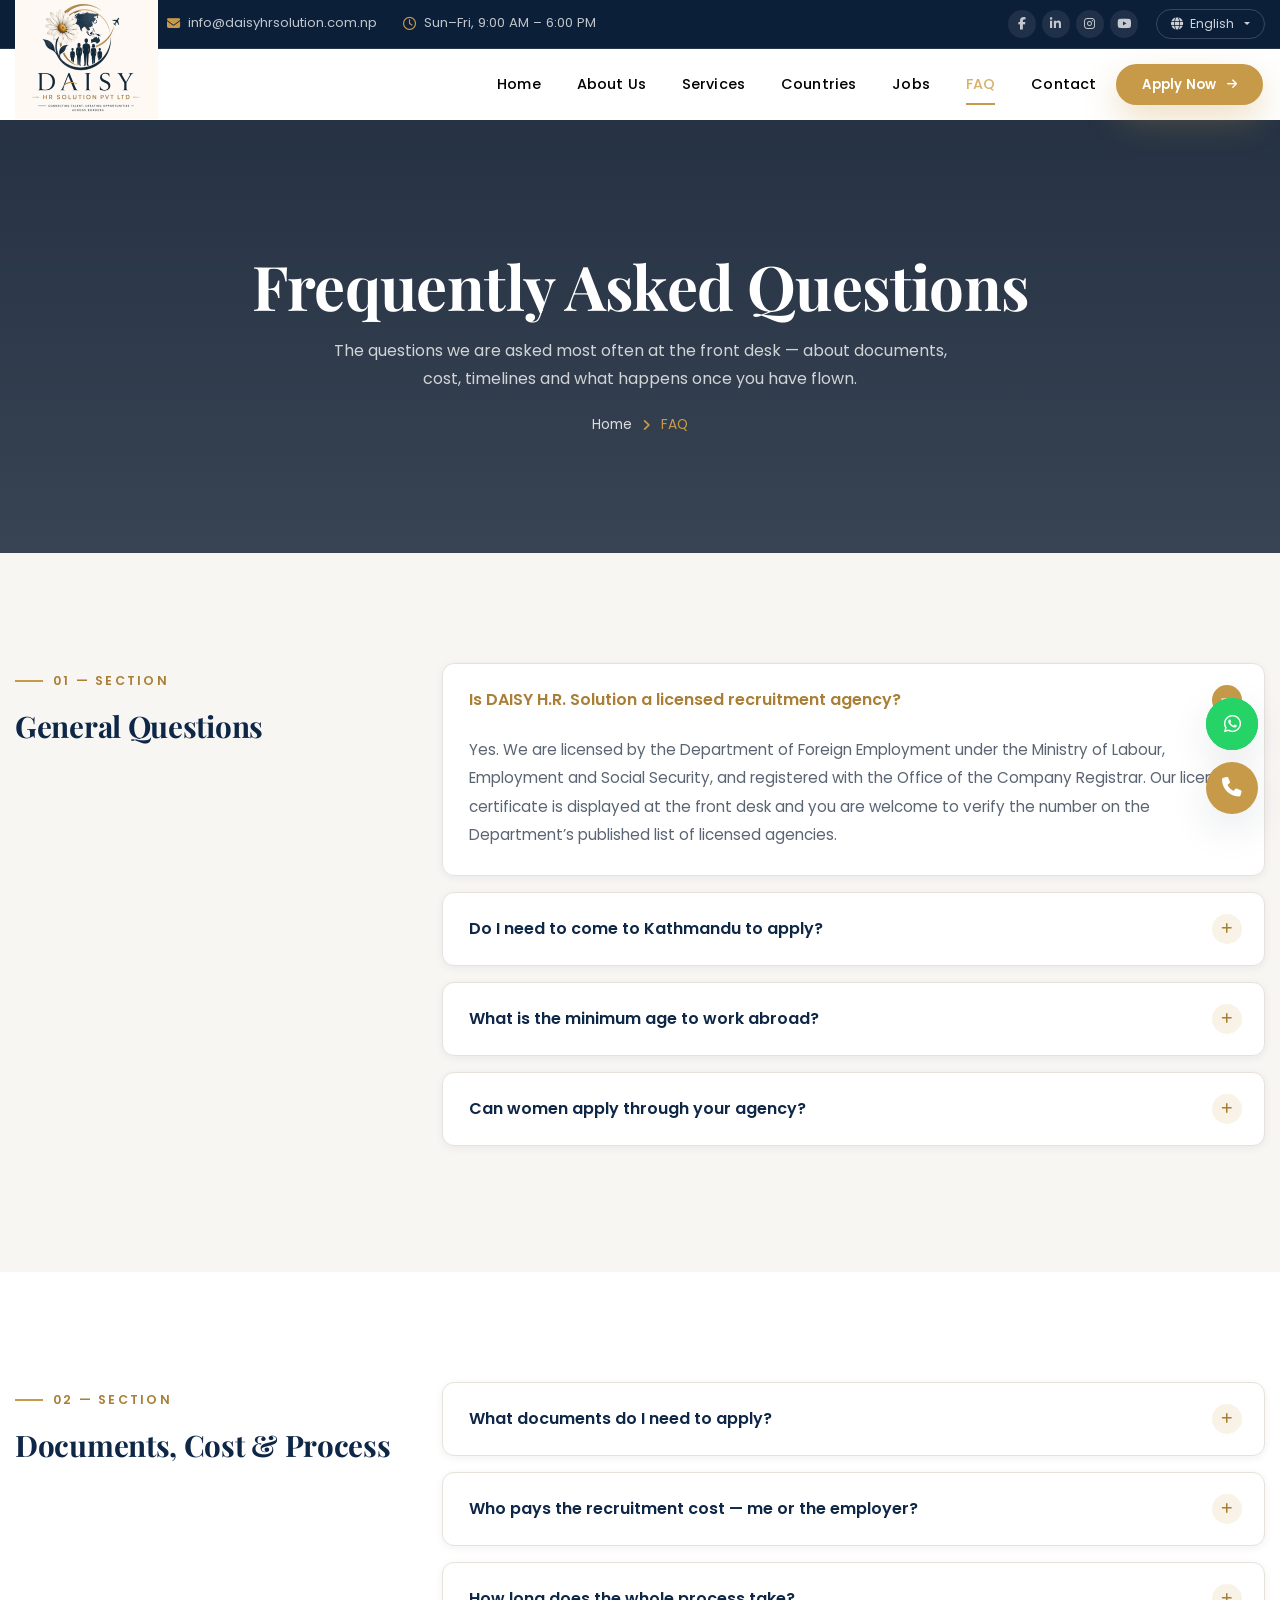
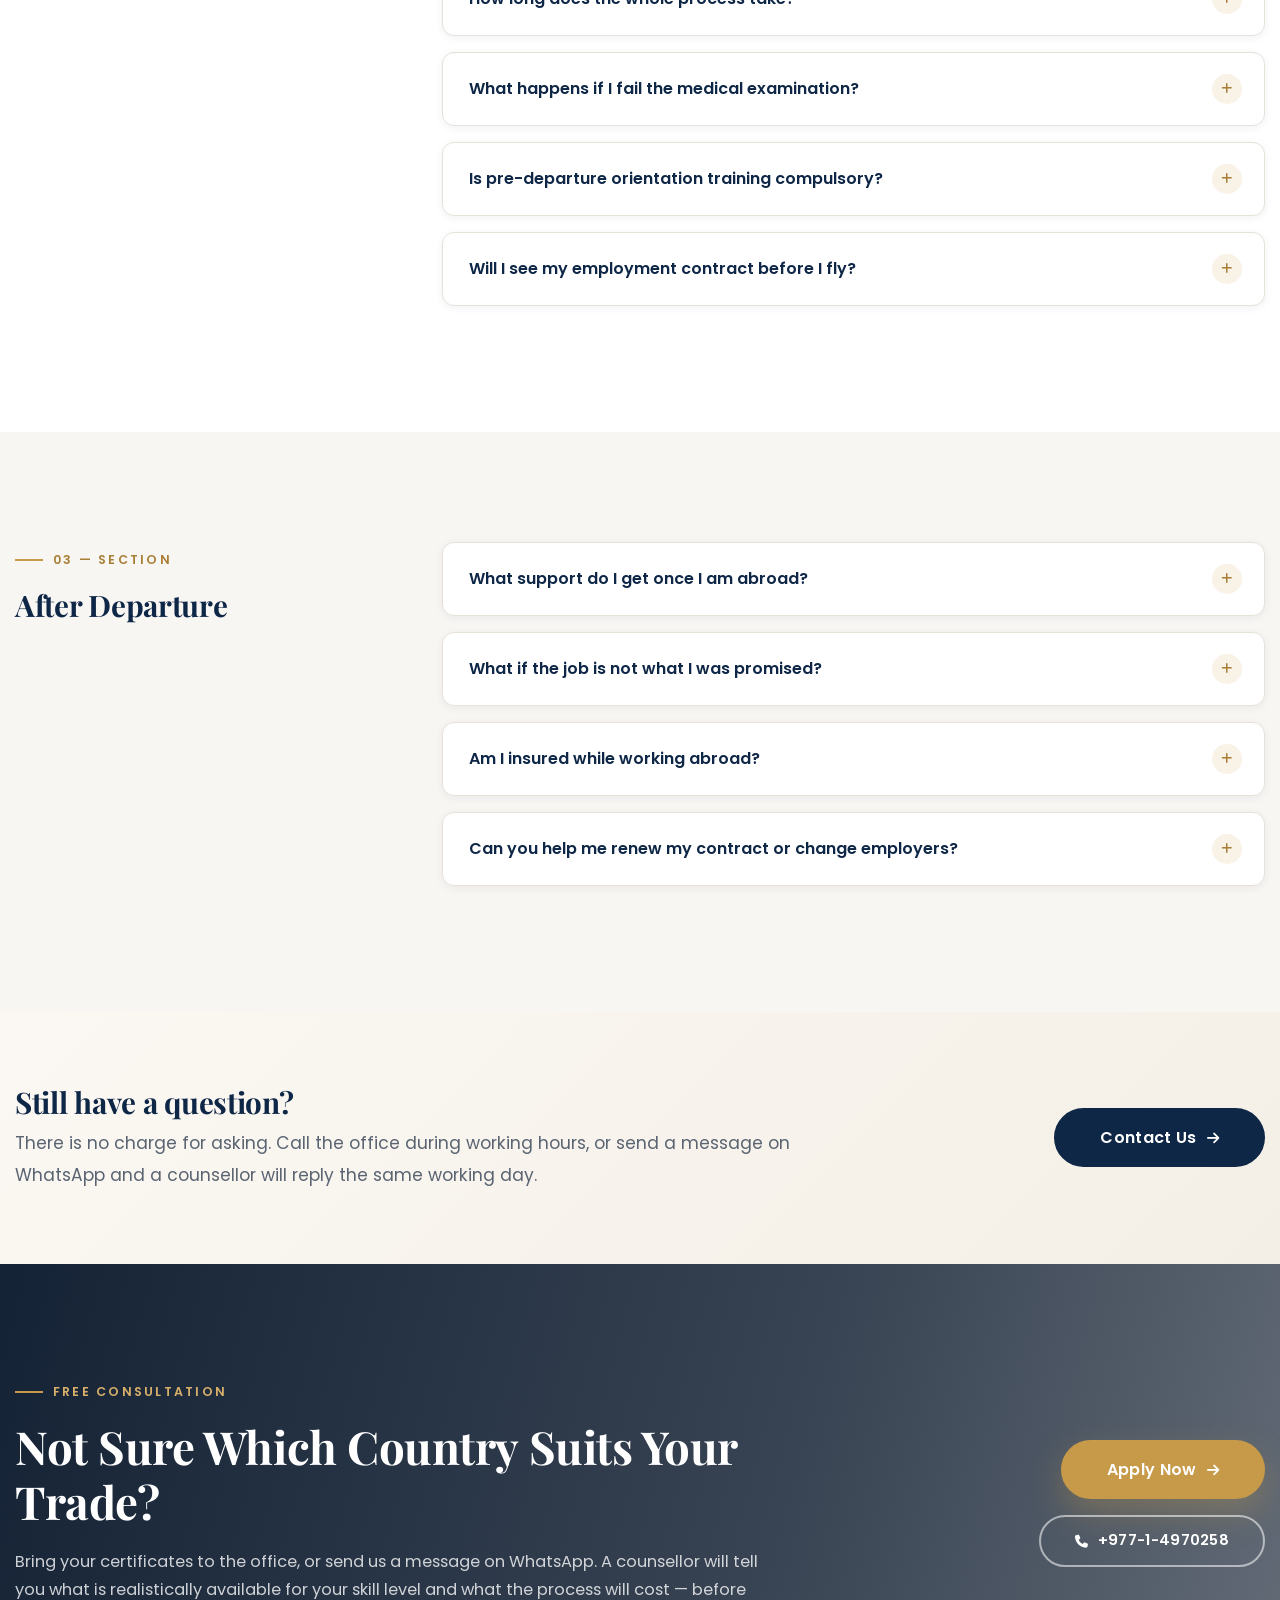
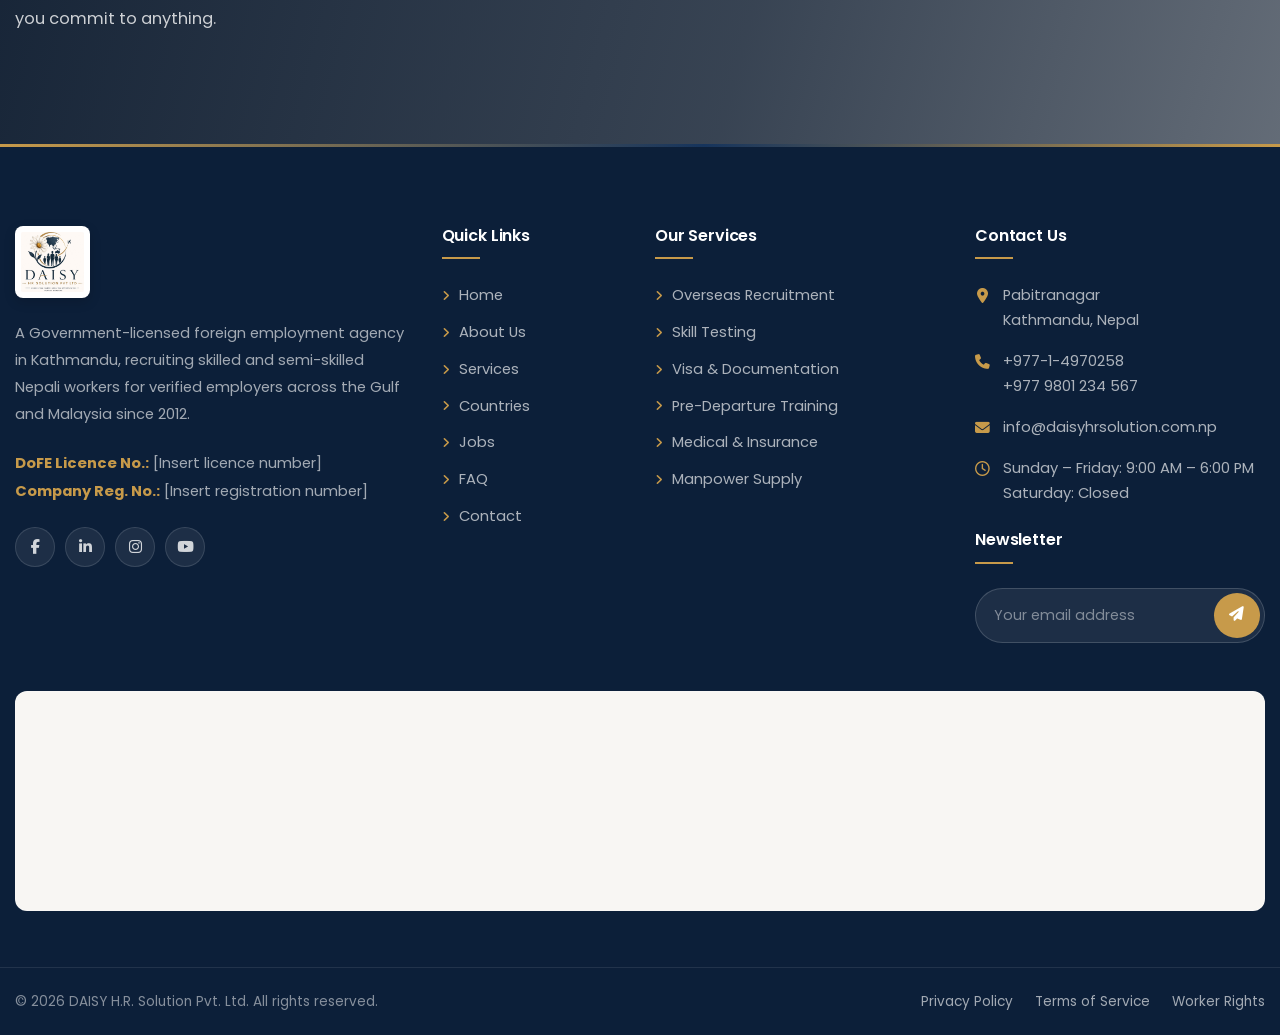
<file: faq.html>
<!DOCTYPE html>
<html lang="en">

<head>
    <!-- ==================================================================
         DAISY H.R. SOLUTION PVT. LTD. — FAQ
         Laravel target: resources/views/faq.blade.php
                         @extends('layouts.app') @section('content') …
         ================================================================== -->

    <meta charset="utf-8">
    <meta http-equiv="X-UA-Compatible" content="IE=edge">
    <meta name="viewport" content="width=device-width, initial-scale=1, shrink-to-fit=no">

    <title>Frequently Asked Questions — Foreign Employment from Nepal | DAISY H.R. Solution</title>
    <meta name="description"
        content="Answers to the questions Nepali workers ask most about going abroad: documents, cost, medical, orientation training, contracts, insurance and support after departure.">
    <meta name="author" content="DAISY H.R. Solution Pvt. Ltd.">
    <meta name="robots" content="index, follow">
    <link rel="canonical" href="https://www.daisyhrsolution.com.np/faq.html">

    <!-- Open Graph -->
    <meta property="og:type" content="website">
    <meta property="og:site_name" content="DAISY H.R. Solution Pvt. Ltd.">
    <meta property="og:title"
        content="Frequently Asked Questions — Foreign Employment from Nepal | DAISY H.R. Solution">
    <meta property="og:description"
        content="Answers to the questions Nepali workers ask most about going abroad: documents, cost, medical, orientation training, contracts, insurance and support after departure.">
    <meta property="og:url" content="https://www.daisyhrsolution.com.np/faq.html">
    <meta property="og:image"
        content="https://images.unsplash.com/photo-1516321318423-f06f85e504b3?auto=format&fit=crop&w=1600&q=80">
    <meta property="og:locale" content="en_US">

    <!-- Twitter -->
    <meta name="twitter:card" content="summary_large_image">
    <meta name="twitter:title"
        content="Frequently Asked Questions — Foreign Employment from Nepal | DAISY H.R. Solution">
    <meta name="twitter:description"
        content="Answers to the questions Nepali workers ask most about going abroad: documents, cost, medical, orientation training, contracts, insurance and support after departure.">
    <meta name="twitter:image"
        content="https://images.unsplash.com/photo-1516321318423-f06f85e504b3?auto=format&fit=crop&w=1600&q=80">

    <meta name="theme-color" content="#0F2747">
    <link rel="icon" type="image/svg+xml" href="assets/images/logo.jpeg">

    <!-- Fonts -->
    <link rel="preconnect" href="https://fonts.googleapis.com">
    <link rel="preconnect" href="https://fonts.gstatic.com" crossorigin>
    <link
        href="https://fonts.googleapis.com/css2?family=Playfair+Display:wght@500;600;700&family=Poppins:wght@300;400;500;600;700&display=swap"
        rel="stylesheet">

    <!-- Icons -->
    <link rel="stylesheet" href="https://cdnjs.cloudflare.com/ajax/libs/font-awesome/6.5.2/css/all.min.css"
        integrity="sha512-SnH5WK+bZxgPHs44uWIX+LLJAJ9/2PkPKZ5QiAj6Ta86w+fsb2TkcmfRyVX3pBnMFcV7oQPJkl9QevSCWr3W6A=="
        crossorigin="anonymous" referrerpolicy="no-referrer">

    <!-- Vendor styles -->
    <link rel="stylesheet" href="assets/css/bootstrap.min.css">
    <link rel="stylesheet" href="assets/css/slick.css">
    <link rel="stylesheet" href="assets/css/slick-theme.css">
    <link rel="stylesheet" href="assets/css/aos.css">

    <!-- Project styles (always last so it can override vendors) -->
    <link rel="stylesheet" href="assets/css/style.css">

    <!-- Breadcrumb structured data -->

</head>

<body>

    <a class="skip-link" href="#main-content">Skip to main content</a>

    <!-- ======================================================================
     PRELOADER
     ====================================================================== -->
    <div class="preloader js-preloader" role="status" aria-label="Loading">
        <div class="preloader__spinner"></div>
    </div>


    <div class="site-top site-top--solid">

        <!-- ======================================================================
     TOP BAR
     Laravel: @include('partials.topbar')
     ====================================================================== -->
        <div class="topbar d-none d-md-block">
            <div class="container">
                <div class="row align-items-center">
                    <div class="col-lg-8 col-md-7">
                        <ul class="topbar__list">
                            <li class="topbar__item">
                                <i class="fa-solid fa-phone" aria-hidden="true"></i>
                                <a href="tel:+97714970258">+977-1-4970258</a>
                            </li>
                            <li class="topbar__item">
                                <i class="fa-solid fa-envelope" aria-hidden="true"></i>
                                <a href="mailto:info@daisyhrsolution.com.np">info@daisyhrsolution.com.np</a>
                            </li>
                            <li class="topbar__item d-none d-lg-inline-flex">
                                <i class="fa-regular fa-clock" aria-hidden="true"></i>
                                <span>Sun&ndash;Fri, 9:00 AM &ndash; 6:00 PM</span>
                            </li>
                        </ul>
                    </div>
                    <div class="col-lg-4 col-md-5">
                        <ul class="topbar__list topbar__list--right">
                            <li class="topbar__social">
                                <a href="https://www.facebook.com/daisyhrsolution" target="_blank" rel="noopener"
                                    aria-label="DAISY H.R. Solution on Facebook"><i class="fa-brands fa-facebook-f"
                                        aria-hidden="true"></i></a>
                                <a href="https://www.linkedin.com/company/daisyhrsolution" target="_blank"
                                    rel="noopener" aria-label="DAISY H.R. Solution on LinkedIn"><i
                                        class="fa-brands fa-linkedin-in" aria-hidden="true"></i></a>
                                <a href="https://www.instagram.com/daisyhrsolution" target="_blank" rel="noopener"
                                    aria-label="DAISY H.R. Solution on Instagram"><i class="fa-brands fa-instagram"
                                        aria-hidden="true"></i></a>
                                <a href="https://www.youtube.com/@daisyhrsolution" target="_blank" rel="noopener"
                                    aria-label="DAISY H.R. Solution on YouTube"><i class="fa-brands fa-youtube"
                                        aria-hidden="true"></i></a>
                            </li>
                            <li class="topbar__lang dropdown">
                                <button class="dropdown-toggle" type="button" id="languageMenu" data-toggle="dropdown"
                                    aria-haspopup="true" aria-expanded="false">
                                    <i class="fa-solid fa-globe" aria-hidden="true"></i> English
                                </button>
                                <div class="dropdown-menu dropdown-menu-right" aria-labelledby="languageMenu">
                                    <a class="dropdown-item is-active" href="#">English</a>
                                    <a class="dropdown-item" href="#">&#2344;&#2375;&#2346;&#2366;&#2354;&#2368;
                                        (Nepali)</a>
                                    <a class="dropdown-item" href="#">&#1575;&#1604;&#1593;&#1585;&#1576;&#1610;&#1577;
                                        (Arabic)</a>
                                </div>
                            </li>
                        </ul>
                    </div>
                </div>
            </div>
        </div>

        <!-- ======================================================================
     HEADER / NAVIGATION
     Laravel: @include('partials.header') → @include('partials.navbar')
     ====================================================================== -->
        <header class="site-header site-header--solid js-header">
            <div class="container">
                <nav class="navbar navbar-expand-lg navbar-daisy js-navbar p-0" aria-label="Main navigation">

                    <a class="navbar-brand" href="index.html">
                        <img src="assets/images/logo.jpeg" alt="DAISY H.R. Solution Pvt. Ltd." class="brand-logo--light"
                            width="71" height="68">
                        <img src="assets/images/logo.jpeg" alt="DAISY H.R. Solution Pvt. Ltd." class="brand-logo--dark"
                            width="71" height="68">
                    </a>

                    <button class="navbar-toggler" type="button" data-toggle="collapse" data-target="#mainNav"
                        aria-controls="mainNav" aria-expanded="false" aria-label="Toggle navigation">
                        <i class="fa-solid fa-bars" aria-hidden="true"></i>
                    </button>

                    <div class="collapse navbar-collapse justify-content-end" id="mainNav">
                        <ul class="navbar-nav align-items-lg-center">
                            <li class="nav-item"><a class="nav-link" href="index.html">Home</a></li>
                            <li class="nav-item"><a class="nav-link" href="about.html">About Us</a></li>

                            <li class="nav-item dropdown">
                                <a class="nav-link dropdown-toggle" href="services.html" id="servicesDropdown"
                                    role="button" data-toggle="dropdown" aria-haspopup="true"
                                    aria-expanded="false">Services</a>
                                <div class="dropdown-menu" aria-labelledby="servicesDropdown">
                                    <a class="dropdown-item" href="services.html#recruitment">Overseas Recruitment</a>
                                    <a class="dropdown-item" href="services.html#skill-testing">Skill Testing &amp;
                                        Trade Verification</a>
                                    <a class="dropdown-item" href="services.html#documentation">Documentation &amp; Visa
                                        Processing</a>
                                    <a class="dropdown-item" href="services.html#orientation">Pre-Departure
                                        Orientation</a>
                                    <a class="dropdown-item" href="services.html#medical">Medical &amp; Insurance</a>
                                    <a class="dropdown-item" href="services.html#employers">Manpower Supply for
                                        Employers</a>
                                </div>
                            </li>

                            <li class="nav-item dropdown">
                                <a class="nav-link dropdown-toggle" href="countries.html" id="countriesDropdown"
                                    role="button" data-toggle="dropdown" aria-haspopup="true"
                                    aria-expanded="false">Countries</a>
                                <div class="dropdown-menu" aria-labelledby="countriesDropdown">
                                    <a class="dropdown-item" href="countries.html#qatar">Qatar</a>
                                    <a class="dropdown-item" href="countries.html#saudi-arabia">Saudi Arabia</a>
                                    <a class="dropdown-item" href="countries.html#uae">United Arab Emirates</a>
                                    <a class="dropdown-item" href="countries.html#kuwait">Kuwait</a>
                                    <a class="dropdown-item" href="countries.html#malaysia">Malaysia</a>
                                    <a class="dropdown-item" href="countries.html#oman">Oman</a>
                                    <a class="dropdown-item" href="countries.html#bahrain">Bahrain</a>
                                </div>
                            </li>

                            <li class="nav-item"><a class="nav-link" href="jobs.html">Jobs</a></li>
                            <li class="nav-item active"><a class="nav-link" href="faq.html">FAQ</a></li>
                            <li class="nav-item"><a class="nav-link" href="contact.html">Contact</a></li>

                            <li class="nav-item navbar-cta">
                                <a href="contact.html#apply" class="btn-daisy btn-gold btn-sm-daisy">
                                    Apply Now <i class="fa-solid fa-arrow-right" aria-hidden="true"></i>
                                </a>
                            </li>
                        </ul>
                    </div>
                </nav>
            </div>
        </header>
    </div><!-- /.site-top -->

    <main id="main-content">

        <!-- ======================================================================
     PAGE HERO
     Laravel: @include('partials.page-hero', ['title' => …, 'image' => …])
     ====================================================================== -->
        <section class="page-hero bg-cover"
            style="background-image:url('https://images.unsplash.com/photo-1516321318423-f06f85e504b3?auto=format&fit=crop&w=1600&q=80');"
            aria-label="Page heading">
            <div class="container page-hero__inner">
                <h1 class="page-hero__title" data-aos="fade-up">Frequently Asked Questions</h1>
                <p class="page-hero__text" data-aos="fade-up" data-aos-delay="100">The questions we are asked most often
                    at the front desk — about documents, cost, timelines and what happens once you have flown.</p>
                <nav aria-label="Breadcrumb">
                    <ol class="breadcrumb-daisy" data-aos="fade-up" data-aos-delay="200">
                        <li><a href="index.html">Home</a></li>
                        <li class="is-current" aria-current="page">FAQ</li>
                    </ol>
                </nav>
            </div>
        </section>


        <section class="section bg-cream" id="general">
            <div class="container">
                <div class="row">
                    <div class="col-lg-4 mb-4 mb-lg-0" data-aos="fade-right">
                        <div class="section-head mb-0">
                            <span class="section-eyebrow">01 &mdash; Section</span>
                            <h2 class="section-title h3">General Questions</h2>
                        </div>
                    </div>
                    <div class="col-lg-8" data-aos="fade-left">
                        <div class="faq-accordion" id="acc-general">
                            <div class="card">
                                <div class="card-header" id="head-general0">
                                    <button class="faq-btn" type="button" data-toggle="collapse"
                                        data-target="#panel-general0" aria-expanded="true"
                                        aria-controls="panel-general0">
                                        Is DAISY H.R. Solution a licensed recruitment agency?
                                    </button>
                                </div>
                                <div id="panel-general0" class="collapse show" aria-labelledby="head-general0"
                                    data-parent="#acc-general">
                                    <div class="card-body">Yes. We are licensed by the Department of Foreign Employment
                                        under the Ministry of Labour, Employment and Social Security, and registered
                                        with the Office of the Company Registrar. Our licence certificate is displayed
                                        at the front desk and you are welcome to verify the number on the
                                        Department&rsquo;s published list of licensed agencies.</div>
                                </div>
                            </div>
                            <div class="card">
                                <div class="card-header" id="head-general1">
                                    <button class="faq-btn collapsed" type="button" data-toggle="collapse"
                                        data-target="#panel-general1" aria-expanded="false"
                                        aria-controls="panel-general1">
                                        Do I need to come to Kathmandu to apply?
                                    </button>
                                </div>
                                <div id="panel-general1" class="collapse" aria-labelledby="head-general1"
                                    data-parent="#acc-general">
                                    <div class="card-body">For the first consultation, no &mdash; you can call or send
                                        your documents on WhatsApp. But the trade test, the employer interview, the
                                        medical examination and the orientation class all take place in the Kathmandu
                                        valley, so plan for at least two visits before departure.</div>
                                </div>
                            </div>
                            <div class="card">
                                <div class="card-header" id="head-general2">
                                    <button class="faq-btn collapsed" type="button" data-toggle="collapse"
                                        data-target="#panel-general2" aria-expanded="false"
                                        aria-controls="panel-general2">
                                        What is the minimum age to work abroad?
                                    </button>
                                </div>
                                <div id="panel-general2" class="collapse" aria-labelledby="head-general2"
                                    data-parent="#acc-general">
                                    <div class="card-body">You must be at least 18 years old for most destinations, and
                                        some employers and countries set a higher minimum for particular trades. Certain
                                        roles also have upper age limits set by the employer, usually between 45 and 50.
                                    </div>
                                </div>
                            </div>
                            <div class="card">
                                <div class="card-header" id="head-general3">
                                    <button class="faq-btn collapsed" type="button" data-toggle="collapse"
                                        data-target="#panel-general3" aria-expanded="false"
                                        aria-controls="panel-general3">
                                        Can women apply through your agency?
                                    </button>
                                </div>
                                <div id="panel-general3" class="collapse" aria-labelledby="head-general3"
                                    data-parent="#acc-general">
                                    <div class="card-body">Yes, for job categories and destinations permitted under
                                        current Nepali regulations, primarily in hospitality, housekeeping, retail and
                                        factory work. We explain the applicable rules and the specific employer&rsquo;s
                                        accommodation and safety arrangements before any female candidate commits to a
                                        job order.</div>
                                </div>
                            </div>
                        </div>
                    </div>
                </div>
            </div>
        </section>


        <section class="section bg-white" id="documents">
            <div class="container">
                <div class="row">
                    <div class="col-lg-4 mb-4 mb-lg-0" data-aos="fade-right">
                        <div class="section-head mb-0">
                            <span class="section-eyebrow">02 &mdash; Section</span>
                            <h2 class="section-title h3">Documents, Cost &amp; Process</h2>
                        </div>
                    </div>
                    <div class="col-lg-8" data-aos="fade-left">
                        <div class="faq-accordion" id="acc-documents">
                            <div class="card">
                                <div class="card-header" id="head-documents0">
                                    <button class="faq-btn collapsed" type="button" data-toggle="collapse"
                                        data-target="#panel-documents0" aria-expanded="false"
                                        aria-controls="panel-documents0">
                                        What documents do I need to apply?
                                    </button>
                                </div>
                                <div id="panel-documents0" class="collapse" aria-labelledby="head-documents0"
                                    data-parent="#acc-documents">
                                    <div class="card-body">A Nepali passport valid for at least six months, your
                                        citizenship certificate, passport-size photographs on a white background, and
                                        any trade certificates or experience letters you hold. Technical certificates
                                        matter &mdash; they directly affect the grade and salary an employer will offer
                                        you.</div>
                                </div>
                            </div>
                            <div class="card">
                                <div class="card-header" id="head-documents1">
                                    <button class="faq-btn collapsed" type="button" data-toggle="collapse"
                                        data-target="#panel-documents1" aria-expanded="false"
                                        aria-controls="panel-documents1">
                                        Who pays the recruitment cost &mdash; me or the employer?
                                    </button>
                                </div>
                                <div id="panel-documents1" class="collapse" aria-labelledby="head-documents1"
                                    data-parent="#acc-documents">
                                    <div class="card-body">For most job orders we accept, the employer bears the visa,
                                        air ticket and recruitment cost. Where a service charge is legally payable by
                                        the worker, it stays within the ceiling fixed by the Government of Nepal and you
                                        receive an official numbered receipt. If anyone asks you for money outside our
                                        office counter, report it to us immediately.</div>
                                </div>
                            </div>
                            <div class="card">
                                <div class="card-header" id="head-documents2">
                                    <button class="faq-btn collapsed" type="button" data-toggle="collapse"
                                        data-target="#panel-documents2" aria-expanded="false"
                                        aria-controls="panel-documents2">
                                        How long does the whole process take?
                                    </button>
                                </div>
                                <div id="panel-documents2" class="collapse" aria-labelledby="head-documents2"
                                    data-parent="#acc-documents">
                                    <div class="card-body">Usually 30 to 60 days from selection to departure. The
                                        medical takes three to seven days, visa stamping depends on the destination
                                        embassy, and the labour permit is normally issued within a week of a complete
                                        file. Festival periods and destination-country holidays can extend this.</div>
                                </div>
                            </div>
                            <div class="card">
                                <div class="card-header" id="head-documents3">
                                    <button class="faq-btn collapsed" type="button" data-toggle="collapse"
                                        data-target="#panel-documents3" aria-expanded="false"
                                        aria-controls="panel-documents3">
                                        What happens if I fail the medical examination?
                                    </button>
                                </div>
                                <div id="panel-documents3" class="collapse" aria-labelledby="head-documents3"
                                    data-parent="#acc-documents">
                                    <div class="card-body">A medically unfit result is usually specific to one
                                        condition, and in many cases it can be treated and re-tested. We tell you
                                        exactly what the report said, arrange a re-medical where the condition allows
                                        it, and do not charge you again for our own service if the file has to be
                                        restarted.</div>
                                </div>
                            </div>
                            <div class="card">
                                <div class="card-header" id="head-documents4">
                                    <button class="faq-btn collapsed" type="button" data-toggle="collapse"
                                        data-target="#panel-documents4" aria-expanded="false"
                                        aria-controls="panel-documents4">
                                        Is pre-departure orientation training compulsory?
                                    </button>
                                </div>
                                <div id="panel-documents4" class="collapse" aria-labelledby="head-documents4"
                                    data-parent="#acc-documents">
                                    <div class="card-body">Yes. Every worker leaving Nepal for foreign employment must
                                        complete the approved orientation programme and hold the certificate before a
                                        labour permit is issued. We book your class at a registered training institute
                                        and confirm the schedule with you in advance.</div>
                                </div>
                            </div>
                            <div class="card">
                                <div class="card-header" id="head-documents5">
                                    <button class="faq-btn collapsed" type="button" data-toggle="collapse"
                                        data-target="#panel-documents5" aria-expanded="false"
                                        aria-controls="panel-documents5">
                                        Will I see my employment contract before I fly?
                                    </button>
                                </div>
                                <div id="panel-documents5" class="collapse" aria-labelledby="head-documents5"
                                    data-parent="#acc-documents">
                                    <div class="card-body">Always. You receive a copy of the contract showing the
                                        employer, job title, basic salary, overtime terms, contract period,
                                        accommodation and food arrangements &mdash; and we go through it with you in
                                        Nepali before you sign anything.</div>
                                </div>
                            </div>
                        </div>
                    </div>
                </div>
            </div>
        </section>


        <section class="section bg-cream" id="after">
            <div class="container">
                <div class="row">
                    <div class="col-lg-4 mb-4 mb-lg-0" data-aos="fade-right">
                        <div class="section-head mb-0">
                            <span class="section-eyebrow">03 &mdash; Section</span>
                            <h2 class="section-title h3">After Departure</h2>
                        </div>
                    </div>
                    <div class="col-lg-8" data-aos="fade-left">
                        <div class="faq-accordion" id="acc-after">
                            <div class="card">
                                <div class="card-header" id="head-after0">
                                    <button class="faq-btn collapsed" type="button" data-toggle="collapse"
                                        data-target="#panel-after0" aria-expanded="false" aria-controls="panel-after0">
                                        What support do I get once I am abroad?
                                    </button>
                                </div>
                                <div id="panel-after0" class="collapse" aria-labelledby="head-after0"
                                    data-parent="#acc-after">
                                    <div class="card-body">You leave with the name and direct number of a support
                                        contact in our Kathmandu office. That person keeps your contract on file and
                                        takes up problems with the employer directly &mdash; salary delays, roster
                                        changes, accommodation issues or documentation renewals.</div>
                                </div>
                            </div>
                            <div class="card">
                                <div class="card-header" id="head-after1">
                                    <button class="faq-btn collapsed" type="button" data-toggle="collapse"
                                        data-target="#panel-after1" aria-expanded="false" aria-controls="panel-after1">
                                        What if the job is not what I was promised?
                                    </button>
                                </div>
                                <div id="panel-after1" class="collapse" aria-labelledby="head-after1"
                                    data-parent="#acc-after">
                                    <div class="card-body">Contact our support desk first. The contract you signed is on
                                        file here and we raise the discrepancy with the employer. If it is not resolved,
                                        we help you file a complaint with the Department of Foreign Employment and,
                                        where applicable, claim through the Foreign Employment Welfare Fund and your
                                        insurance policy.</div>
                                </div>
                            </div>
                            <div class="card">
                                <div class="card-header" id="head-after2">
                                    <button class="faq-btn collapsed" type="button" data-toggle="collapse"
                                        data-target="#panel-after2" aria-expanded="false" aria-controls="panel-after2">
                                        Am I insured while working abroad?
                                    </button>
                                </div>
                                <div id="panel-after2" class="collapse" aria-labelledby="head-after2"
                                    data-parent="#acc-after">
                                    <div class="card-body">Yes. Foreign employment insurance is mandatory and is
                                        arranged before your labour permit is issued. You are also registered with the
                                        Foreign Employment Welfare Fund, which supports workers and their families in
                                        cases of serious illness, injury, death or emergency repatriation.</div>
                                </div>
                            </div>
                            <div class="card">
                                <div class="card-header" id="head-after3">
                                    <button class="faq-btn collapsed" type="button" data-toggle="collapse"
                                        data-target="#panel-after3" aria-expanded="false" aria-controls="panel-after3">
                                        Can you help me renew my contract or change employers?
                                    </button>
                                </div>
                                <div id="panel-after3" class="collapse" aria-labelledby="head-after3"
                                    data-parent="#acc-after">
                                    <div class="card-body">We assist returning workers with contract renewals and with
                                        new placements when a contract ends. Changing employers while abroad is governed
                                        by the destination country&rsquo;s labour law, so speak to us before signing
                                        anything or leaving your current workplace.</div>
                                </div>
                            </div>
                        </div>
                    </div>
                </div>
            </div>
        </section>


        <!-- ======================================================================
     STILL HAVE QUESTIONS
     ====================================================================== -->
        <section class="section-sm bg-soft-gold">
            <div class="container">
                <div class="row align-items-center">
                    <div class="col-lg-8 mb-4 mb-lg-0" data-aos="fade-right">
                        <h2 class="h3 mb-2">Still have a question?</h2>
                        <p class="lead-text mb-0">
                            There is no charge for asking. Call the office during working hours, or send a
                            message on WhatsApp and a counsellor will reply the same working day.
                        </p>
                    </div>
                    <div class="col-lg-4 text-lg-right" data-aos="fade-left">
                        <a href="contact.html" class="btn-daisy btn-navy btn-lg-daisy">
                            Contact Us <i class="fa-solid fa-arrow-right" aria-hidden="true"></i>
                        </a>
                    </div>
                </div>
            </div>
        </section>


        <!-- ======================================================================
     CLOSING CTA
     Laravel: @include('partials.cta-band')
     ====================================================================== -->
        <section class="cta-band bg-parallax" id="consultation"
            style="background-image:url('https://images.unsplash.com/photo-1556388158-158ea5ccacbd?auto=format&fit=crop&w=1600&q=80');">
            <div class="container cta-band__inner">
                <div class="row align-items-center">
                    <div class="col-lg-8 mb-4 mb-lg-0" data-aos="fade-right">
                        <div class="section-head section-head--light mb-0">
                            <span class="section-eyebrow">Free Consultation</span>
                            <h2 class="section-title">Not Sure Which Country Suits Your Trade?</h2>
                            <p class="section-text">
                                Bring your certificates to the office, or send us a message on WhatsApp.
                                A counsellor will tell you what is realistically available for your skill
                                level and what the process will cost &mdash; before you commit to anything.
                            </p>
                        </div>
                    </div>
                    <div class="col-lg-4 text-lg-right" data-aos="fade-left">
                        <a href="contact.html#apply" class="btn-daisy btn-gold btn-lg-daisy mb-3">
                            Apply Now <i class="fa-solid fa-arrow-right" aria-hidden="true"></i>
                        </a><br>
                        <a href="tel:+97714970258" class="btn-daisy btn-outline-white">
                            <i class="fa-solid fa-phone" aria-hidden="true"></i> +977-1-4970258
                        </a>
                    </div>
                </div>
            </div>
        </section>


    </main>


    <!-- ======================================================================
     FOOTER
     Laravel: @include('partials.footer')
     ====================================================================== -->
    <footer class="site-footer">
        <div class="footer-main">
            <div class="container">
                <div class="row">

                    <div class="col-lg-4 col-md-6 mb-5 mb-lg-0">
                        <div class="footer-brand">
                            <img src="assets/images/logo.jpeg" alt="DAISY H.R. Solution Pvt. Ltd." width="75"
                                height="72" loading="lazy">
                        </div>
                        <p class="footer-about">
                            A Government-licensed foreign employment agency in Kathmandu, recruiting
                            skilled and semi-skilled Nepali workers for verified employers across the
                            Gulf and Malaysia since 2012.
                        </p>
                        <p class="footer-about mb-0">
                            <strong class="text-gold">DoFE Licence No.:</strong> [Insert licence number]<br>
                            <strong class="text-gold">Company Reg. No.:</strong> [Insert registration number]
                        </p>
                        <div class="footer-social">
                            <a href="https://www.facebook.com/daisyhrsolution" target="_blank" rel="noopener"
                                aria-label="Facebook"><i class="fa-brands fa-facebook-f" aria-hidden="true"></i></a>
                            <a href="https://www.linkedin.com/company/daisyhrsolution" target="_blank" rel="noopener"
                                aria-label="LinkedIn"><i class="fa-brands fa-linkedin-in" aria-hidden="true"></i></a>
                            <a href="https://www.instagram.com/daisyhrsolution" target="_blank" rel="noopener"
                                aria-label="Instagram"><i class="fa-brands fa-instagram" aria-hidden="true"></i></a>
                            <a href="https://www.youtube.com/@daisyhrsolution" target="_blank" rel="noopener"
                                aria-label="YouTube"><i class="fa-brands fa-youtube" aria-hidden="true"></i></a>
                        </div>
                    </div>

                    <div class="col-lg-2 col-md-6 col-6 mb-5 mb-lg-0">
                        <h2 class="footer-title h6">Quick Links</h2>
                        <ul class="footer-links">
                            <li><a href="index.html">Home</a></li>
                            <li><a href="about.html">About Us</a></li>
                            <li><a href="services.html">Services</a></li>
                            <li><a href="countries.html">Countries</a></li>
                            <li><a href="jobs.html">Jobs</a></li>
                            <li><a href="faq.html">FAQ</a></li>
                            <li><a href="contact.html">Contact</a></li>
                        </ul>
                    </div>

                    <div class="col-lg-3 col-md-6 col-6 mb-5 mb-lg-0">
                        <h2 class="footer-title h6">Our Services</h2>
                        <ul class="footer-links">
                            <li><a href="services.html#recruitment">Overseas Recruitment</a></li>
                            <li><a href="services.html#skill-testing">Skill Testing</a></li>
                            <li><a href="services.html#documentation">Visa &amp; Documentation</a></li>
                            <li><a href="services.html#orientation">Pre-Departure Training</a></li>
                            <li><a href="services.html#medical">Medical &amp; Insurance</a></li>
                            <li><a href="services.html#employers">Manpower Supply</a></li>
                        </ul>
                    </div>

                    <div class="col-lg-3 col-md-6">
                        <h2 class="footer-title h6">Contact Us</h2>
                        <ul class="footer-contact">
                            <li>
                                <i class="fa-solid fa-location-dot" aria-hidden="true"></i>
                                <span>Pabitranagar<br>Kathmandu, Nepal</span>
                            </li>
                            <li>
                                <i class="fa-solid fa-phone" aria-hidden="true"></i>
                                <span><a href="tel:+97714970258">+977-1-4970258</a><br><a href="tel:+9779801234567">+977
                                        9801 234 567</a></span>
                            </li>
                            <li>
                                <i class="fa-solid fa-envelope" aria-hidden="true"></i>
                                <span><a
                                        href="mailto:info@daisyhrsolution.com.np">info@daisyhrsolution.com.np</a></span>
                            </li>
                            <li>
                                <i class="fa-regular fa-clock" aria-hidden="true"></i>
                                <span>Sunday &ndash; Friday: 9:00 AM &ndash; 6:00 PM<br>Saturday: Closed</span>
                            </li>
                        </ul>

                        <h2 class="footer-title h6 mt-4">Newsletter</h2>
                        <!-- Laravel: <form action="{{ route('newsletter.store') }}" method="POST"> @csrf -->
                        <form class="newsletter-form js-newsletter" novalidate>
                            <label class="sr-only-text" for="newsletterEmail">Your email address</label>
                            <input type="email" id="newsletterEmail" name="email" placeholder="Your email address"
                                required>
                            <button type="submit" aria-label="Subscribe to the newsletter">
                                <i class="fa-solid fa-paper-plane" aria-hidden="true"></i>
                            </button>
                        </form>
                    </div>

                </div>

                <div class="row mt-5">
                    <div class="col-12">
                        <div class="map-frame map-frame--footer">
                            <iframe
                                src="https://maps.google.com/maps?q=Pabitranagar%2C%20Kathmandu%2C%20Nepal&t=&z=15&ie=UTF8&iwloc=&output=embed"
                                title="Map showing the DAISY H.R. Solution office in Pabitranagar, Kathmandu"
                                loading="lazy" referrerpolicy="no-referrer-when-downgrade" allowfullscreen></iframe>
                        </div>
                    </div>
                </div>
            </div>
        </div>

        <div class="footer-bottom">
            <div class="container">
                <div class="row align-items-center">
                    <div class="col-md-6">
                        <p class="mb-0">&copy; <span class="js-year">2026</span> DAISY H.R. Solution Pvt. Ltd. All
                            rights reserved.</p>
                    </div>
                    <div class="col-md-6">
                        <ul class="footer-legal">
                            <li><a href="#">Privacy Policy</a></li>
                            <li><a href="#">Terms of Service</a></li>
                            <li><a href="faq.html">Worker Rights</a></li>
                        </ul>
                    </div>
                </div>
            </div>
        </div>
    </footer>

    <!-- ======================================================================
     FLOATING ACTIONS
     Laravel: @include('partials.floating-actions')
     ====================================================================== -->
    <div class="float-stack">
        <a href="https://wa.me/9779801234567?text=Namaste%2C%20I%20would%20like%20to%20ask%20about%20overseas%20jobs."
            class="float-btn float-btn--whatsapp" target="_blank" rel="noopener" aria-label="Chat with us on WhatsApp">
            <i class="fa-brands fa-whatsapp" aria-hidden="true"></i>
        </a>
        <a href="tel:+97714970258" class="float-btn float-btn--call" aria-label="Call our office">
            <i class="fa-solid fa-phone" aria-hidden="true"></i>
        </a>
        <button type="button" class="float-btn float-btn--top js-back-to-top" aria-label="Back to top">
            <i class="fa-solid fa-arrow-up" aria-hidden="true"></i>
        </button>
    </div>


    <!-- ======================================================================
     SCRIPTS
     ====================================================================== -->
    <script src="assets/js/jquery.min.js"></script>
    <script src="assets/js/bootstrap.bundle.min.js"></script>
    <script src="assets/js/slick.min.js"></script>
    <script src="assets/js/aos.js"></script>
    <script src="assets/js/main.js"></script>

</body>

</html>
</file>
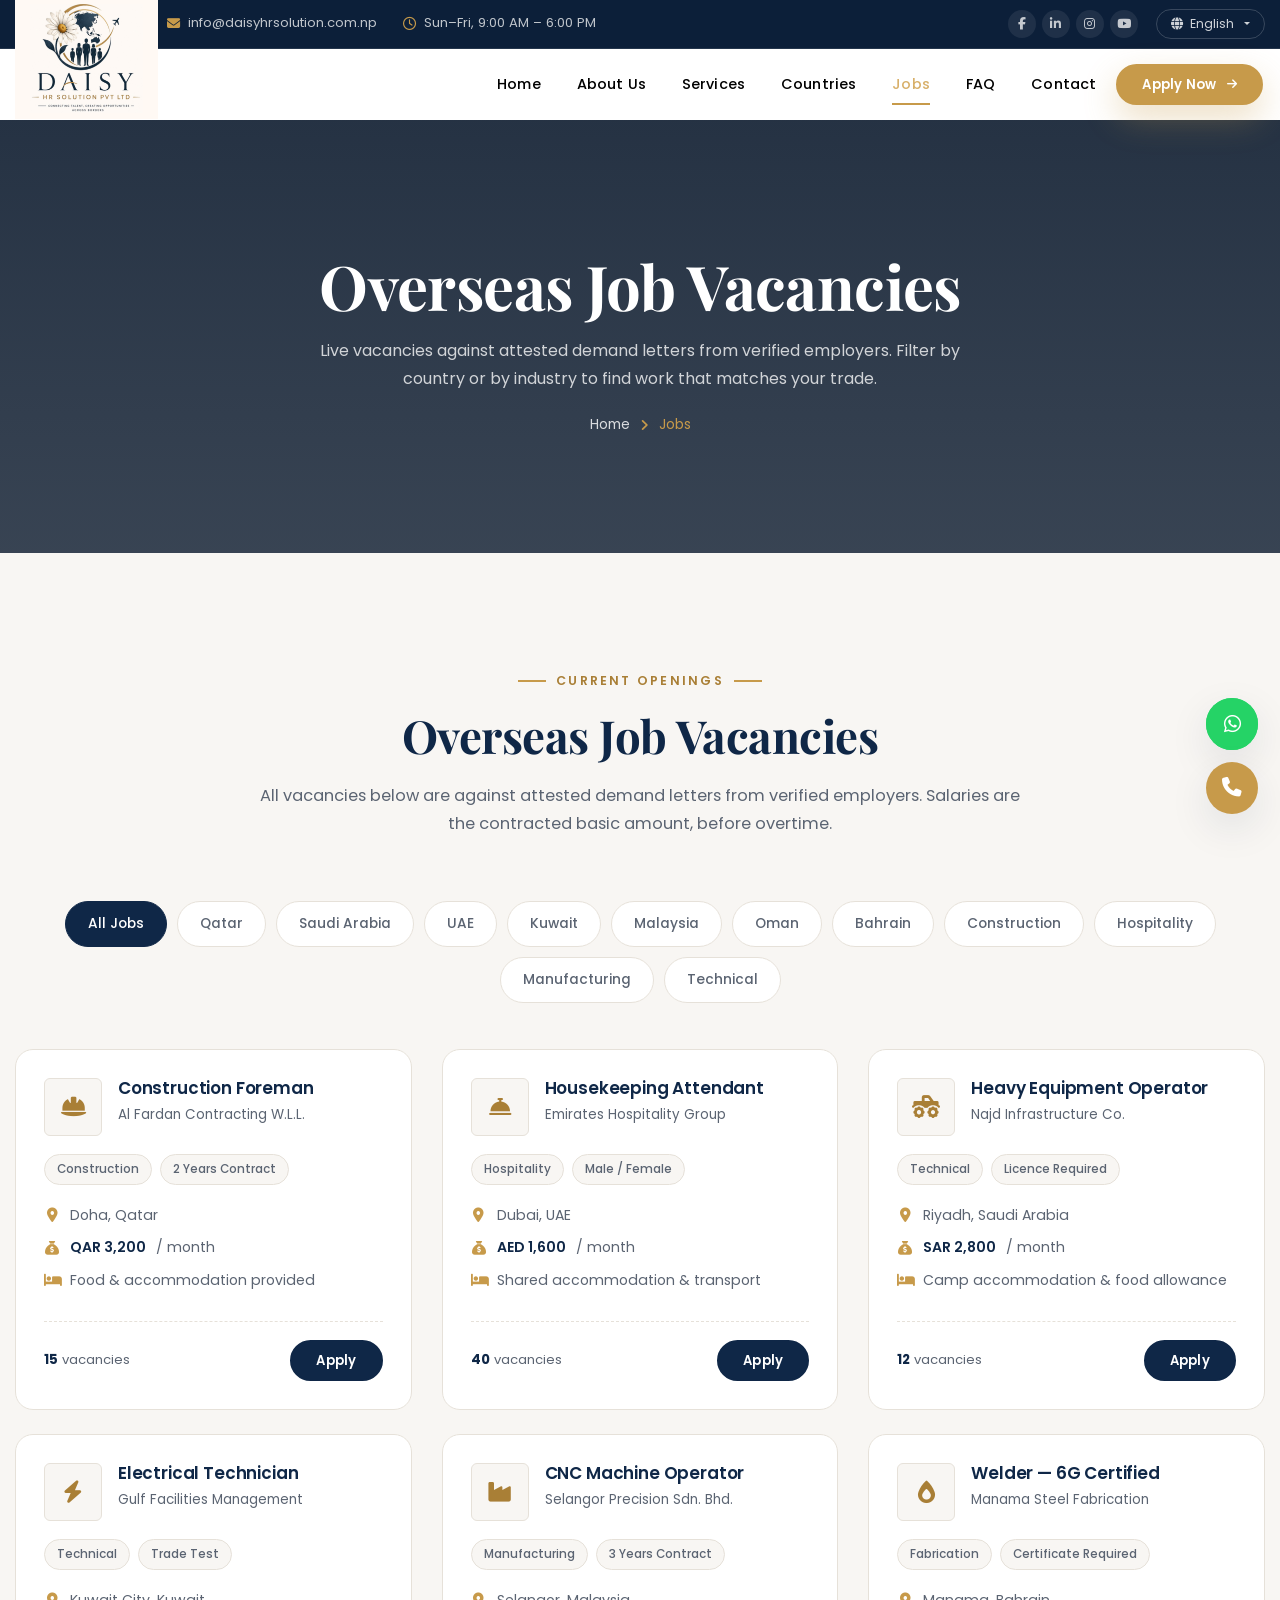
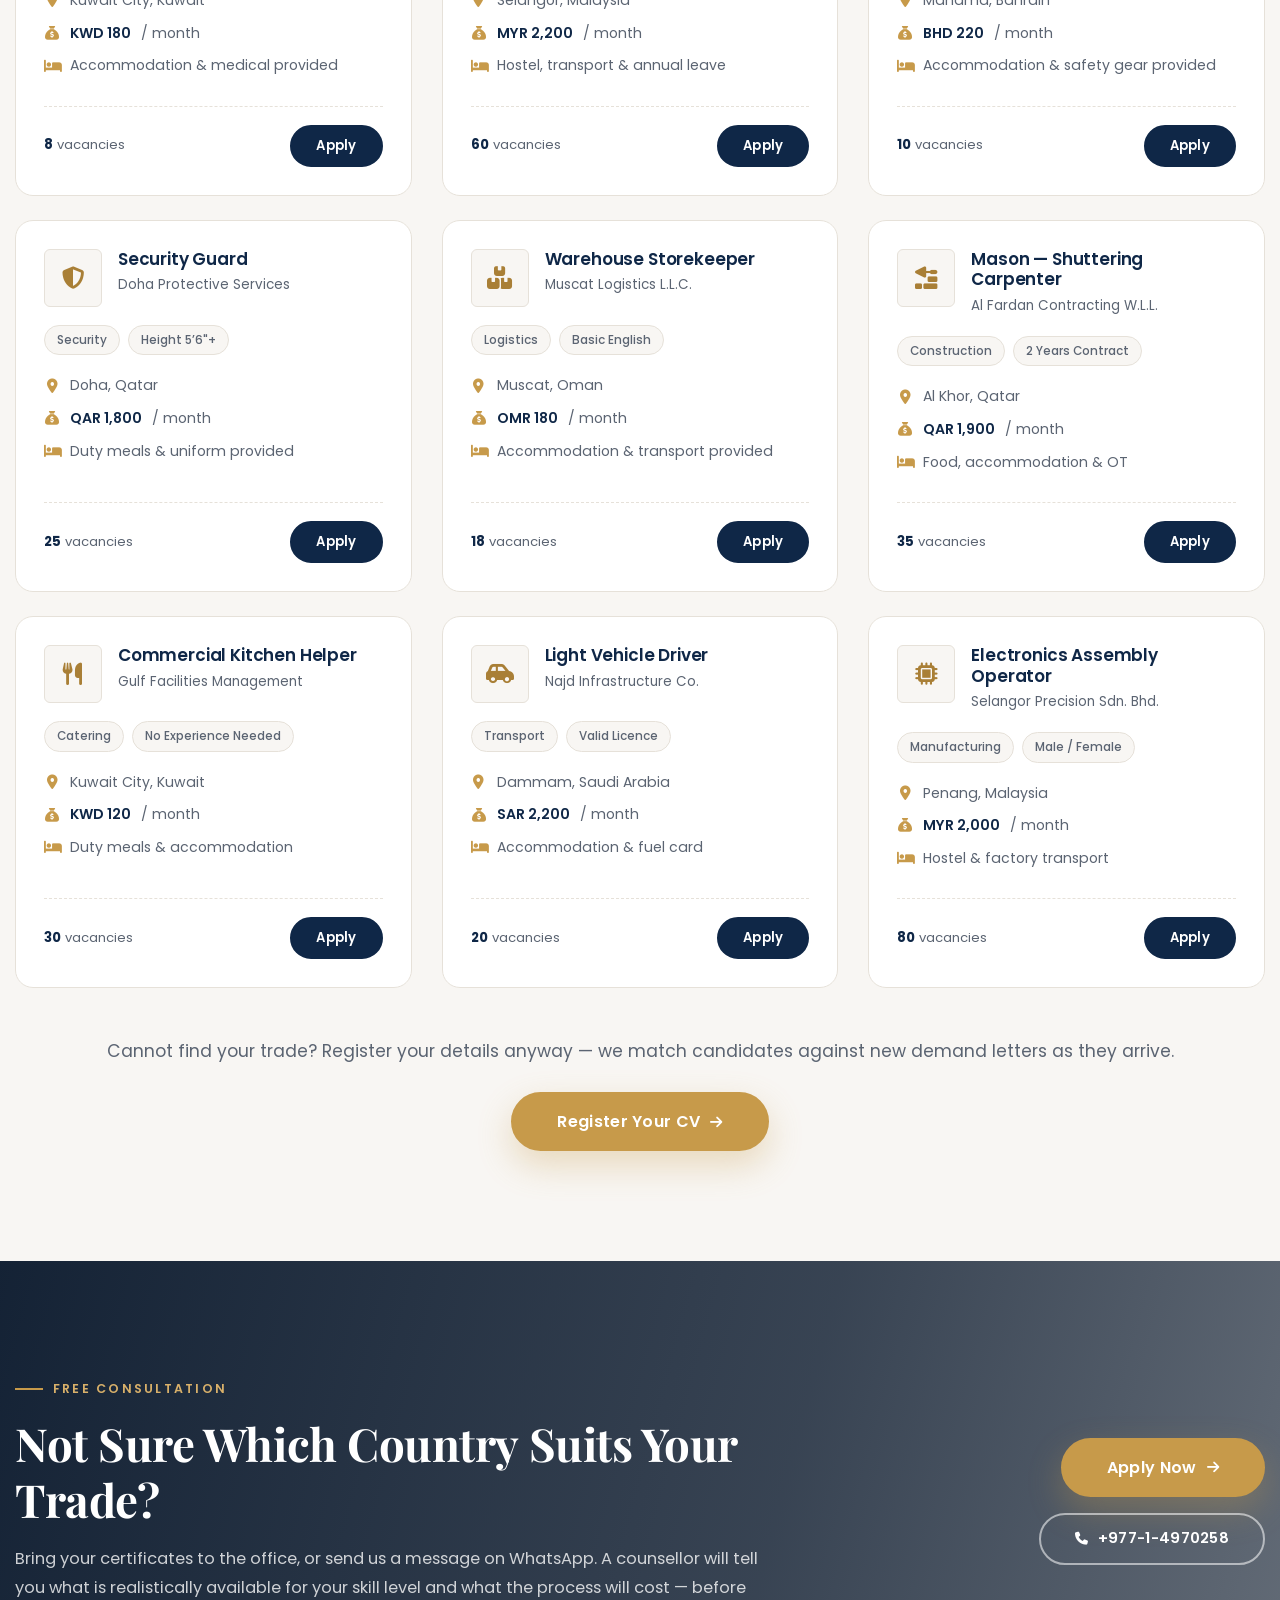
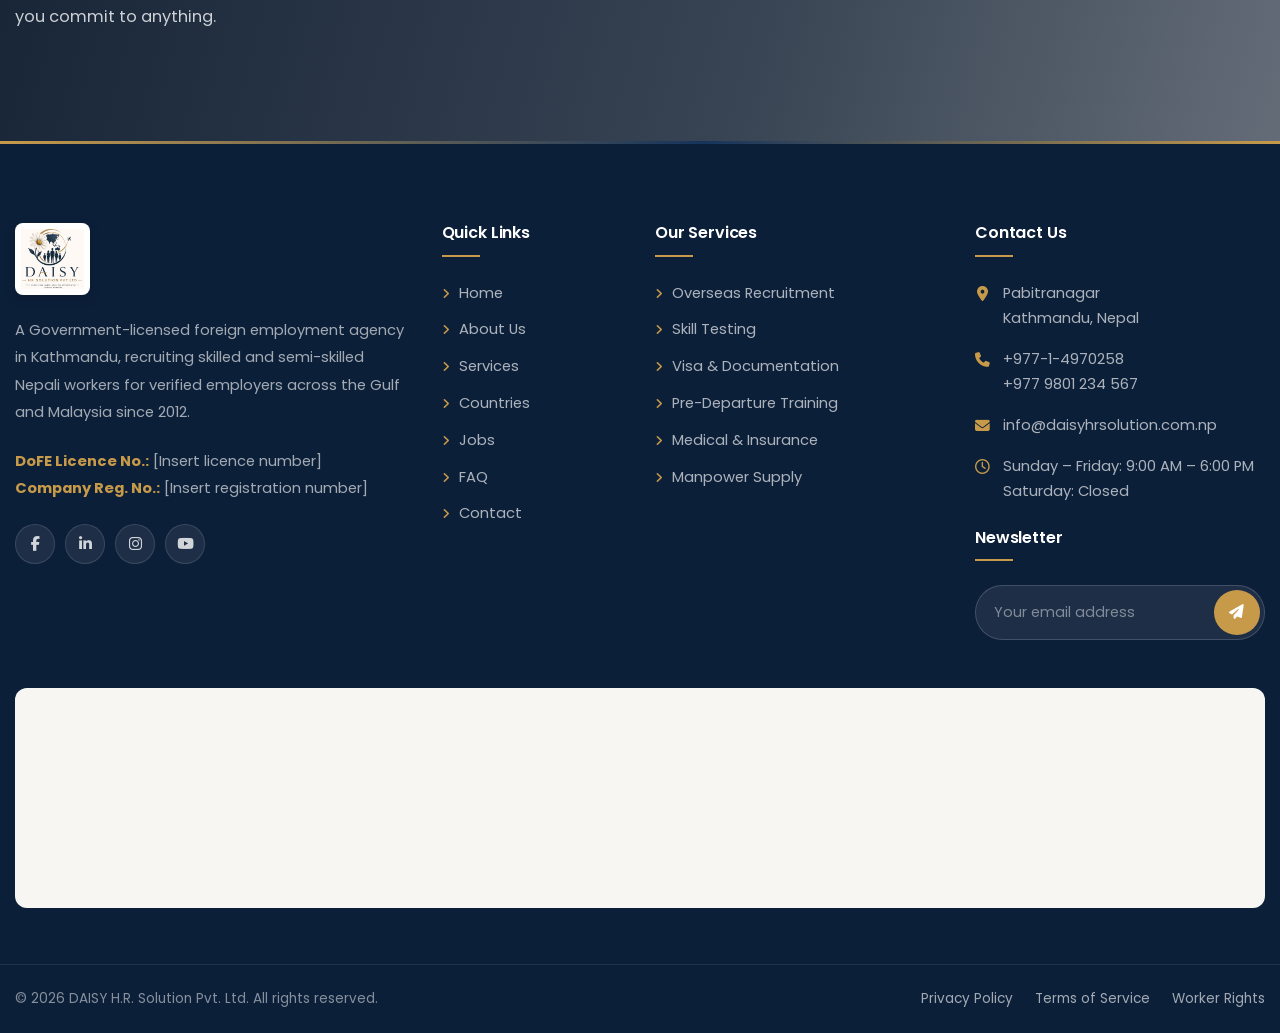
<file: jobs.html>
<!DOCTYPE html>
<html lang="en">

<head>
    <!-- ==================================================================
         DAISY H.R. SOLUTION PVT. LTD. — Jobs
         Laravel target: resources/views/jobs.blade.php
                         @extends('layouts.app') @section('content') …
         ================================================================== -->

    <meta charset="utf-8">
    <meta http-equiv="X-UA-Compatible" content="IE=edge">
    <meta name="viewport" content="width=device-width, initial-scale=1, shrink-to-fit=no">

    <title>Overseas Job Vacancies for Nepali Workers | DAISY H.R. Solution Pvt. Ltd.</title>
    <meta name="description"
        content="Current overseas vacancies for Nepali workers in construction, hospitality, manufacturing and technical trades across Qatar, Saudi Arabia, the UAE, Kuwait, Malaysia, Oman and Bahrain.">
    <meta name="author" content="DAISY H.R. Solution Pvt. Ltd.">
    <meta name="robots" content="index, follow">
    <link rel="canonical" href="https://www.daisyhrsolution.com.np/jobs.html">

    <!-- Open Graph -->
    <meta property="og:type" content="website">
    <meta property="og:site_name" content="DAISY H.R. Solution Pvt. Ltd.">
    <meta property="og:title" content="Overseas Job Vacancies for Nepali Workers | DAISY H.R. Solution Pvt. Ltd.">
    <meta property="og:description"
        content="Current overseas vacancies for Nepali workers in construction, hospitality, manufacturing and technical trades across Qatar, Saudi Arabia, the UAE, Kuwait, Malaysia, Oman and Bahrain.">
    <meta property="og:url" content="https://www.daisyhrsolution.com.np/jobs.html">
    <meta property="og:image"
        content="https://images.unsplash.com/photo-1504307651254-35680f356dfd?auto=format&fit=crop&w=1600&q=80">
    <meta property="og:locale" content="en_US">

    <!-- Twitter -->
    <meta name="twitter:card" content="summary_large_image">
    <meta name="twitter:title" content="Overseas Job Vacancies for Nepali Workers | DAISY H.R. Solution Pvt. Ltd.">
    <meta name="twitter:description"
        content="Current overseas vacancies for Nepali workers in construction, hospitality, manufacturing and technical trades across Qatar, Saudi Arabia, the UAE, Kuwait, Malaysia, Oman and Bahrain.">
    <meta name="twitter:image"
        content="https://images.unsplash.com/photo-1504307651254-35680f356dfd?auto=format&fit=crop&w=1600&q=80">

    <meta name="theme-color" content="#0F2747">
    <link rel="icon" type="image/svg+xml" href="assets/images/logo.jpeg">

    <!-- Fonts -->
    <link rel="preconnect" href="https://fonts.googleapis.com">
    <link rel="preconnect" href="https://fonts.gstatic.com" crossorigin>
    <link
        href="https://fonts.googleapis.com/css2?family=Playfair+Display:wght@500;600;700&family=Poppins:wght@300;400;500;600;700&display=swap"
        rel="stylesheet">

    <!-- Icons -->
    <link rel="stylesheet" href="https://cdnjs.cloudflare.com/ajax/libs/font-awesome/6.5.2/css/all.min.css"
        integrity="sha512-SnH5WK+bZxgPHs44uWIX+LLJAJ9/2PkPKZ5QiAj6Ta86w+fsb2TkcmfRyVX3pBnMFcV7oQPJkl9QevSCWr3W6A=="
        crossorigin="anonymous" referrerpolicy="no-referrer">

    <!-- Vendor styles -->
    <link rel="stylesheet" href="assets/css/bootstrap.min.css">
    <link rel="stylesheet" href="assets/css/slick.css">
    <link rel="stylesheet" href="assets/css/slick-theme.css">
    <link rel="stylesheet" href="assets/css/aos.css">

    <!-- Project styles (always last so it can override vendors) -->
    <link rel="stylesheet" href="assets/css/style.css">

    <!-- Breadcrumb structured data -->
    <script type="application/ld+json">
    {
      "@context": "https://schema.org",
      "@type": "BreadcrumbList",
      "itemListElement": [
        { "@type": "ListItem", "position": 1, "name": "Home", "item": "https://www.daisyhrsolution.com.np/" },
        { "@type": "ListItem", "position": 2, "name": "Jobs", "item": "https://www.daisyhrsolution.com.np/jobs.html" }
      ]
    }
    </script>
</head>

<body>

    <a class="skip-link" href="#main-content">Skip to main content</a>



    <div class="site-top site-top--solid">

        <!-- ======================================================================
     TOP BAR
     Laravel: @include('partials.topbar')
     ====================================================================== -->
        <div class="topbar d-none d-md-block">
            <div class="container">
                <div class="row align-items-center">
                    <div class="col-lg-8 col-md-7">
                        <ul class="topbar__list">
                            <li class="topbar__item">
                                <i class="fa-solid fa-phone" aria-hidden="true"></i>
                                <a href="tel:+97714970258">+977-1-4970258</a>
                            </li>
                            <li class="topbar__item">
                                <i class="fa-solid fa-envelope" aria-hidden="true"></i>
                                <a href="mailto:info@daisyhrsolution.com.np">info@daisyhrsolution.com.np</a>
                            </li>
                            <li class="topbar__item d-none d-lg-inline-flex">
                                <i class="fa-regular fa-clock" aria-hidden="true"></i>
                                <span>Sun&ndash;Fri, 9:00 AM &ndash; 6:00 PM</span>
                            </li>
                        </ul>
                    </div>
                    <div class="col-lg-4 col-md-5">
                        <ul class="topbar__list topbar__list--right">
                            <li class="topbar__social">
                                <a href="https://www.facebook.com/daisyhrsolution" target="_blank" rel="noopener"
                                    aria-label="DAISY H.R. Solution on Facebook"><i class="fa-brands fa-facebook-f"
                                        aria-hidden="true"></i></a>
                                <a href="https://www.linkedin.com/company/daisyhrsolution" target="_blank"
                                    rel="noopener" aria-label="DAISY H.R. Solution on LinkedIn"><i
                                        class="fa-brands fa-linkedin-in" aria-hidden="true"></i></a>
                                <a href="https://www.instagram.com/daisyhrsolution" target="_blank" rel="noopener"
                                    aria-label="DAISY H.R. Solution on Instagram"><i class="fa-brands fa-instagram"
                                        aria-hidden="true"></i></a>
                                <a href="https://www.youtube.com/@daisyhrsolution" target="_blank" rel="noopener"
                                    aria-label="DAISY H.R. Solution on YouTube"><i class="fa-brands fa-youtube"
                                        aria-hidden="true"></i></a>
                            </li>
                            <li class="topbar__lang dropdown">
                                <button class="dropdown-toggle" type="button" id="languageMenu" data-toggle="dropdown"
                                    aria-haspopup="true" aria-expanded="false">
                                    <i class="fa-solid fa-globe" aria-hidden="true"></i> English
                                </button>
                                <div class="dropdown-menu dropdown-menu-right" aria-labelledby="languageMenu">
                                    <a class="dropdown-item is-active" href="#">English</a>
                                    <a class="dropdown-item" href="#">&#2344;&#2375;&#2346;&#2366;&#2354;&#2368;
                                        (Nepali)</a>
                                    <a class="dropdown-item" href="#">&#1575;&#1604;&#1593;&#1585;&#1576;&#1610;&#1577;
                                        (Arabic)</a>
                                </div>
                            </li>
                        </ul>
                    </div>
                </div>
            </div>
        </div>

        <!-- ======================================================================
     HEADER / NAVIGATION
     Laravel: @include('partials.header') → @include('partials.navbar')
     ====================================================================== -->
        <header class="site-header site-header--solid js-header">
            <div class="container">
                <nav class="navbar navbar-expand-lg navbar-daisy js-navbar p-0" aria-label="Main navigation">

                    <a class="navbar-brand" href="index.html">
                        <img src="assets/images/logo.jpeg" alt="DAISY H.R. Solution Pvt. Ltd." class="brand-logo--light"
                            width="71" height="68">
                        <img src="assets/images/logo.jpeg" alt="DAISY H.R. Solution Pvt. Ltd." class="brand-logo--dark"
                            width="71" height="68">
                    </a>

                    <button class="navbar-toggler" type="button" data-toggle="collapse" data-target="#mainNav"
                        aria-controls="mainNav" aria-expanded="false" aria-label="Toggle navigation">
                        <i class="fa-solid fa-bars" aria-hidden="true"></i>
                    </button>

                    <div class="collapse navbar-collapse justify-content-end" id="mainNav">
                        <ul class="navbar-nav align-items-lg-center">
                            <li class="nav-item"><a class="nav-link" href="index.html">Home</a></li>
                            <li class="nav-item"><a class="nav-link" href="about.html">About Us</a></li>

                            <li class="nav-item dropdown">
                                <a class="nav-link dropdown-toggle" href="services.html" id="servicesDropdown"
                                    role="button" data-toggle="dropdown" aria-haspopup="true"
                                    aria-expanded="false">Services</a>
                                <div class="dropdown-menu" aria-labelledby="servicesDropdown">
                                    <a class="dropdown-item" href="services.html#recruitment">Overseas Recruitment</a>
                                    <a class="dropdown-item" href="services.html#skill-testing">Skill Testing &amp;
                                        Trade Verification</a>
                                    <a class="dropdown-item" href="services.html#documentation">Documentation &amp; Visa
                                        Processing</a>
                                    <a class="dropdown-item" href="services.html#orientation">Pre-Departure
                                        Orientation</a>
                                    <a class="dropdown-item" href="services.html#medical">Medical &amp; Insurance</a>
                                    <a class="dropdown-item" href="services.html#employers">Manpower Supply for
                                        Employers</a>
                                </div>
                            </li>

                            <li class="nav-item dropdown">
                                <a class="nav-link dropdown-toggle" href="countries.html" id="countriesDropdown"
                                    role="button" data-toggle="dropdown" aria-haspopup="true"
                                    aria-expanded="false">Countries</a>
                                <div class="dropdown-menu" aria-labelledby="countriesDropdown">
                                    <a class="dropdown-item" href="countries.html#qatar">Qatar</a>
                                    <a class="dropdown-item" href="countries.html#saudi-arabia">Saudi Arabia</a>
                                    <a class="dropdown-item" href="countries.html#uae">United Arab Emirates</a>
                                    <a class="dropdown-item" href="countries.html#kuwait">Kuwait</a>
                                    <a class="dropdown-item" href="countries.html#malaysia">Malaysia</a>
                                    <a class="dropdown-item" href="countries.html#oman">Oman</a>
                                    <a class="dropdown-item" href="countries.html#bahrain">Bahrain</a>
                                </div>
                            </li>

                            <li class="nav-item active"><a class="nav-link" href="jobs.html">Jobs</a></li>
                            <li class="nav-item"><a class="nav-link" href="faq.html">FAQ</a></li>
                            <li class="nav-item"><a class="nav-link" href="contact.html">Contact</a></li>

                            <li class="nav-item navbar-cta">
                                <a href="contact.html#apply" class="btn-daisy btn-gold btn-sm-daisy">
                                    Apply Now <i class="fa-solid fa-arrow-right" aria-hidden="true"></i>
                                </a>
                            </li>
                        </ul>
                    </div>
                </nav>
            </div>
        </header>
    </div><!-- /.site-top -->

    <main id="main-content">

        <!-- ======================================================================
     PAGE HERO
     Laravel: @include('partials.page-hero', ['title' => …, 'image' => …])
     ====================================================================== -->
        <section class="page-hero bg-cover"
            style="background-image:url('https://images.unsplash.com/photo-1504307651254-35680f356dfd?auto=format&fit=crop&w=1600&q=80');"
            aria-label="Page heading">
            <div class="container page-hero__inner">
                <h1 class="page-hero__title" data-aos="fade-up">Overseas Job Vacancies</h1>
                <p class="page-hero__text" data-aos="fade-up" data-aos-delay="100">Live vacancies against attested
                    demand letters from verified employers. Filter by country or by industry to find work that matches
                    your trade.</p>
                <nav aria-label="Breadcrumb">
                    <ol class="breadcrumb-daisy" data-aos="fade-up" data-aos-delay="200">
                        <li><a href="index.html">Home</a></li>
                        <li class="is-current" aria-current="page">Jobs</li>
                    </ol>
                </nav>
            </div>
        </section>


        <!-- ======================================================================
     JOB LISTING
     Laravel: @include('components.job-card') in a @foreach ($jobs as $job) loop
              Replace the JS filter with a server-side query, e.g.
              Job::when(request('country'), fn ($q, $c) => $q->where('country', $c))
     ====================================================================== -->
        <section class="section bg-cream">
            <div class="container">
                <div class="section-head is-centered" data-aos="fade-up">
                    <span class="section-eyebrow">Current Openings</span>
                    <h2 class="section-title">Overseas Job Vacancies</h2>
                    <p class="section-text">
                        All vacancies below are against attested demand letters from verified employers.
                        Salaries are the contracted basic amount, before overtime.
                    </p>
                </div>

                <div class="filter-bar js-filter-bar" role="group" aria-label="Filter vacancies" data-aos="fade-up">
                    <button type="button" class="filter-chip is-active" data-filter="all">All Jobs</button>
                    <button type="button" class="filter-chip" data-filter="qatar">Qatar</button>
                    <button type="button" class="filter-chip" data-filter="saudi-arabia">Saudi Arabia</button>
                    <button type="button" class="filter-chip" data-filter="uae">UAE</button>
                    <button type="button" class="filter-chip" data-filter="kuwait">Kuwait</button>
                    <button type="button" class="filter-chip" data-filter="malaysia">Malaysia</button>
                    <button type="button" class="filter-chip" data-filter="oman">Oman</button>
                    <button type="button" class="filter-chip" data-filter="bahrain">Bahrain</button>
                    <button type="button" class="filter-chip" data-filter="construction">Construction</button>
                    <button type="button" class="filter-chip" data-filter="hospitality">Hospitality</button>
                    <button type="button" class="filter-chip" data-filter="manufacturing">Manufacturing</button>
                    <button type="button" class="filter-chip" data-filter="technical">Technical</button>
                </div>

                <div class="row">
                    <div class="col-lg-4 col-md-6 mb-4 job-item js-job-item" data-country="qatar"
                        data-category="construction" data-aos="fade-up" data-aos-delay="0">
                        <article class="job-card">
                            <div class="job-card__head">
                                <div class="job-card__logo"><i class="fa-solid fa-helmet-safety" aria-hidden="true"></i>
                                </div>
                                <div>
                                    <h2 class="job-card__title h5">Construction Foreman</h2>
                                    <p class="job-card__company">Al Fardan Contracting W.L.L.</p>
                                </div>
                            </div>
                            <ul class="job-card__tags">
                                <li>Construction</li>
                                <li>2 Years Contract</li>
                            </ul>
                            <ul class="job-card__meta">
                                <li><i class="fa-solid fa-location-dot" aria-hidden="true"></i> Doha, Qatar</li>
                                <li><i class="fa-solid fa-sack-dollar" aria-hidden="true"></i> <span
                                        class="job-card__salary">QAR 3,200</span> / month</li>
                                <li><i class="fa-solid fa-bed" aria-hidden="true"></i> Food &amp; accommodation provided
                                </li>
                            </ul>
                            <div class="job-card__foot">
                                <span class="job-card__vacancy"><strong>15</strong> vacancies</span>
                                <a href="contact.html#apply" class="btn-daisy btn-navy btn-sm-daisy">Apply</a>
                            </div>
                        </article>
                    </div>

                    <div class="col-lg-4 col-md-6 mb-4 job-item js-job-item" data-country="uae"
                        data-category="hospitality" data-aos="fade-up" data-aos-delay="100">
                        <article class="job-card">
                            <div class="job-card__head">
                                <div class="job-card__logo"><i class="fa-solid fa-bell-concierge"
                                        aria-hidden="true"></i></div>
                                <div>
                                    <h2 class="job-card__title h5">Housekeeping Attendant</h2>
                                    <p class="job-card__company">Emirates Hospitality Group</p>
                                </div>
                            </div>
                            <ul class="job-card__tags">
                                <li>Hospitality</li>
                                <li>Male / Female</li>
                            </ul>
                            <ul class="job-card__meta">
                                <li><i class="fa-solid fa-location-dot" aria-hidden="true"></i> Dubai, UAE</li>
                                <li><i class="fa-solid fa-sack-dollar" aria-hidden="true"></i> <span
                                        class="job-card__salary">AED 1,600</span> / month</li>
                                <li><i class="fa-solid fa-bed" aria-hidden="true"></i> Shared accommodation &amp;
                                    transport</li>
                            </ul>
                            <div class="job-card__foot">
                                <span class="job-card__vacancy"><strong>40</strong> vacancies</span>
                                <a href="contact.html#apply" class="btn-daisy btn-navy btn-sm-daisy">Apply</a>
                            </div>
                        </article>
                    </div>

                    <div class="col-lg-4 col-md-6 mb-4 job-item js-job-item" data-country="saudi-arabia"
                        data-category="technical" data-aos="fade-up" data-aos-delay="200">
                        <article class="job-card">
                            <div class="job-card__head">
                                <div class="job-card__logo"><i class="fa-solid fa-truck-monster" aria-hidden="true"></i>
                                </div>
                                <div>
                                    <h2 class="job-card__title h5">Heavy Equipment Operator</h2>
                                    <p class="job-card__company">Najd Infrastructure Co.</p>
                                </div>
                            </div>
                            <ul class="job-card__tags">
                                <li>Technical</li>
                                <li>Licence Required</li>
                            </ul>
                            <ul class="job-card__meta">
                                <li><i class="fa-solid fa-location-dot" aria-hidden="true"></i> Riyadh, Saudi Arabia
                                </li>
                                <li><i class="fa-solid fa-sack-dollar" aria-hidden="true"></i> <span
                                        class="job-card__salary">SAR 2,800</span> / month</li>
                                <li><i class="fa-solid fa-bed" aria-hidden="true"></i> Camp accommodation &amp; food
                                    allowance</li>
                            </ul>
                            <div class="job-card__foot">
                                <span class="job-card__vacancy"><strong>12</strong> vacancies</span>
                                <a href="contact.html#apply" class="btn-daisy btn-navy btn-sm-daisy">Apply</a>
                            </div>
                        </article>
                    </div>

                    <div class="col-lg-4 col-md-6 mb-4 job-item js-job-item" data-country="kuwait"
                        data-category="technical" data-aos="fade-up" data-aos-delay="0">
                        <article class="job-card">
                            <div class="job-card__head">
                                <div class="job-card__logo"><i class="fa-solid fa-bolt" aria-hidden="true"></i></div>
                                <div>
                                    <h2 class="job-card__title h5">Electrical Technician</h2>
                                    <p class="job-card__company">Gulf Facilities Management</p>
                                </div>
                            </div>
                            <ul class="job-card__tags">
                                <li>Technical</li>
                                <li>Trade Test</li>
                            </ul>
                            <ul class="job-card__meta">
                                <li><i class="fa-solid fa-location-dot" aria-hidden="true"></i> Kuwait City, Kuwait</li>
                                <li><i class="fa-solid fa-sack-dollar" aria-hidden="true"></i> <span
                                        class="job-card__salary">KWD 180</span> / month</li>
                                <li><i class="fa-solid fa-bed" aria-hidden="true"></i> Accommodation &amp; medical
                                    provided</li>
                            </ul>
                            <div class="job-card__foot">
                                <span class="job-card__vacancy"><strong>8</strong> vacancies</span>
                                <a href="contact.html#apply" class="btn-daisy btn-navy btn-sm-daisy">Apply</a>
                            </div>
                        </article>
                    </div>

                    <div class="col-lg-4 col-md-6 mb-4 job-item js-job-item" data-country="malaysia"
                        data-category="manufacturing" data-aos="fade-up" data-aos-delay="100">
                        <article class="job-card">
                            <div class="job-card__head">
                                <div class="job-card__logo"><i class="fa-solid fa-industry" aria-hidden="true"></i>
                                </div>
                                <div>
                                    <h2 class="job-card__title h5">CNC Machine Operator</h2>
                                    <p class="job-card__company">Selangor Precision Sdn. Bhd.</p>
                                </div>
                            </div>
                            <ul class="job-card__tags">
                                <li>Manufacturing</li>
                                <li>3 Years Contract</li>
                            </ul>
                            <ul class="job-card__meta">
                                <li><i class="fa-solid fa-location-dot" aria-hidden="true"></i> Selangor, Malaysia</li>
                                <li><i class="fa-solid fa-sack-dollar" aria-hidden="true"></i> <span
                                        class="job-card__salary">MYR 2,200</span> / month</li>
                                <li><i class="fa-solid fa-bed" aria-hidden="true"></i> Hostel, transport &amp; annual
                                    leave</li>
                            </ul>
                            <div class="job-card__foot">
                                <span class="job-card__vacancy"><strong>60</strong> vacancies</span>
                                <a href="contact.html#apply" class="btn-daisy btn-navy btn-sm-daisy">Apply</a>
                            </div>
                        </article>
                    </div>

                    <div class="col-lg-4 col-md-6 mb-4 job-item js-job-item" data-country="bahrain"
                        data-category="technical" data-aos="fade-up" data-aos-delay="200">
                        <article class="job-card">
                            <div class="job-card__head">
                                <div class="job-card__logo"><i class="fa-solid fa-fire-flame-simple"
                                        aria-hidden="true"></i></div>
                                <div>
                                    <h2 class="job-card__title h5">Welder &mdash; 6G Certified</h2>
                                    <p class="job-card__company">Manama Steel Fabrication</p>
                                </div>
                            </div>
                            <ul class="job-card__tags">
                                <li>Fabrication</li>
                                <li>Certificate Required</li>
                            </ul>
                            <ul class="job-card__meta">
                                <li><i class="fa-solid fa-location-dot" aria-hidden="true"></i> Manama, Bahrain</li>
                                <li><i class="fa-solid fa-sack-dollar" aria-hidden="true"></i> <span
                                        class="job-card__salary">BHD 220</span> / month</li>
                                <li><i class="fa-solid fa-bed" aria-hidden="true"></i> Accommodation &amp; safety gear
                                    provided</li>
                            </ul>
                            <div class="job-card__foot">
                                <span class="job-card__vacancy"><strong>10</strong> vacancies</span>
                                <a href="contact.html#apply" class="btn-daisy btn-navy btn-sm-daisy">Apply</a>
                            </div>
                        </article>
                    </div>

                    <div class="col-lg-4 col-md-6 mb-4 job-item js-job-item" data-country="qatar"
                        data-category="services" data-aos="fade-up" data-aos-delay="0">
                        <article class="job-card">
                            <div class="job-card__head">
                                <div class="job-card__logo"><i class="fa-solid fa-shield-halved" aria-hidden="true"></i>
                                </div>
                                <div>
                                    <h2 class="job-card__title h5">Security Guard</h2>
                                    <p class="job-card__company">Doha Protective Services</p>
                                </div>
                            </div>
                            <ul class="job-card__tags">
                                <li>Security</li>
                                <li>Height 5&rsquo;6&quot;+</li>
                            </ul>
                            <ul class="job-card__meta">
                                <li><i class="fa-solid fa-location-dot" aria-hidden="true"></i> Doha, Qatar</li>
                                <li><i class="fa-solid fa-sack-dollar" aria-hidden="true"></i> <span
                                        class="job-card__salary">QAR 1,800</span> / month</li>
                                <li><i class="fa-solid fa-bed" aria-hidden="true"></i> Duty meals &amp; uniform provided
                                </li>
                            </ul>
                            <div class="job-card__foot">
                                <span class="job-card__vacancy"><strong>25</strong> vacancies</span>
                                <a href="contact.html#apply" class="btn-daisy btn-navy btn-sm-daisy">Apply</a>
                            </div>
                        </article>
                    </div>

                    <div class="col-lg-4 col-md-6 mb-4 job-item js-job-item" data-country="oman"
                        data-category="services" data-aos="fade-up" data-aos-delay="100">
                        <article class="job-card">
                            <div class="job-card__head">
                                <div class="job-card__logo"><i class="fa-solid fa-boxes-stacked" aria-hidden="true"></i>
                                </div>
                                <div>
                                    <h2 class="job-card__title h5">Warehouse Storekeeper</h2>
                                    <p class="job-card__company">Muscat Logistics L.L.C.</p>
                                </div>
                            </div>
                            <ul class="job-card__tags">
                                <li>Logistics</li>
                                <li>Basic English</li>
                            </ul>
                            <ul class="job-card__meta">
                                <li><i class="fa-solid fa-location-dot" aria-hidden="true"></i> Muscat, Oman</li>
                                <li><i class="fa-solid fa-sack-dollar" aria-hidden="true"></i> <span
                                        class="job-card__salary">OMR 180</span> / month</li>
                                <li><i class="fa-solid fa-bed" aria-hidden="true"></i> Accommodation &amp; transport
                                    provided</li>
                            </ul>
                            <div class="job-card__foot">
                                <span class="job-card__vacancy"><strong>18</strong> vacancies</span>
                                <a href="contact.html#apply" class="btn-daisy btn-navy btn-sm-daisy">Apply</a>
                            </div>
                        </article>
                    </div>

                    <div class="col-lg-4 col-md-6 mb-4 job-item js-job-item" data-country="qatar"
                        data-category="construction" data-aos="fade-up" data-aos-delay="200">
                        <article class="job-card">
                            <div class="job-card__head">
                                <div class="job-card__logo"><i class="fa-solid fa-trowel-bricks" aria-hidden="true"></i>
                                </div>
                                <div>
                                    <h2 class="job-card__title h5">Mason &mdash; Shuttering Carpenter</h2>
                                    <p class="job-card__company">Al Fardan Contracting W.L.L.</p>
                                </div>
                            </div>
                            <ul class="job-card__tags">
                                <li>Construction</li>
                                <li>2 Years Contract</li>
                            </ul>
                            <ul class="job-card__meta">
                                <li><i class="fa-solid fa-location-dot" aria-hidden="true"></i> Al Khor, Qatar</li>
                                <li><i class="fa-solid fa-sack-dollar" aria-hidden="true"></i> <span
                                        class="job-card__salary">QAR 1,900</span> / month</li>
                                <li><i class="fa-solid fa-bed" aria-hidden="true"></i> Food, accommodation &amp; OT</li>
                            </ul>
                            <div class="job-card__foot">
                                <span class="job-card__vacancy"><strong>35</strong> vacancies</span>
                                <a href="contact.html#apply" class="btn-daisy btn-navy btn-sm-daisy">Apply</a>
                            </div>
                        </article>
                    </div>

                    <div class="col-lg-4 col-md-6 mb-4 job-item js-job-item" data-country="kuwait"
                        data-category="hospitality" data-aos="fade-up" data-aos-delay="0">
                        <article class="job-card">
                            <div class="job-card__head">
                                <div class="job-card__logo"><i class="fa-solid fa-utensils" aria-hidden="true"></i>
                                </div>
                                <div>
                                    <h2 class="job-card__title h5">Commercial Kitchen Helper</h2>
                                    <p class="job-card__company">Gulf Facilities Management</p>
                                </div>
                            </div>
                            <ul class="job-card__tags">
                                <li>Catering</li>
                                <li>No Experience Needed</li>
                            </ul>
                            <ul class="job-card__meta">
                                <li><i class="fa-solid fa-location-dot" aria-hidden="true"></i> Kuwait City, Kuwait</li>
                                <li><i class="fa-solid fa-sack-dollar" aria-hidden="true"></i> <span
                                        class="job-card__salary">KWD 120</span> / month</li>
                                <li><i class="fa-solid fa-bed" aria-hidden="true"></i> Duty meals &amp; accommodation
                                </li>
                            </ul>
                            <div class="job-card__foot">
                                <span class="job-card__vacancy"><strong>30</strong> vacancies</span>
                                <a href="contact.html#apply" class="btn-daisy btn-navy btn-sm-daisy">Apply</a>
                            </div>
                        </article>
                    </div>

                    <div class="col-lg-4 col-md-6 mb-4 job-item js-job-item" data-country="saudi-arabia"
                        data-category="technical" data-aos="fade-up" data-aos-delay="100">
                        <article class="job-card">
                            <div class="job-card__head">
                                <div class="job-card__logo"><i class="fa-solid fa-car-side" aria-hidden="true"></i>
                                </div>
                                <div>
                                    <h2 class="job-card__title h5">Light Vehicle Driver</h2>
                                    <p class="job-card__company">Najd Infrastructure Co.</p>
                                </div>
                            </div>
                            <ul class="job-card__tags">
                                <li>Transport</li>
                                <li>Valid Licence</li>
                            </ul>
                            <ul class="job-card__meta">
                                <li><i class="fa-solid fa-location-dot" aria-hidden="true"></i> Dammam, Saudi Arabia
                                </li>
                                <li><i class="fa-solid fa-sack-dollar" aria-hidden="true"></i> <span
                                        class="job-card__salary">SAR 2,200</span> / month</li>
                                <li><i class="fa-solid fa-bed" aria-hidden="true"></i> Accommodation &amp; fuel card
                                </li>
                            </ul>
                            <div class="job-card__foot">
                                <span class="job-card__vacancy"><strong>20</strong> vacancies</span>
                                <a href="contact.html#apply" class="btn-daisy btn-navy btn-sm-daisy">Apply</a>
                            </div>
                        </article>
                    </div>

                    <div class="col-lg-4 col-md-6 mb-4 job-item js-job-item" data-country="malaysia"
                        data-category="manufacturing" data-aos="fade-up" data-aos-delay="200">
                        <article class="job-card">
                            <div class="job-card__head">
                                <div class="job-card__logo"><i class="fa-solid fa-microchip" aria-hidden="true"></i>
                                </div>
                                <div>
                                    <h2 class="job-card__title h5">Electronics Assembly Operator</h2>
                                    <p class="job-card__company">Selangor Precision Sdn. Bhd.</p>
                                </div>
                            </div>
                            <ul class="job-card__tags">
                                <li>Manufacturing</li>
                                <li>Male / Female</li>
                            </ul>
                            <ul class="job-card__meta">
                                <li><i class="fa-solid fa-location-dot" aria-hidden="true"></i> Penang, Malaysia</li>
                                <li><i class="fa-solid fa-sack-dollar" aria-hidden="true"></i> <span
                                        class="job-card__salary">MYR 2,000</span> / month</li>
                                <li><i class="fa-solid fa-bed" aria-hidden="true"></i> Hostel &amp; factory transport
                                </li>
                            </ul>
                            <div class="job-card__foot">
                                <span class="job-card__vacancy"><strong>80</strong> vacancies</span>
                                <a href="contact.html#apply" class="btn-daisy btn-navy btn-sm-daisy">Apply</a>
                            </div>
                        </article>
                    </div>
                </div>

                <p class="filter-empty js-filter-empty">
                    <i class="fa-solid fa-circle-info" aria-hidden="true"></i>
                    No vacancies match that filter right now. Call the office &mdash; new demand letters
                    arrive every week and are often filled before they reach the website.
                </p>

                <div class="text-center mt-4" data-aos="fade-up">
                    <p class="lead-text mb-4">
                        Cannot find your trade? Register your details anyway &mdash; we match candidates
                        against new demand letters as they arrive.
                    </p>
                    <a href="contact.html#apply" class="btn-daisy btn-gold btn-lg-daisy">
                        Register Your CV <i class="fa-solid fa-arrow-right" aria-hidden="true"></i>
                    </a>
                </div>
            </div>
        </section>


        <!-- ======================================================================
     CLOSING CTA
     Laravel: @include('partials.cta-band')
     ====================================================================== -->
        <section class="cta-band bg-parallax" id="consultation"
            style="background-image:url('https://images.unsplash.com/photo-1556388158-158ea5ccacbd?auto=format&fit=crop&w=1600&q=80');">
            <div class="container cta-band__inner">
                <div class="row align-items-center">
                    <div class="col-lg-8 mb-4 mb-lg-0" data-aos="fade-right">
                        <div class="section-head section-head--light mb-0">
                            <span class="section-eyebrow">Free Consultation</span>
                            <h2 class="section-title">Not Sure Which Country Suits Your Trade?</h2>
                            <p class="section-text">
                                Bring your certificates to the office, or send us a message on WhatsApp.
                                A counsellor will tell you what is realistically available for your skill
                                level and what the process will cost &mdash; before you commit to anything.
                            </p>
                        </div>
                    </div>
                    <div class="col-lg-4 text-lg-right" data-aos="fade-left">
                        <a href="contact.html#apply" class="btn-daisy btn-gold btn-lg-daisy mb-3">
                            Apply Now <i class="fa-solid fa-arrow-right" aria-hidden="true"></i>
                        </a><br>
                        <a href="tel:+97714970258" class="btn-daisy btn-outline-white">
                            <i class="fa-solid fa-phone" aria-hidden="true"></i> +977-1-4970258
                        </a>
                    </div>
                </div>
            </div>
        </section>


    </main>


    <!-- ======================================================================
     FOOTER
     Laravel: @include('partials.footer')
     ====================================================================== -->
    <footer class="site-footer">
        <div class="footer-main">
            <div class="container">
                <div class="row">

                    <div class="col-lg-4 col-md-6 mb-5 mb-lg-0">
                        <div class="footer-brand">
                            <img src="assets/images/logo.jpeg" alt="DAISY H.R. Solution Pvt. Ltd." width="75"
                                height="72" loading="lazy">
                        </div>
                        <p class="footer-about">
                            A Government-licensed foreign employment agency in Kathmandu, recruiting
                            skilled and semi-skilled Nepali workers for verified employers across the
                            Gulf and Malaysia since 2012.
                        </p>
                        <p class="footer-about mb-0">
                            <strong class="text-gold">DoFE Licence No.:</strong> [Insert licence number]<br>
                            <strong class="text-gold">Company Reg. No.:</strong> [Insert registration number]
                        </p>
                        <div class="footer-social">
                            <a href="https://www.facebook.com/daisyhrsolution" target="_blank" rel="noopener"
                                aria-label="Facebook"><i class="fa-brands fa-facebook-f" aria-hidden="true"></i></a>
                            <a href="https://www.linkedin.com/company/daisyhrsolution" target="_blank" rel="noopener"
                                aria-label="LinkedIn"><i class="fa-brands fa-linkedin-in" aria-hidden="true"></i></a>
                            <a href="https://www.instagram.com/daisyhrsolution" target="_blank" rel="noopener"
                                aria-label="Instagram"><i class="fa-brands fa-instagram" aria-hidden="true"></i></a>
                            <a href="https://www.youtube.com/@daisyhrsolution" target="_blank" rel="noopener"
                                aria-label="YouTube"><i class="fa-brands fa-youtube" aria-hidden="true"></i></a>
                        </div>
                    </div>

                    <div class="col-lg-2 col-md-6 col-6 mb-5 mb-lg-0">
                        <h2 class="footer-title h6">Quick Links</h2>
                        <ul class="footer-links">
                            <li><a href="index.html">Home</a></li>
                            <li><a href="about.html">About Us</a></li>
                            <li><a href="services.html">Services</a></li>
                            <li><a href="countries.html">Countries</a></li>
                            <li><a href="jobs.html">Jobs</a></li>
                            <li><a href="faq.html">FAQ</a></li>
                            <li><a href="contact.html">Contact</a></li>
                        </ul>
                    </div>

                    <div class="col-lg-3 col-md-6 col-6 mb-5 mb-lg-0">
                        <h2 class="footer-title h6">Our Services</h2>
                        <ul class="footer-links">
                            <li><a href="services.html#recruitment">Overseas Recruitment</a></li>
                            <li><a href="services.html#skill-testing">Skill Testing</a></li>
                            <li><a href="services.html#documentation">Visa &amp; Documentation</a></li>
                            <li><a href="services.html#orientation">Pre-Departure Training</a></li>
                            <li><a href="services.html#medical">Medical &amp; Insurance</a></li>
                            <li><a href="services.html#employers">Manpower Supply</a></li>
                        </ul>
                    </div>

                    <div class="col-lg-3 col-md-6">
                        <h2 class="footer-title h6">Contact Us</h2>
                        <ul class="footer-contact">
                            <li>
                                <i class="fa-solid fa-location-dot" aria-hidden="true"></i>
                                <span>Pabitranagar<br>Kathmandu, Nepal</span>
                            </li>
                            <li>
                                <i class="fa-solid fa-phone" aria-hidden="true"></i>
                                <span><a href="tel:+97714970258">+977-1-4970258</a><br><a href="tel:+9779801234567">+977
                                        9801 234 567</a></span>
                            </li>
                            <li>
                                <i class="fa-solid fa-envelope" aria-hidden="true"></i>
                                <span><a
                                        href="mailto:info@daisyhrsolution.com.np">info@daisyhrsolution.com.np</a></span>
                            </li>
                            <li>
                                <i class="fa-regular fa-clock" aria-hidden="true"></i>
                                <span>Sunday &ndash; Friday: 9:00 AM &ndash; 6:00 PM<br>Saturday: Closed</span>
                            </li>
                        </ul>

                        <h2 class="footer-title h6 mt-4">Newsletter</h2>
                        <!-- Laravel: <form action="{{ route('newsletter.store') }}" method="POST"> @csrf -->
                        <form class="newsletter-form js-newsletter" novalidate>
                            <label class="sr-only-text" for="newsletterEmail">Your email address</label>
                            <input type="email" id="newsletterEmail" name="email" placeholder="Your email address"
                                required>
                            <button type="submit" aria-label="Subscribe to the newsletter">
                                <i class="fa-solid fa-paper-plane" aria-hidden="true"></i>
                            </button>
                        </form>
                    </div>

                </div>

                <div class="row mt-5">
                    <div class="col-12">
                        <div class="map-frame map-frame--footer">
                            <iframe
                                src="https://maps.google.com/maps?q=Pabitranagar%2C%20Kathmandu%2C%20Nepal&t=&z=15&ie=UTF8&iwloc=&output=embed"
                                title="Map showing the DAISY H.R. Solution office in Pabitranagar, Kathmandu"
                                loading="lazy" referrerpolicy="no-referrer-when-downgrade" allowfullscreen></iframe>
                        </div>
                    </div>
                </div>
            </div>
        </div>

        <div class="footer-bottom">
            <div class="container">
                <div class="row align-items-center">
                    <div class="col-md-6">
                        <p class="mb-0">&copy; <span class="js-year">2026</span> DAISY H.R. Solution Pvt. Ltd. All
                            rights reserved.</p>
                    </div>
                    <div class="col-md-6">
                        <ul class="footer-legal">
                            <li><a href="#">Privacy Policy</a></li>
                            <li><a href="#">Terms of Service</a></li>
                            <li><a href="faq.html">Worker Rights</a></li>
                        </ul>
                    </div>
                </div>
            </div>
        </div>
    </footer>

    <!-- ======================================================================
     FLOATING ACTIONS
     Laravel: @include('partials.floating-actions')
     ====================================================================== -->
    <div class="float-stack">
        <a href="https://wa.me/9779801234567?text=Namaste%2C%20I%20would%20like%20to%20ask%20about%20overseas%20jobs."
            class="float-btn float-btn--whatsapp" target="_blank" rel="noopener" aria-label="Chat with us on WhatsApp">
            <i class="fa-brands fa-whatsapp" aria-hidden="true"></i>
        </a>
        <a href="tel:+97714970258" class="float-btn float-btn--call" aria-label="Call our office">
            <i class="fa-solid fa-phone" aria-hidden="true"></i>
        </a>
        <button type="button" class="float-btn float-btn--top js-back-to-top" aria-label="Back to top">
            <i class="fa-solid fa-arrow-up" aria-hidden="true"></i>
        </button>
    </div>


    <!-- ======================================================================
     SCRIPTS
     ====================================================================== -->
    <script src="assets/js/jquery.min.js"></script>
    <script src="assets/js/bootstrap.bundle.min.js"></script>
    <script src="assets/js/slick.min.js"></script>
    <script src="assets/js/aos.js"></script>
    <script src="assets/js/main.js"></script>

</body>

</html>
</file>
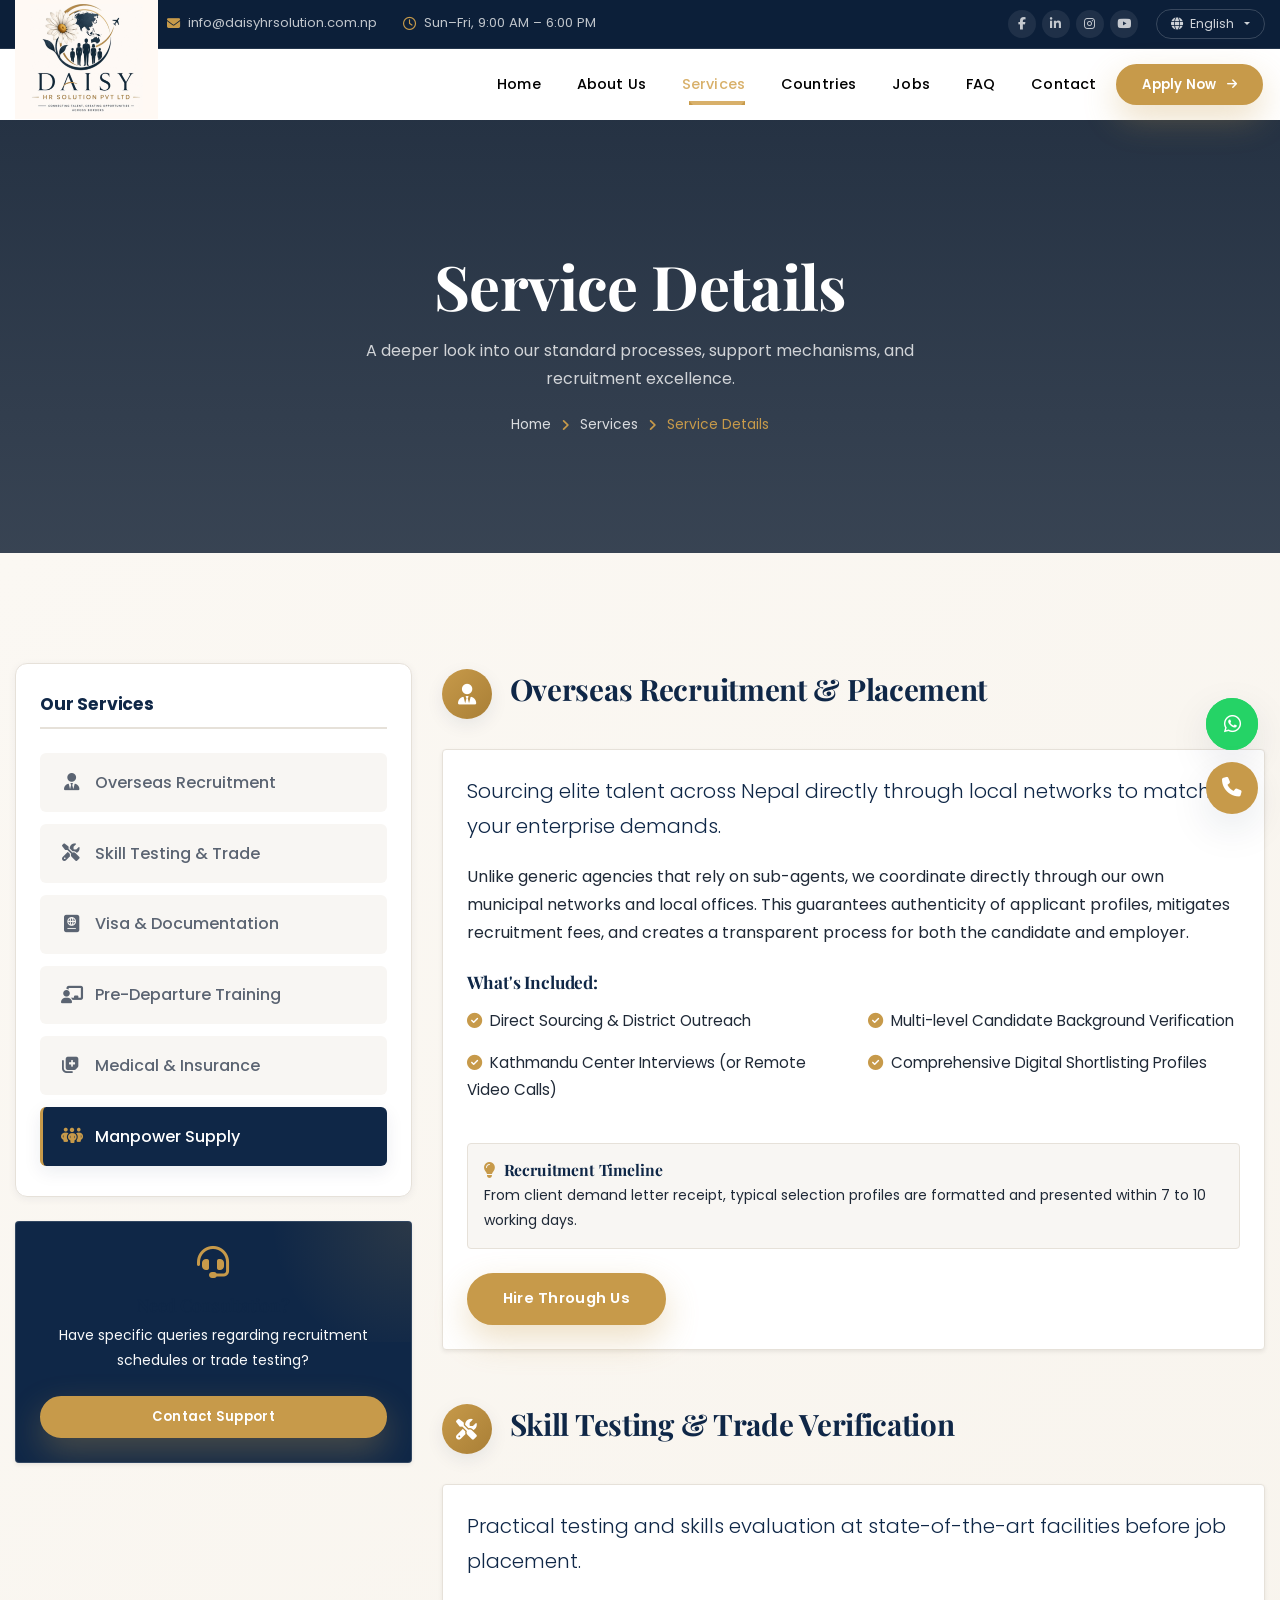
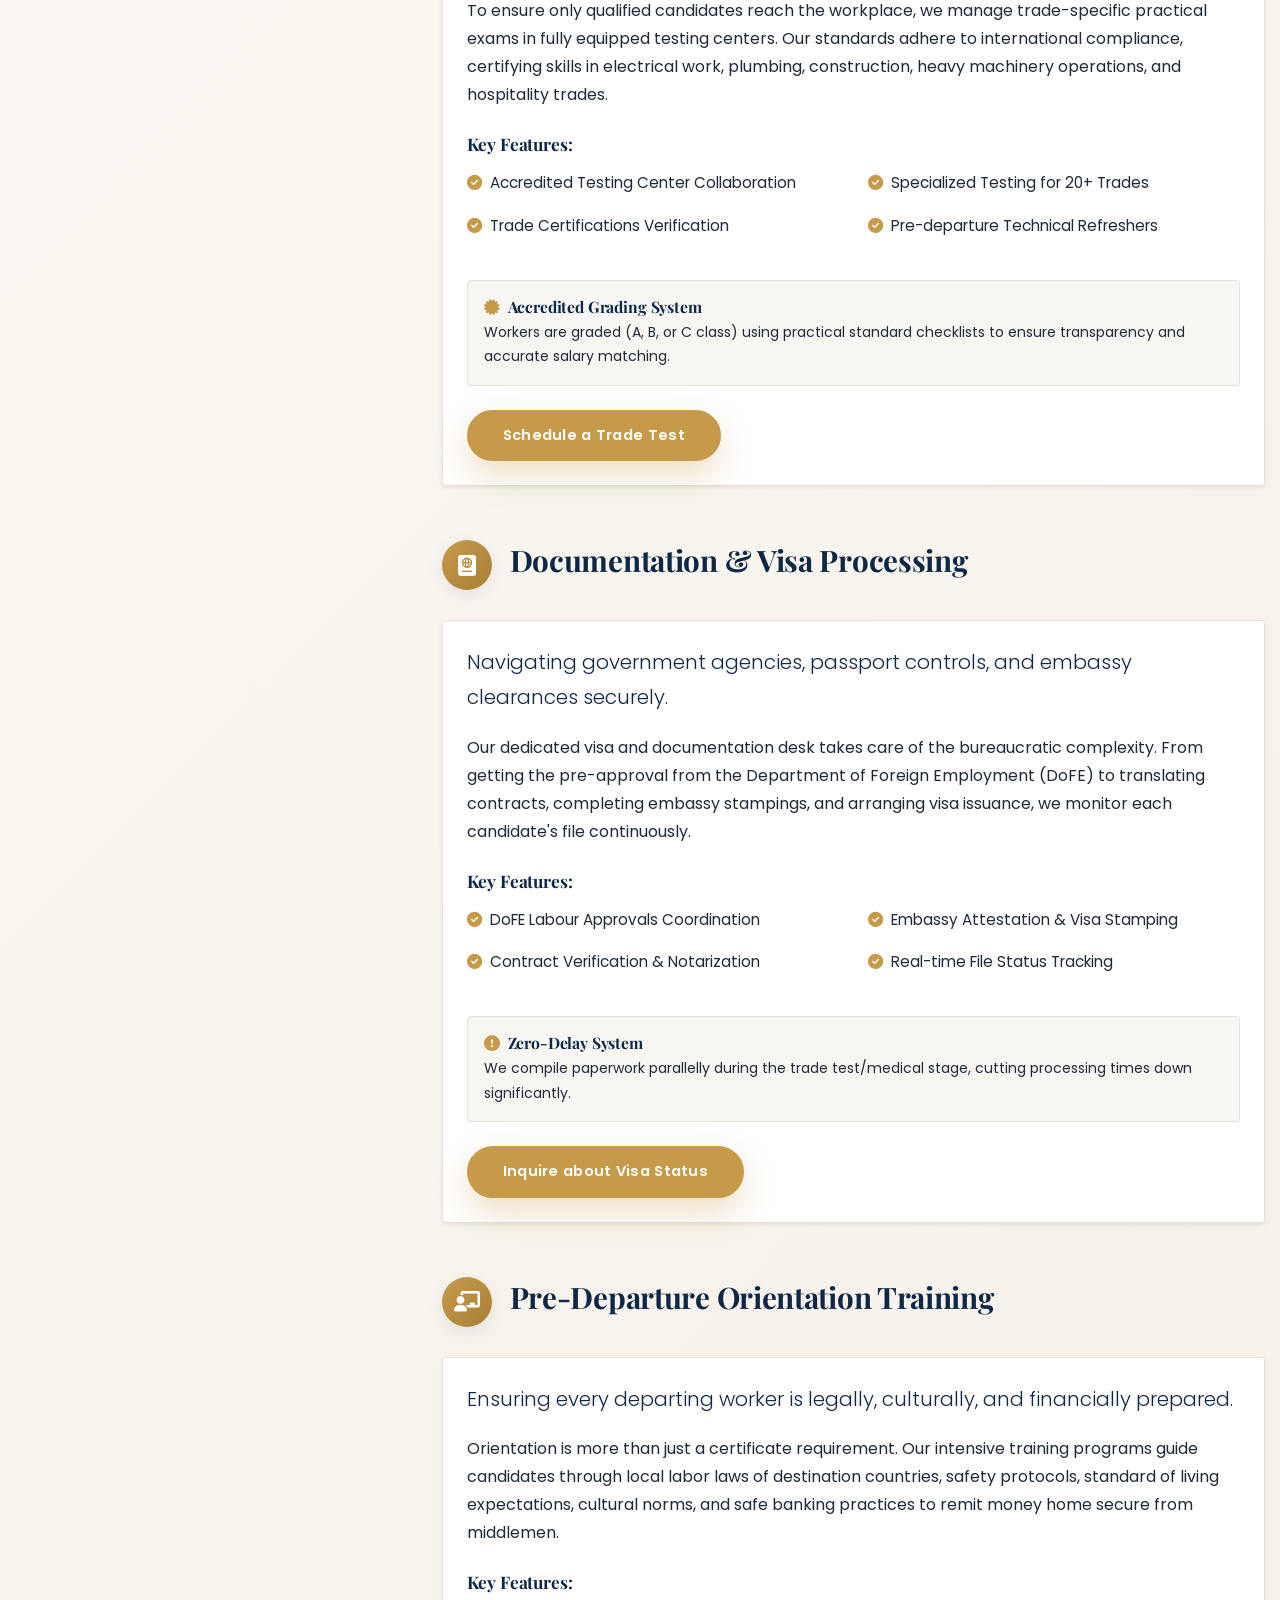
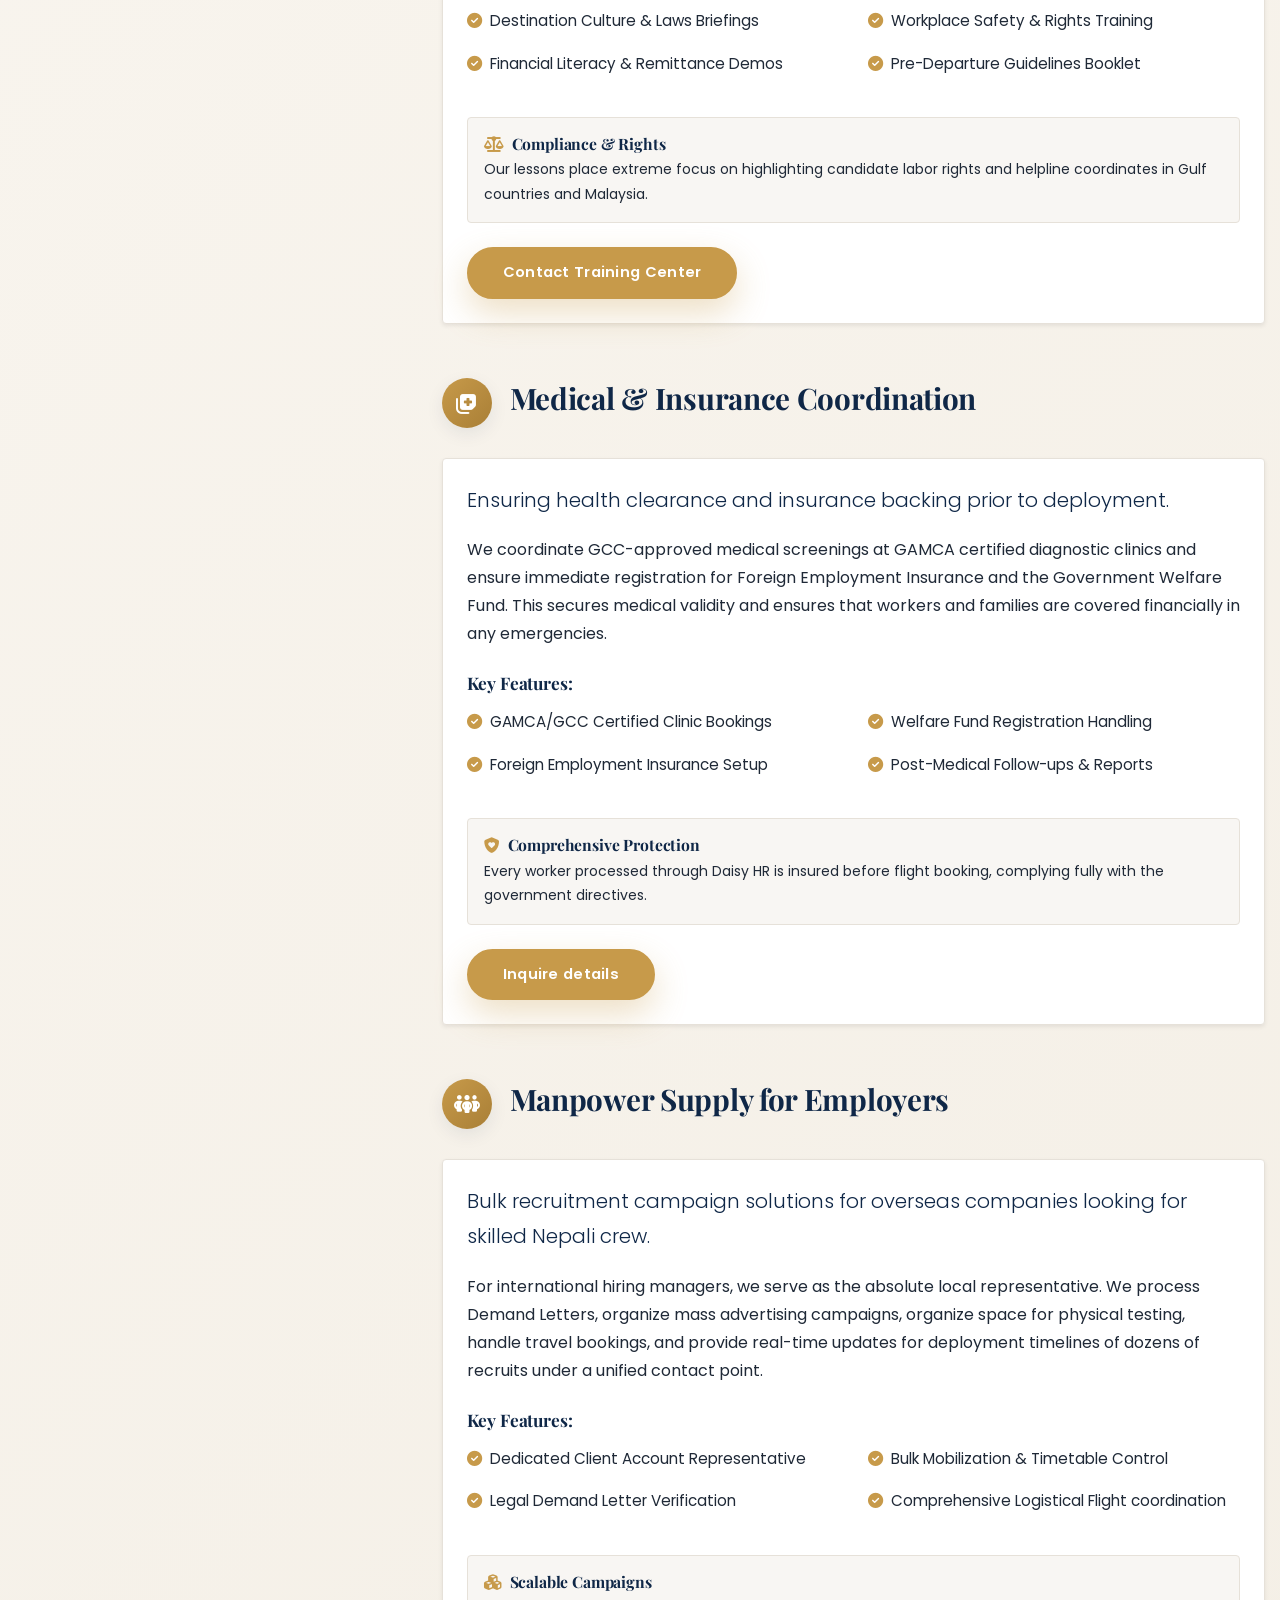
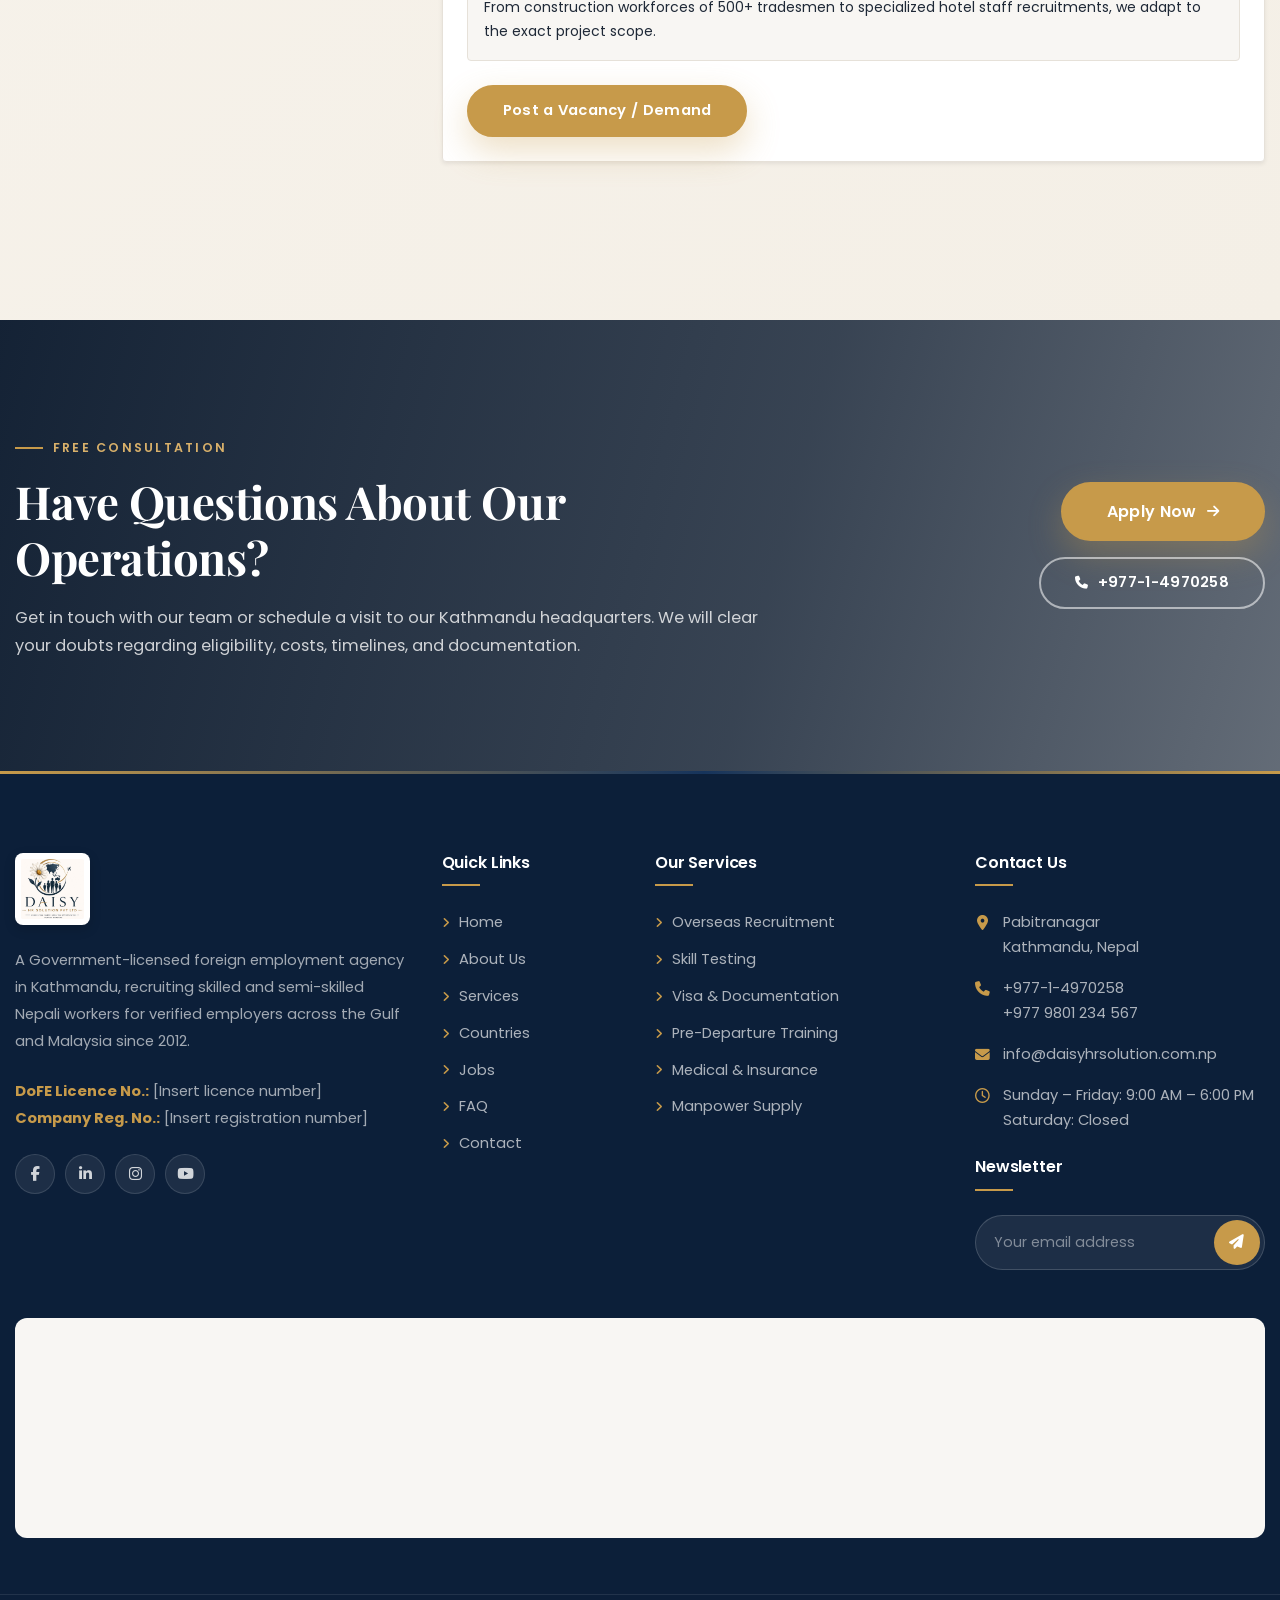
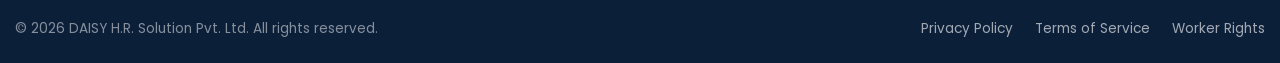
<file: service-detail.html>
<!DOCTYPE html>
<html lang="en">

<head>
    <!-- ==================================================================
         DAISY H.R. SOLUTION PVT. LTD. — Service Details
         Laravel target: resources/views/service-detail.blade.php
         ================================================================== -->

    <meta charset="utf-8">
    <meta http-equiv="X-UA-Compatible" content="IE=edge">
    <meta name="viewport" content="width=device-width, initial-scale=1, shrink-to-fit=no">

    <title>Service Details — Overseas Recruitment &amp; Trade Testing | DAISY H.R. Solution</title>
    <meta name="description"
          content="Detailed breakdown of Daisy H.R. Solution's services: overseas recruitment, trade testing, documentation processing, orientation, medical coordination, and bulk manpower supply.">
    <meta name="author" content="DAISY H.R. Solution Pvt. Ltd.">
    <meta name="robots" content="index, follow">
    <link rel="canonical" href="https://www.daisyhrsolution.com.np/service-detail.html">

    <!-- Open Graph -->
    <meta property="og:type" content="website">
    <meta property="og:site_name" content="DAISY H.R. Solution Pvt. Ltd.">
    <meta property="og:title" content="Service Details — Overseas Recruitment &amp; Trade Testing | DAISY H.R. Solution">
    <meta property="og:description" content="Detailed breakdown of Daisy H.R. Solution's services: overseas recruitment, trade testing, documentation processing, orientation, medical coordination, and bulk manpower supply.">
    <meta property="og:url" content="https://www.daisyhrsolution.com.np/service-detail.html">
    <meta property="og:image" content="https://images.unsplash.com/photo-1454165804606-c3d57bc86b40?auto=format&fit=crop&w=1600&q=80">
    <meta property="og:locale" content="en_US">

    <!-- Twitter -->
    <meta name="twitter:card" content="summary_large_image">
    <meta name="twitter:title" content="Service Details — Overseas Recruitment &amp; Trade Testing | DAISY H.R. Solution">
    <meta name="twitter:description" content="Detailed breakdown of Daisy H.R. Solution's services: overseas recruitment, trade testing, documentation processing, orientation, medical coordination, and bulk manpower supply.">
    <meta name="twitter:image" content="https://images.unsplash.com/photo-1454165804606-c3d57bc86b40?auto=format&fit=crop&w=1600&q=80">

    <meta name="theme-color" content="#0F2747">
    <link rel="icon" type="image/svg+xml" href="assets/images/logo.jpeg">

    <!-- Fonts -->
    <link rel="preconnect" href="https://fonts.googleapis.com">
    <link rel="preconnect" href="https://fonts.gstatic.com" crossorigin>
    <link href="https://fonts.googleapis.com/css2?family=Playfair+Display:wght@500;600;700&family=Poppins:wght@300;400;500;600;700&display=swap" rel="stylesheet">

    <!-- Icons -->
    <link rel="stylesheet" href="https://cdnjs.cloudflare.com/ajax/libs/font-awesome/6.5.2/css/all.min.css"
          integrity="sha512-SnH5WK+bZxgPHs44uWIX+LLJAJ9/2PkPKZ5QiAj6Ta86w+fsb2TkcmfRyVX3pBnMFcV7oQPJkl9QevSCWr3W6A=="
          crossorigin="anonymous" referrerpolicy="no-referrer">

    <!-- Vendor styles -->
    <link rel="stylesheet" href="assets/css/bootstrap.min.css">
    <link rel="stylesheet" href="assets/css/slick.css">
    <link rel="stylesheet" href="assets/css/slick-theme.css">
    <link rel="stylesheet" href="assets/css/aos.css">

    <!-- Project styles (always last so it can override vendors) -->
    <link rel="stylesheet" href="assets/css/style.css">

    <!-- Breadcrumb structured data -->
    <script type="application/ld+json">
        {
          "@context": "https://schema.org",
          "@type": "BreadcrumbList",
          "itemListElement": [
            { "@type": "ListItem", "position": 1, "name": "Home", "item": "https://www.daisyhrsolution.com.np/" },
            { "@type": "ListItem", "position": 2, "name": "Services", "item": "https://www.daisyhrsolution.com.np/services.html" },
            { "@type": "ListItem", "position": 3, "name": "Service Details", "item": "https://www.daisyhrsolution.com.np/service-detail.html" }
          ]
        }
    </script>
</head>

<body>

    <a class="skip-link" href="#main-content">Skip to main content</a>

    <div class="site-top site-top--solid">

        <!-- ======================================================================
             TOP BAR
             ====================================================================== -->
        <div class="topbar d-none d-md-block">
            <div class="container">
                <div class="row align-items-center">
                    <div class="col-lg-8 col-md-7">
                        <ul class="topbar__list">
                            <li class="topbar__item">
                                <i class="fa-solid fa-phone" aria-hidden="true"></i>
                                <a href="tel:+97714970258">+977-1-4970258</a>
                            </li>
                            <li class="topbar__item">
                                <i class="fa-solid fa-envelope" aria-hidden="true"></i>
                                <a href="mailto:info@daisyhrsolution.com.np">info@daisyhrsolution.com.np</a>
                            </li>
                            <li class="topbar__item d-none d-lg-inline-flex">
                                <i class="fa-regular fa-clock" aria-hidden="true"></i>
                                <span>Sun&ndash;Fri, 9:00 AM &ndash; 6:00 PM</span>
                            </li>
                        </ul>
                    </div>
                    <div class="col-lg-4 col-md-5">
                        <ul class="topbar__list topbar__list--right">
                            <li class="topbar__social">
                                <a href="https://www.facebook.com/daisyhrsolution" target="_blank" rel="noopener"
                                   aria-label="DAISY H.R. Solution on Facebook"><i class="fa-brands fa-facebook-f"
                                                                                   aria-hidden="true"></i></a>
                                <a href="https://www.linkedin.com/company/daisyhrsolution" target="_blank"
                                   rel="noopener" aria-label="DAISY H.R. Solution on LinkedIn"><i
                                        class="fa-brands fa-linkedin-in" aria-hidden="true"></i></a>
                                <a href="https://www.instagram.com/daisyhrsolution" target="_blank" rel="noopener"
                                   aria-label="DAISY H.R. Solution on Instagram"><i class="fa-brands fa-instagram"
                                                                                    aria-hidden="true"></i></a>
                                <a href="https://www.youtube.com/@daisyhrsolution" target="_blank" rel="noopener"
                                   aria-label="DAISY H.R. Solution on YouTube"><i class="fa-brands fa-youtube"
                                                                                  aria-hidden="true"></i></a>
                            </li>
                            <li class="topbar__lang dropdown">
                                <button class="dropdown-toggle" type="button" id="languageMenu" data-toggle="dropdown"
                                        aria-haspopup="true" aria-expanded="false">
                                    <i class="fa-solid fa-globe" aria-hidden="true"></i> English
                                </button>
                                <div class="dropdown-menu dropdown-menu-right" aria-labelledby="languageMenu">
                                    <a class="dropdown-item is-active" href="#">English</a>
                                    <a class="dropdown-item" href="#">&#2344;&#2375;&#2346;&#2366;&#2354;&#2368; (Nepali)</a>
                                    <a class="dropdown-item" href="#">&#1575;&#1604;&#1593;&#1585;&#1576;&#1610;&#1577; (Arabic)</a>
                                </div>
                            </li>
                        </ul>
                    </div>
                </div>
            </div>
        </div>

        <!-- ======================================================================
             HEADER / NAVIGATION
             ====================================================================== -->
        <header class="site-header site-header--solid js-header">
            <div class="container">
                <nav class="navbar navbar-expand-lg navbar-daisy js-navbar p-0" aria-label="Main navigation">

                    <a class="navbar-brand" href="index.html">
                        <img src="assets/images/logo.jpeg" alt="DAISY H.R. Solution Pvt. Ltd." class="brand-logo--light"
                             width="71" height="68">
                        <img src="assets/images/logo.jpeg" alt="DAISY H.R. Solution Pvt. Ltd." class="brand-logo--dark"
                             width="71" height="68">
                    </a>

                    <button class="navbar-toggler" type="button" data-toggle="collapse" data-target="#mainNav"
                            aria-controls="mainNav" aria-expanded="false" aria-label="Toggle navigation">
                        <i class="fa-solid fa-bars" aria-hidden="true"></i>
                    </button>

                    <div class="collapse navbar-collapse justify-content-end" id="mainNav">
                        <ul class="navbar-nav align-items-lg-center">
                            <li class="nav-item"><a class="nav-link" href="index.html">Home</a></li>
                            <li class="nav-item"><a class="nav-link" href="about.html">About Us</a></li>

                            <li class="nav-item dropdown active">
                                <a class="nav-link dropdown-toggle" href="services.html" id="servicesDropdown"
                                   role="button" data-toggle="dropdown" aria-haspopup="true"
                                   aria-expanded="false">Services</a>
                                <div class="dropdown-menu" aria-labelledby="servicesDropdown">
                                    <a class="dropdown-item" href="service-detail.html#recruitment">Overseas Recruitment</a>
                                    <a class="dropdown-item" href="service-detail.html#skill-testing">Skill Testing &amp; Trade Verification</a>
                                    <a class="dropdown-item" href="service-detail.html#documentation">Documentation &amp; Visa Processing</a>
                                    <a class="dropdown-item" href="service-detail.html#orientation">Pre-Departure Orientation</a>
                                    <a class="dropdown-item" href="service-detail.html#medical">Medical &amp; Insurance</a>
                                    <a class="dropdown-item" href="service-detail.html#employers">Manpower Supply for Employers</a>
                                </div>
                            </li>

                            <li class="nav-item dropdown">
                                <a class="nav-link dropdown-toggle" href="countries.html" id="countriesDropdown"
                                   role="button" data-toggle="dropdown" aria-haspopup="true"
                                   aria-expanded="false">Countries</a>
                                <div class="dropdown-menu" aria-labelledby="countriesDropdown">
                                    <a class="dropdown-item" href="countries.html#qatar">Qatar</a>
                                    <a class="dropdown-item" href="countries.html#saudi-arabia">Saudi Arabia</a>
                                    <a class="dropdown-item" href="countries.html#uae">United Arab Emirates</a>
                                    <a class="dropdown-item" href="countries.html#kuwait">Kuwait</a>
                                    <a class="dropdown-item" href="countries.html#malaysia">Malaysia</a>
                                    <a class="dropdown-item" href="countries.html#oman">Oman</a>
                                    <a class="dropdown-item" href="countries.html#bahrain">Bahrain</a>
                                </div>
                            </li>

                            <li class="nav-item"><a class="nav-link" href="jobs.html">Jobs</a></li>
                            <li class="nav-item"><a class="nav-link" href="faq.html">FAQ</a></li>
                            <li class="nav-item"><a class="nav-link" href="contact.html">Contact</a></li>

                            <li class="nav-item navbar-cta">
                                <a href="contact.html#apply" class="btn-daisy btn-gold btn-sm-daisy">
                                    Apply Now <i class="fa-solid fa-arrow-right" aria-hidden="true"></i>
                                </a>
                            </li>
                        </ul>
                    </div>
                </nav>
            </div>
        </header>
    </div><!-- /.site-top -->

    <main id="main-content">

        <!-- ======================================================================
             PAGE HERO
             ====================================================================== -->
        <section class="page-hero bg-cover"
                 style="background-image:url('https://images.unsplash.com/photo-1454165804606-c3d57bc86b40?auto=format&fit=crop&w=1600&q=80');"
                 aria-label="Page heading">
            <div class="container page-hero__inner">
                <h1 class="page-hero__title" data-aos="fade-up">Service Details</h1>
                <p class="page-hero__text" data-aos="fade-up" data-aos-delay="100">
                    A deeper look into our standard processes, support mechanisms, and recruitment excellence.
                </p>
                <nav aria-label="Breadcrumb">
                    <ol class="breadcrumb-daisy" data-aos="fade-up" data-aos-delay="200">
                        <li><a href="index.html">Home</a></li>
                        <li><a href="services.html">Services</a></li>
                        <li class="is-current" aria-current="page">Service Details</li>
                    </ol>
                </nav>
            </div>
        </section>

        <!-- ======================================================================
             SERVICE DETAIL MAIN CONTENT SECTION
             ====================================================================== -->
        <section class="section bg-soft-gold">
            <div class="container">
                <div class="row">

                    <!-- Sticky Navigation Sidebar -->
                    <div class="col-lg-4 mb-5 mb-lg-0">
                        <div class="service-sidebar-wrapper sticky-top" style="top: 100px;">
                            <nav class="service-sidebar-nav" aria-label="Service Sub-navigation">
                                <h2 class="service-sidebar-title h5">Our Services</h2>
                                <ul class="service-sidebar-list">
                                    <li>
                                        <a href="#recruitment" class="service-sidebar-link js-sidebar-link active">
                                            <span class="service-sidebar-icon"><i class="fa-solid fa-user-tie"></i></span>
                                            <span class="service-sidebar-text">Overseas Recruitment</span>
                                        </a>
                                    </li>
                                    <li>
                                        <a href="#skill-testing" class="service-sidebar-link js-sidebar-link">
                                            <span class="service-sidebar-icon"><i class="fa-solid fa-screwdriver-wrench"></i></span>
                                            <span class="service-sidebar-text">Skill Testing &amp; Trade</span>
                                        </a>
                                    </li>
                                    <li>
                                        <a href="#documentation" class="service-sidebar-link js-sidebar-link">
                                            <span class="service-sidebar-icon"><i class="fa-solid fa-passport"></i></span>
                                            <span class="service-sidebar-text">Visa &amp; Documentation</span>
                                        </a>
                                    </li>
                                    <li>
                                        <a href="#orientation" class="service-sidebar-link js-sidebar-link">
                                            <span class="service-sidebar-icon"><i class="fa-solid fa-chalkboard-user"></i></span>
                                            <span class="service-sidebar-text">Pre-Departure Training</span>
                                        </a>
                                    </li>
                                    <li>
                                        <a href="#medical" class="service-sidebar-link js-sidebar-link">
                                            <span class="service-sidebar-icon"><i class="fa-solid fa-notes-medical"></i></span>
                                            <span class="service-sidebar-text">Medical &amp; Insurance</span>
                                        </a>
                                    </li>
                                    <li>
                                        <a href="#employers" class="service-sidebar-link js-sidebar-link">
                                            <span class="service-sidebar-icon"><i class="fa-solid fa-people-group"></i></span>
                                            <span class="service-sidebar-text">Manpower Supply</span>
                                        </a>
                                    </li>
                                </ul>
                            </nav>

                            <!-- Sidebar Quick Help CTA Card -->
                            <div class="service-sidebar-cta mt-4 p-4 text-center rounded bg-navy text-white shadow-sm">
                                <i class="fa-solid fa-headset fa-2x mb-3 text-gold"></i>
                                <h3 class="h5 font-weight-bold mb-2">Need Consultation?</h3>
                                <p class="small text-light mb-4">Have specific queries regarding recruitment schedules or trade testing?</p>
                                <a href="contact.html" class="btn-daisy btn-gold btn-sm-daisy btn-block">Contact Support</a>
                            </div>
                        </div>
                    </div>

                    <!-- Details Panels -->
                    <div class="col-lg-8">
                        <div class="service-detail-content">

                            <!-- Section 1: Overseas Recruitment & Placement -->
                            <article id="recruitment" class="service-detail-pane scroll-margin-top mb-5" data-aos="fade-up">
                                <div class="detail-header mb-4">
                                    <div class="detail-header__icon bg-gold-gradient text-white"><i class="fa-solid fa-user-tie"></i></div>
                                    <h2 class="detail-header__title h3 text-navy font-weight-bold mt-2">Overseas Recruitment &amp; Placement</h2>
                                </div>
                                <div class="detail-body bg-white p-4 rounded shadow-sm">
                                    <p class="lead text-navy font-weight-medium">Sourcing elite talent across Nepal directly through local networks to match your enterprise demands.</p>
                                    <p>Unlike generic agencies that rely on sub-agents, we coordinate directly through our own municipal networks and local offices. This guarantees authenticity of applicant profiles, mitigates recruitment fees, and creates a transparent process for both the candidate and employer.</p>
                                    
                                    <h3 class="h5 text-navy font-weight-bold mt-4 mb-3">What's Included:</h3>
                                    <ul class="detail-feature-list row list-unstyled">
                                        <li class="col-md-6 mb-3"><i class="fa-solid fa-circle-check text-gold mr-2"></i>Direct Sourcing &amp; District Outreach</li>
                                        <li class="col-md-6 mb-3"><i class="fa-solid fa-circle-check text-gold mr-2"></i>Multi-level Candidate Background Verification</li>
                                        <li class="col-md-6 mb-3"><i class="fa-solid fa-circle-check text-gold mr-2"></i>Kathmandu Center Interviews (or Remote Video Calls)</li>
                                        <li class="col-md-6 mb-3"><i class="fa-solid fa-circle-check text-gold mr-2"></i>Comprehensive Digital Shortlisting Profiles</li>
                                    </ul>

                                    <div class="detail-extra mt-4 p-3 bg-light-cream rounded border-left-gold">
                                        <h4 class="h6 font-weight-bold text-navy mb-1"><i class="fa-solid fa-lightbulb text-gold mr-2"></i>Recruitment Timeline</h4>
                                        <p class="small mb-0">From client demand letter receipt, typical selection profiles are formatted and presented within 7 to 10 working days.</p>
                                    </div>
                                    
                                    <div class="mt-4">
                                        <a href="contact.html#apply" class="btn-daisy btn-gold">Hire Through Us</a>
                                    </div>
                                </div>
                            </article>

                            <!-- Section 2: Skill Testing & Trade Verification -->
                            <article id="skill-testing" class="service-detail-pane scroll-margin-top mb-5" data-aos="fade-up">
                                <div class="detail-header mb-4">
                                    <div class="detail-header__icon bg-gold-gradient text-white"><i class="fa-solid fa-screwdriver-wrench"></i></div>
                                    <h2 class="detail-header__title h3 text-navy font-weight-bold mt-2">Skill Testing &amp; Trade Verification</h2>
                                </div>
                                <div class="detail-body bg-white p-4 rounded shadow-sm">
                                    <p class="lead text-navy font-weight-medium">Practical testing and skills evaluation at state-of-the-art facilities before job placement.</p>
                                    <p>To ensure only qualified candidates reach the workplace, we manage trade-specific practical exams in fully equipped testing centers. Our standards adhere to international compliance, certifying skills in electrical work, plumbing, construction, heavy machinery operations, and hospitality trades.</p>

                                    <h3 class="h5 text-navy font-weight-bold mt-4 mb-3">Key Features:</h3>
                                    <ul class="detail-feature-list row list-unstyled">
                                        <li class="col-md-6 mb-3"><i class="fa-solid fa-circle-check text-gold mr-2"></i>Accredited Testing Center Collaboration</li>
                                        <li class="col-md-6 mb-3"><i class="fa-solid fa-circle-check text-gold mr-2"></i>Specialized Testing for 20+ Trades</li>
                                        <li class="col-md-6 mb-3"><i class="fa-solid fa-circle-check text-gold mr-2"></i>Trade Certifications Verification</li>
                                        <li class="col-md-6 mb-3"><i class="fa-solid fa-circle-check text-gold mr-2"></i>Pre-departure Technical Refreshers</li>
                                    </ul>

                                    <div class="detail-extra mt-4 p-3 bg-light-cream rounded border-left-gold">
                                        <h4 class="h6 font-weight-bold text-navy mb-1"><i class="fa-solid fa-certificate text-gold mr-2"></i>Accredited Grading System</h4>
                                        <p class="small mb-0">Workers are graded (A, B, or C class) using practical standard checklists to ensure transparency and accurate salary matching.</p>
                                    </div>

                                    <div class="mt-4">
                                        <a href="contact.html#apply" class="btn-daisy btn-gold">Schedule a Trade Test</a>
                                    </div>
                                </div>
                            </article>

                            <!-- Section 3: Documentation & Visa Processing -->
                            <article id="documentation" class="service-detail-pane scroll-margin-top mb-5" data-aos="fade-up">
                                <div class="detail-header mb-4">
                                    <div class="detail-header__icon bg-gold-gradient text-white"><i class="fa-solid fa-passport"></i></div>
                                    <h2 class="detail-header__title h3 text-navy font-weight-bold mt-2">Documentation &amp; Visa Processing</h2>
                                </div>
                                <div class="detail-body bg-white p-4 rounded shadow-sm">
                                    <p class="lead text-navy font-weight-medium">Navigating government agencies, passport controls, and embassy clearances securely.</p>
                                    <p>Our dedicated visa and documentation desk takes care of the bureaucratic complexity. From getting the pre-approval from the Department of Foreign Employment (DoFE) to translating contracts, completing embassy stampings, and arranging visa issuance, we monitor each candidate's file continuously.</p>

                                    <h3 class="h5 text-navy font-weight-bold mt-4 mb-3">Key Features:</h3>
                                    <ul class="detail-feature-list row list-unstyled">
                                        <li class="col-md-6 mb-3"><i class="fa-solid fa-circle-check text-gold mr-2"></i>DoFE Labour Approvals Coordination</li>
                                        <li class="col-md-6 mb-3"><i class="fa-solid fa-circle-check text-gold mr-2"></i>Embassy Attestation &amp; Visa Stamping</li>
                                        <li class="col-md-6 mb-3"><i class="fa-solid fa-circle-check text-gold mr-2"></i>Contract Verification &amp; Notarization</li>
                                        <li class="col-md-6 mb-3"><i class="fa-solid fa-circle-check text-gold mr-2"></i>Real-time File Status Tracking</li>
                                    </ul>

                                    <div class="detail-extra mt-4 p-3 bg-light-cream rounded border-left-gold">
                                        <h4 class="h6 font-weight-bold text-navy mb-1"><i class="fa-solid fa-circle-exclamation text-gold mr-2"></i>Zero-Delay System</h4>
                                        <p class="small mb-0">We compile paperwork parallelly during the trade test/medical stage, cutting processing times down significantly.</p>
                                    </div>

                                    <div class="mt-4">
                                        <a href="contact.html" class="btn-daisy btn-gold">Inquire about Visa Status</a>
                                    </div>
                                </div>
                            </article>

                            <!-- Section 4: Pre-Departure Orientation Training -->
                            <article id="orientation" class="service-detail-pane scroll-margin-top mb-5" data-aos="fade-up">
                                <div class="detail-header mb-4">
                                    <div class="detail-header__icon bg-gold-gradient text-white"><i class="fa-solid fa-chalkboard-user"></i></div>
                                    <h2 class="detail-header__title h3 text-navy font-weight-bold mt-2">Pre-Departure Orientation Training</h2>
                                </div>
                                <div class="detail-body bg-white p-4 rounded shadow-sm">
                                    <p class="lead text-navy font-weight-medium">Ensuring every departing worker is legally, culturally, and financially prepared.</p>
                                    <p>Orientation is more than just a certificate requirement. Our intensive training programs guide candidates through local labor laws of destination countries, safety protocols, standard of living expectations, cultural norms, and safe banking practices to remit money home secure from middlemen.</p>

                                    <h3 class="h5 text-navy font-weight-bold mt-4 mb-3">Key Features:</h3>
                                    <ul class="detail-feature-list row list-unstyled">
                                        <li class="col-md-6 mb-3"><i class="fa-solid fa-circle-check text-gold mr-2"></i>Destination Culture &amp; Laws Briefings</li>
                                        <li class="col-md-6 mb-3"><i class="fa-solid fa-circle-check text-gold mr-2"></i>Workplace Safety &amp; Rights Training</li>
                                        <li class="col-md-6 mb-3"><i class="fa-solid fa-circle-check text-gold mr-2"></i>Financial Literacy &amp; Remittance Demos</li>
                                        <li class="col-md-6 mb-3"><i class="fa-solid fa-circle-check text-gold mr-2"></i>Pre-Departure Guidelines Booklet</li>
                                    </ul>

                                    <div class="detail-extra mt-4 p-3 bg-light-cream rounded border-left-gold">
                                        <h4 class="h6 font-weight-bold text-navy mb-1"><i class="fa-solid fa-scale-balanced text-gold mr-2"></i>Compliance &amp; Rights</h4>
                                        <p class="small mb-0">Our lessons place extreme focus on highlighting candidate labor rights and helpline coordinates in Gulf countries and Malaysia.</p>
                                    </div>

                                    <div class="mt-4">
                                        <a href="contact.html" class="btn-daisy btn-gold">Contact Training Center</a>
                                    </div>
                                </div>
                            </article>

                            <!-- Section 5: Medical & Insurance Coordination -->
                            <article id="medical" class="service-detail-pane scroll-margin-top mb-5" data-aos="fade-up">
                                <div class="detail-header mb-4">
                                    <div class="detail-header__icon bg-gold-gradient text-white"><i class="fa-solid fa-notes-medical"></i></div>
                                    <h2 class="detail-header__title h3 text-navy font-weight-bold mt-2">Medical &amp; Insurance Coordination</h2>
                                </div>
                                <div class="detail-body bg-white p-4 rounded shadow-sm">
                                    <p class="lead text-navy font-weight-medium">Ensuring health clearance and insurance backing prior to deployment.</p>
                                    <p>We coordinate GCC-approved medical screenings at GAMCA certified diagnostic clinics and ensure immediate registration for Foreign Employment Insurance and the Government Welfare Fund. This secures medical validity and ensures that workers and families are covered financially in any emergencies.</p>

                                    <h3 class="h5 text-navy font-weight-bold mt-4 mb-3">Key Features:</h3>
                                    <ul class="detail-feature-list row list-unstyled">
                                        <li class="col-md-6 mb-3"><i class="fa-solid fa-circle-check text-gold mr-2"></i>GAMCA/GCC Certified Clinic Bookings</li>
                                        <li class="col-md-6 mb-3"><i class="fa-solid fa-circle-check text-gold mr-2"></i>Welfare Fund Registration Handling</li>
                                        <li class="col-md-6 mb-3"><i class="fa-solid fa-circle-check text-gold mr-2"></i>Foreign Employment Insurance Setup</li>
                                        <li class="col-md-6 mb-3"><i class="fa-solid fa-circle-check text-gold mr-2"></i>Post-Medical Follow-ups &amp; Reports</li>
                                    </ul>

                                    <div class="detail-extra mt-4 p-3 bg-light-cream rounded border-left-gold">
                                        <h4 class="h6 font-weight-bold text-navy mb-1"><i class="fa-solid fa-shield-heart text-gold mr-2"></i>Comprehensive Protection</h4>
                                        <p class="small mb-0">Every worker processed through Daisy HR is insured before flight booking, complying fully with the government directives.</p>
                                    </div>

                                    <div class="mt-4">
                                        <a href="contact.html" class="btn-daisy btn-gold">Inquire details</a>
                                    </div>
                                </div>
                            </article>

                            <!-- Section 6: Manpower Supply for Employers -->
                            <article id="employers" class="service-detail-pane scroll-margin-top mb-5" data-aos="fade-up">
                                <div class="detail-header mb-4">
                                    <div class="detail-header__icon bg-gold-gradient text-white"><i class="fa-solid fa-people-group"></i></div>
                                    <h2 class="detail-header__title h3 text-navy font-weight-bold mt-2">Manpower Supply for Employers</h2>
                                </div>
                                <div class="detail-body bg-white p-4 rounded shadow-sm">
                                    <p class="lead text-navy font-weight-medium">Bulk recruitment campaign solutions for overseas companies looking for skilled Nepali crew.</p>
                                    <p>For international hiring managers, we serve as the absolute local representative. We process Demand Letters, organize mass advertising campaigns, organize space for physical testing, handle travel bookings, and provide real-time updates for deployment timelines of dozens of recruits under a unified contact point.</p>

                                    <h3 class="h5 text-navy font-weight-bold mt-4 mb-3">Key Features:</h3>
                                    <ul class="detail-feature-list row list-unstyled">
                                        <li class="col-md-6 mb-3"><i class="fa-solid fa-circle-check text-gold mr-2"></i>Dedicated Client Account Representative</li>
                                        <li class="col-md-6 mb-3"><i class="fa-solid fa-circle-check text-gold mr-2"></i>Bulk Mobilization &amp; Timetable Control</li>
                                        <li class="col-md-6 mb-3"><i class="fa-solid fa-circle-check text-gold mr-2"></i>Legal Demand Letter Verification</li>
                                        <li class="col-md-6 mb-3"><i class="fa-solid fa-circle-check text-gold mr-2"></i>Comprehensive Logistical Flight coordination</li>
                                    </ul>

                                    <div class="detail-extra mt-4 p-3 bg-light-cream rounded border-left-gold">
                                        <h4 class="h6 font-weight-bold text-navy mb-1"><i class="fa-solid fa-cubes text-gold mr-2"></i>Scalable Campaigns</h4>
                                        <p class="small mb-0">From construction workforces of 500+ tradesmen to specialized hotel staff recruitments, we adapt to the exact project scope.</p>
                                    </div>

                                    <div class="mt-4">
                                        <a href="contact.html#apply" class="btn-daisy btn-gold">Post a Vacancy / Demand</a>
                                    </div>
                                </div>
                            </article>

                        </div>
                    </div>

                </div>
            </div>
        </section>

        <!-- ======================================================================
             CLOSING CTA
             ====================================================================== -->
        <section class="cta-band bg-parallax" id="consultation"
                 style="background-image:url('https://images.unsplash.com/photo-1556388158-158ea5ccacbd?auto=format&fit=crop&w=1600&q=80');">
            <div class="container cta-band__inner">
                <div class="row align-items-center">
                    <div class="col-lg-8 mb-4 mb-lg-0" data-aos="fade-right">
                        <div class="section-head section-head--light mb-0">
                            <span class="section-eyebrow">Free Consultation</span>
                            <h2 class="section-title">Have Questions About Our Operations?</h2>
                            <p class="section-text">
                                Get in touch with our team or schedule a visit to our Kathmandu headquarters.
                                We will clear your doubts regarding eligibility, costs, timelines, and documentation.
                            </p>
                        </div>
                    </div>
                    <div class="col-lg-4 text-lg-right" data-aos="fade-left">
                        <a href="contact.html#apply" class="btn-daisy btn-gold btn-lg-daisy mb-3">
                            Apply Now <i class="fa-solid fa-arrow-right" aria-hidden="true"></i>
                        </a><br>
                        <a href="tel:+97714970258" class="btn-daisy btn-outline-white">
                            <i class="fa-solid fa-phone" aria-hidden="true"></i> +977-1-4970258
                        </a>
                    </div>
                </div>
            </div>
        </section>

    </main>

    <!-- ======================================================================
         FOOTER
         ====================================================================== -->
    <footer class="site-footer">
        <div class="footer-main">
            <div class="container">
                <div class="row">

                    <div class="col-lg-4 col-md-6 mb-5 mb-lg-0">
                        <div class="footer-brand">
                            <img src="assets/images/logo.jpeg" alt="DAISY H.R. Solution Pvt. Ltd." width="75"
                                 height="72" loading="lazy">
                        </div>
                        <p class="footer-about">
                            A Government-licensed foreign employment agency in Kathmandu, recruiting
                            skilled and semi-skilled Nepali workers for verified employers across the
                            Gulf and Malaysia since 2012.
                        </p>
                        <p class="footer-about mb-0">
                            <strong class="text-gold">DoFE Licence No.:</strong> [Insert licence number]<br>
                            <strong class="text-gold">Company Reg. No.:</strong> [Insert registration number]
                        </p>
                        <div class="footer-social">
                            <a href="https://www.facebook.com/daisyhrsolution" target="_blank" rel="noopener"
                               aria-label="Facebook"><i class="fa-brands fa-facebook-f" aria-hidden="true"></i></a>
                            <a href="https://www.linkedin.com/company/daisyhrsolution" target="_blank" rel="noopener"
                               aria-label="LinkedIn"><i class="fa-brands fa-linkedin-in" aria-hidden="true"></i></a>
                            <a href="https://www.instagram.com/daisyhrsolution" target="_blank" rel="noopener"
                               aria-label="Instagram"><i class="fa-brands fa-instagram" aria-hidden="true"></i></a>
                            <a href="https://www.youtube.com/@daisyhrsolution" target="_blank" rel="noopener"
                               aria-label="YouTube"><i class="fa-brands fa-youtube" aria-hidden="true"></i></a>
                        </div>
                    </div>

                    <div class="col-lg-2 col-md-6 col-6 mb-5 mb-lg-0">
                        <h2 class="footer-title h6">Quick Links</h2>
                        <ul class="footer-links">
                            <li><a href="index.html">Home</a></li>
                            <li><a href="about.html">About Us</a></li>
                            <li><a href="services.html">Services</a></li>
                            <li><a href="countries.html">Countries</a></li>
                            <li><a href="jobs.html">Jobs</a></li>
                            <li><a href="faq.html">FAQ</a></li>
                            <li><a href="contact.html">Contact</a></li>
                        </ul>
                    </div>

                    <div class="col-lg-3 col-md-6 col-6 mb-5 mb-lg-0">
                        <h2 class="footer-title h6">Our Services</h2>
                        <ul class="footer-links">
                            <li><a href="service-detail.html#recruitment">Overseas Recruitment</a></li>
                            <li><a href="service-detail.html#skill-testing">Skill Testing</a></li>
                            <li><a href="service-detail.html#documentation">Visa &amp; Documentation</a></li>
                            <li><a href="service-detail.html#orientation">Pre-Departure Training</a></li>
                            <li><a href="service-detail.html#medical">Medical &amp; Insurance</a></li>
                            <li><a href="service-detail.html#employers">Manpower Supply</a></li>
                        </ul>
                    </div>

                    <div class="col-lg-3 col-md-6">
                        <h2 class="footer-title h6">Contact Us</h2>
                        <ul class="footer-contact">
                            <li>
                                <i class="fa-solid fa-location-dot" aria-hidden="true"></i>
                                <span>Pabitranagar<br>Kathmandu, Nepal</span>
                            </li>
                            <li>
                                <i class="fa-solid fa-phone" aria-hidden="true"></i>
                                <span><a href="tel:+97714970258">+977-1-4970258</a><br><a href="tel:+9779801234567">+977 9801 234 567</a></span>
                            </li>
                            <li>
                                <i class="fa-solid fa-envelope" aria-hidden="true"></i>
                                <span><a href="mailto:info@daisyhrsolution.com.np">info@daisyhrsolution.com.np</a></span>
                            </li>
                            <li>
                                <i class="fa-regular fa-clock" aria-hidden="true"></i>
                                <span>Sunday &ndash; Friday: 9:00 AM &ndash; 6:00 PM<br>Saturday: Closed</span>
                            </li>
                        </ul>

                        <h2 class="footer-title h6 mt-4">Newsletter</h2>
                        <form class="newsletter-form js-newsletter" novalidate>
                            <label class="sr-only-text" for="newsletterEmail">Your email address</label>
                            <input type="email" id="newsletterEmail" name="email" placeholder="Your email address"
                                   required>
                            <button type="submit" aria-label="Subscribe to the newsletter">
                                <i class="fa-solid fa-paper-plane" aria-hidden="true"></i>
                            </button>
                        </form>
                    </div>

                </div>

                <div class="row mt-5">
                    <div class="col-12">
                        <div class="map-frame map-frame--footer">
                            <iframe src="https://maps.google.com/maps?q=Pabitranagar%2C%20Kathmandu%2C%20Nepal&t=&z=15&ie=UTF8&iwloc=&output=embed"
                                    title="Map showing the DAISY H.R. Solution office in Pabitranagar, Kathmandu"
                                    loading="lazy" referrerpolicy="no-referrer-when-downgrade" allowfullscreen></iframe>
                        </div>
                    </div>
                </div>
            </div>
        </div>

        <div class="footer-bottom">
            <div class="container">
                <div class="row align-items-center">
                    <div class="col-md-6">
                        <p class="mb-0">&copy; <span class="js-year">2026</span> DAISY H.R. Solution Pvt. Ltd. All rights reserved.</p>
                    </div>
                    <div class="col-md-6">
                        <ul class="footer-legal">
                            <li><a href="#">Privacy Policy</a></li>
                            <li><a href="#">Terms of Service</a></li>
                            <li><a href="faq.html">Worker Rights</a></li>
                        </ul>
                    </div>
                </div>
            </div>
        </div>
    </footer>

    <!-- ======================================================================
         FLOATING ACTIONS
         ====================================================================== -->
    <div class="float-stack">
        <a href="https://wa.me/9779801234567?text=Namaste%2C%20I%20would%20like%20to%20ask%20about%20overseas%20jobs."
           class="float-btn float-btn--whatsapp" target="_blank" rel="noopener" aria-label="Chat with us on WhatsApp">
            <i class="fa-brands fa-whatsapp" aria-hidden="true"></i>
        </a>
        <a href="tel:+97714970258" class="float-btn float-btn--call" aria-label="Call our office">
            <i class="fa-solid fa-phone" aria-hidden="true"></i>
        </a>
        <button type="button" class="float-btn float-btn--top js-back-to-top" aria-label="Back to top">
            <i class="fa-solid fa-arrow-up" aria-hidden="true"></i>
        </button>
    </div>

    <!-- ======================================================================
         SCRIPTS
         ====================================================================== -->
    <script src="assets/js/jquery.min.js"></script>
    <script src="assets/js/bootstrap.bundle.min.js"></script>
    <script src="assets/js/slick.min.js"></script>
    <script src="assets/js/aos.js"></script>
    <script src="assets/js/main.js"></script>

    <!-- Custom page navigation script -->
    <script>
        $(document).ready(function () {
            // Read hash from URL to scroll to correct section on page load
            const hash = window.location.hash;
            if (hash) {
                const $targetSection = $(hash);
                if ($targetSection.length) {
                    setTimeout(function () {
                        $('html, body').animate({
                            scrollTop: $targetSection.offset().top - 120
                        }, 500);
                        setActiveSidebarLink(hash);
                    }, 300);
                }
            }

            // Click listener for sidebar navigation
            $('.js-sidebar-link').on('click', function (e) {
                e.preventDefault();
                const targetHash = $(this).attr('href');
                const $targetSection = $(targetHash);
                
                if ($targetSection.length) {
                    // Update URL hash without reload
                    history.pushState(null, null, targetHash);
                    
                    // Smooth scroll
                    $('html, body').animate({
                        scrollTop: $targetSection.offset().top - 120
                    }, 500);
                    
                    setActiveSidebarLink(targetHash);
                }
            });

            // Set active class helper
            function setActiveSidebarLink(hashVal) {
                $('.js-sidebar-link').removeClass('active');
                $(`.js-sidebar-link[href="${hashVal}"]`).addClass('active');
            }

            // Update active state on scroll using ScrollSpy concept
            $(window).on('scroll', function () {
                const scrollPos = $(window).scrollTop() + 150; // offset
                $('.service-detail-pane').each(function () {
                    const top = $(this).offset().top;
                    const bottom = top + $(this).outerHeight();
                    const id = $(this).attr('id');

                    if (scrollPos >= top && scrollPos <= bottom) {
                        setActiveSidebarLink('#' + id);
                    }
                });
            });
        });
    </script>
</body>

</html>
</file>
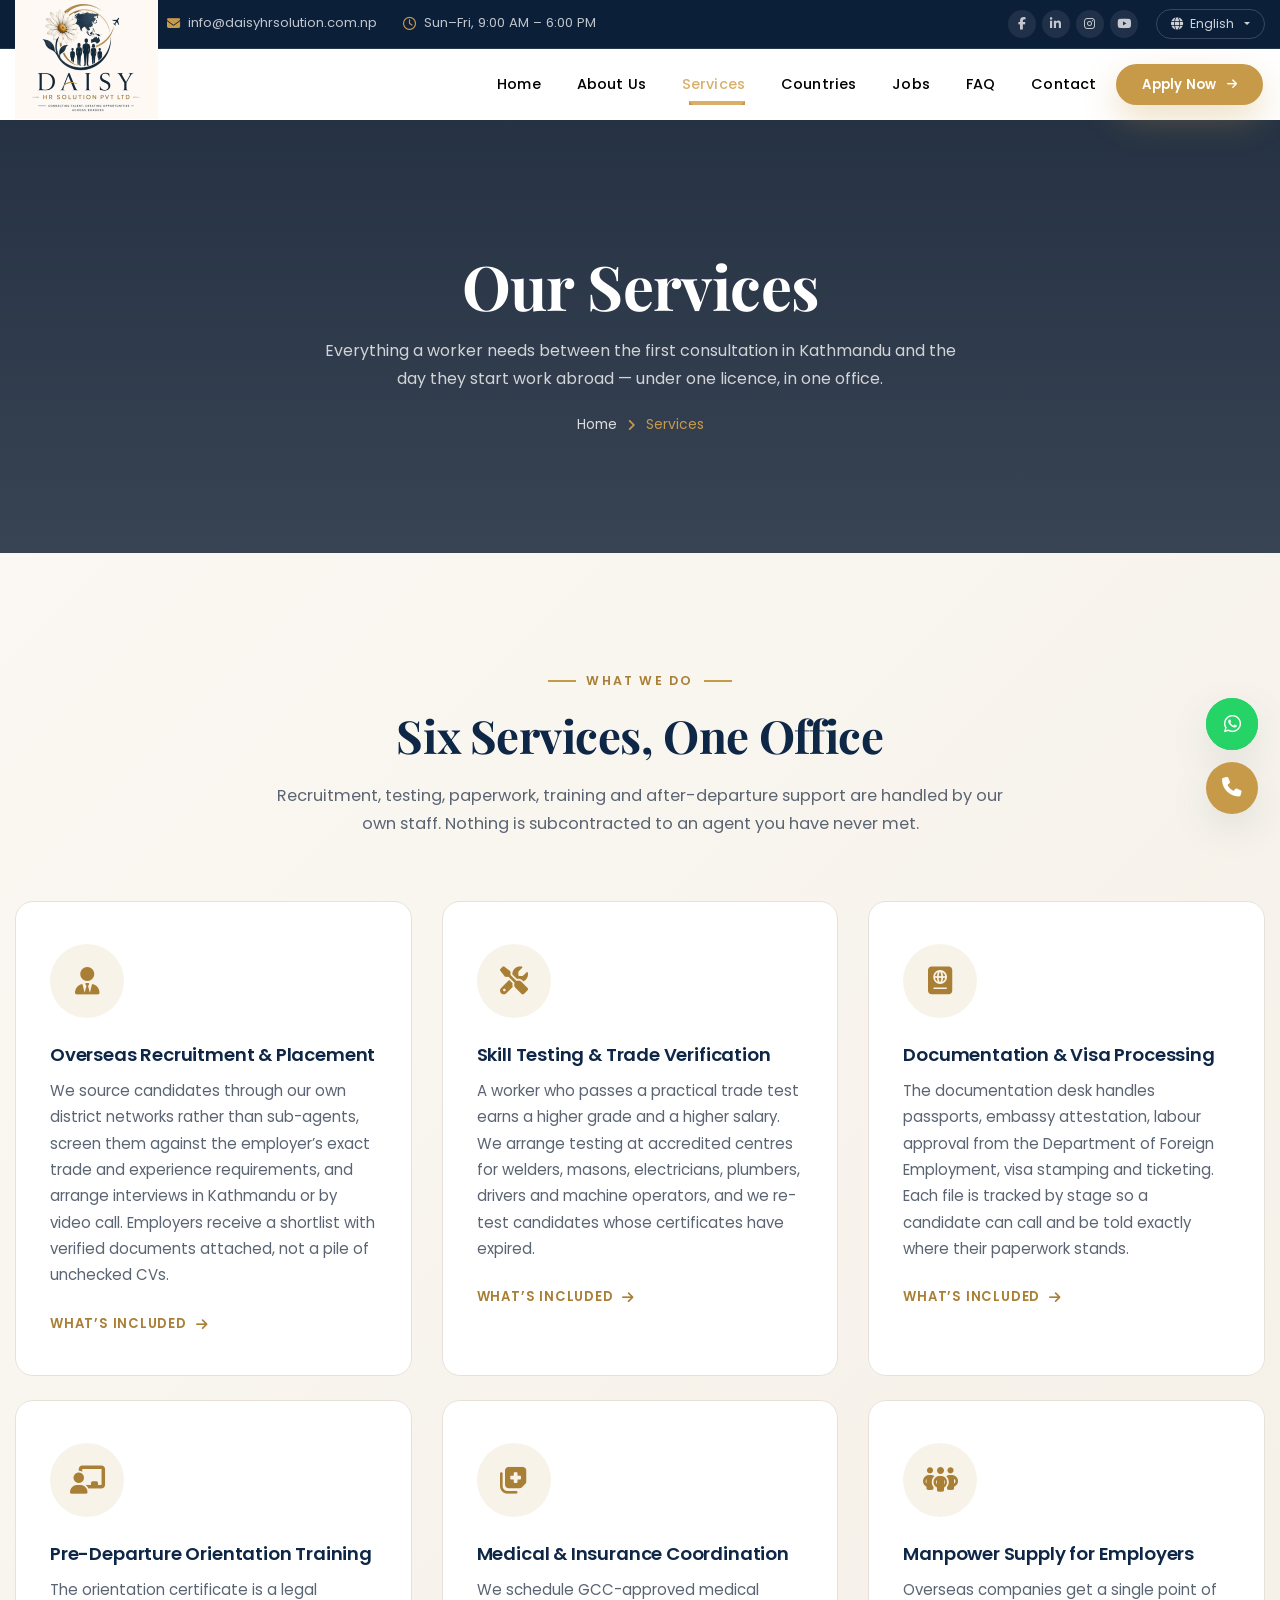
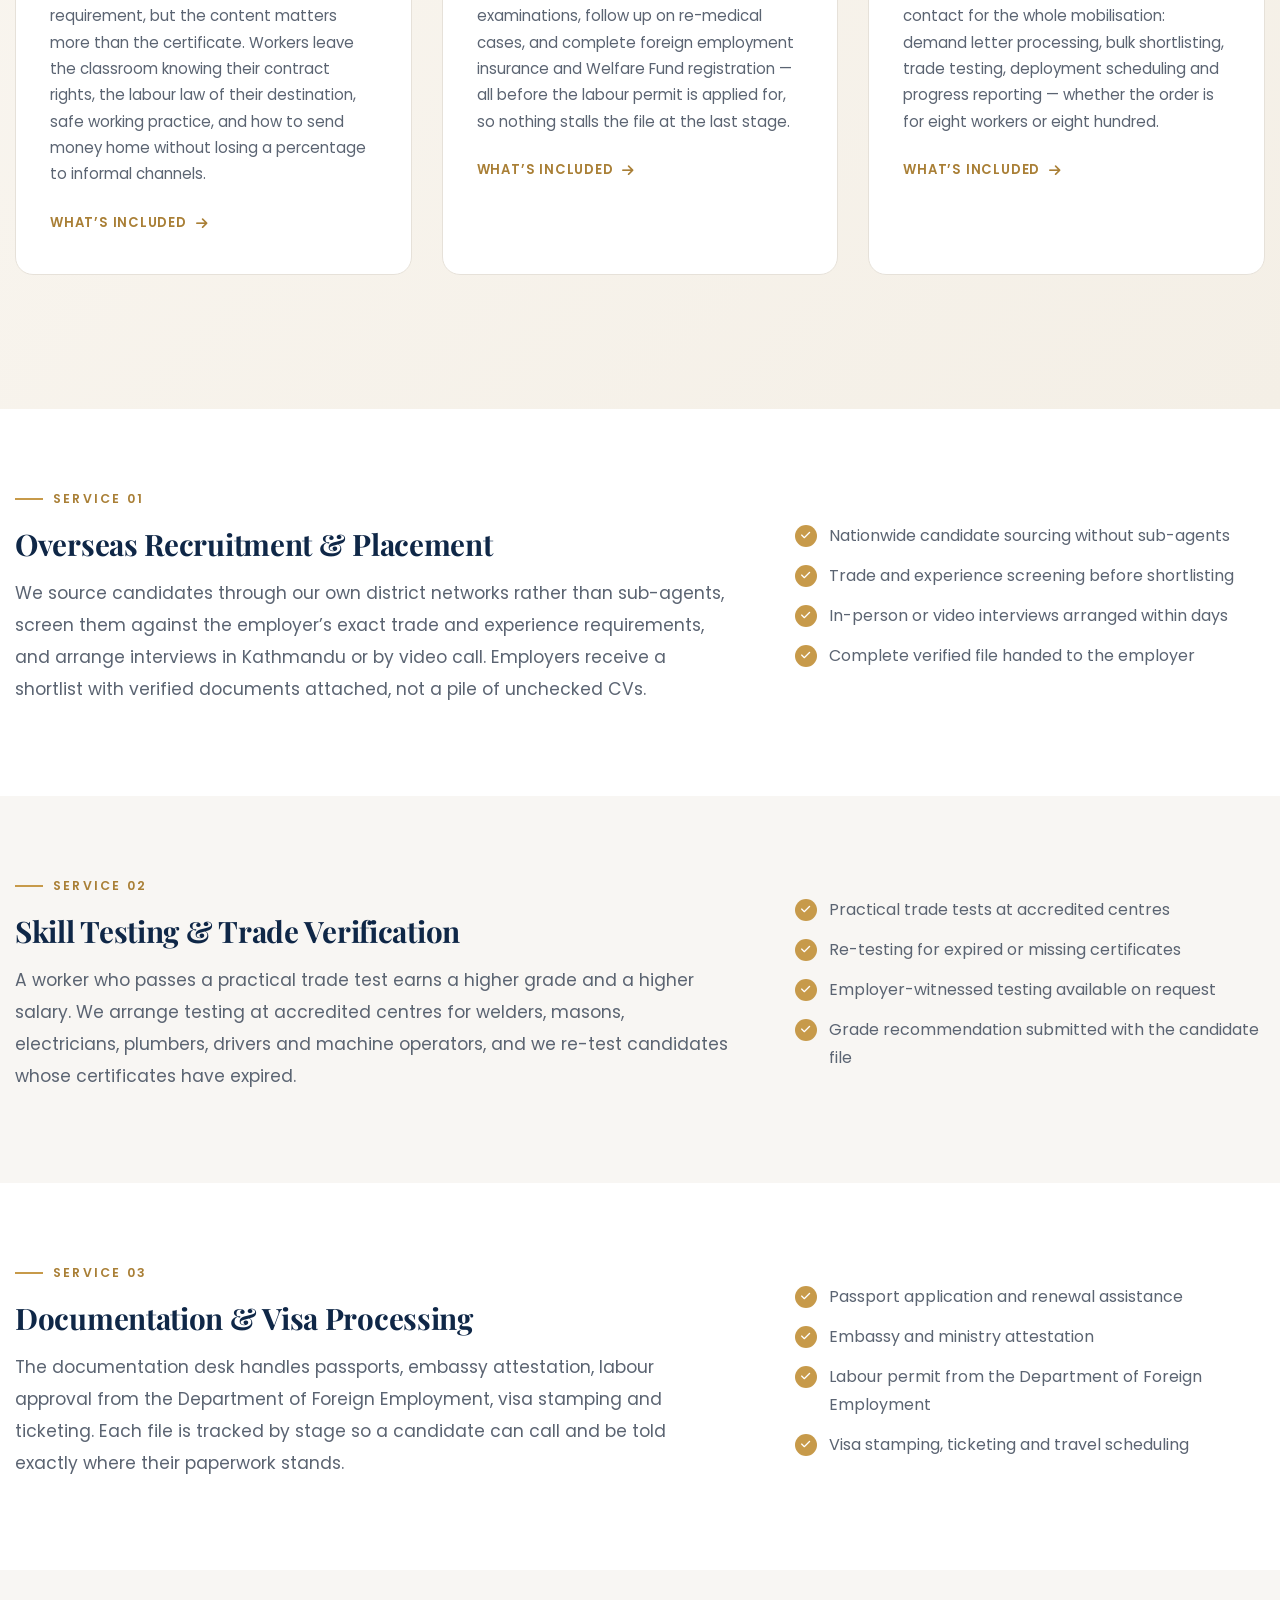
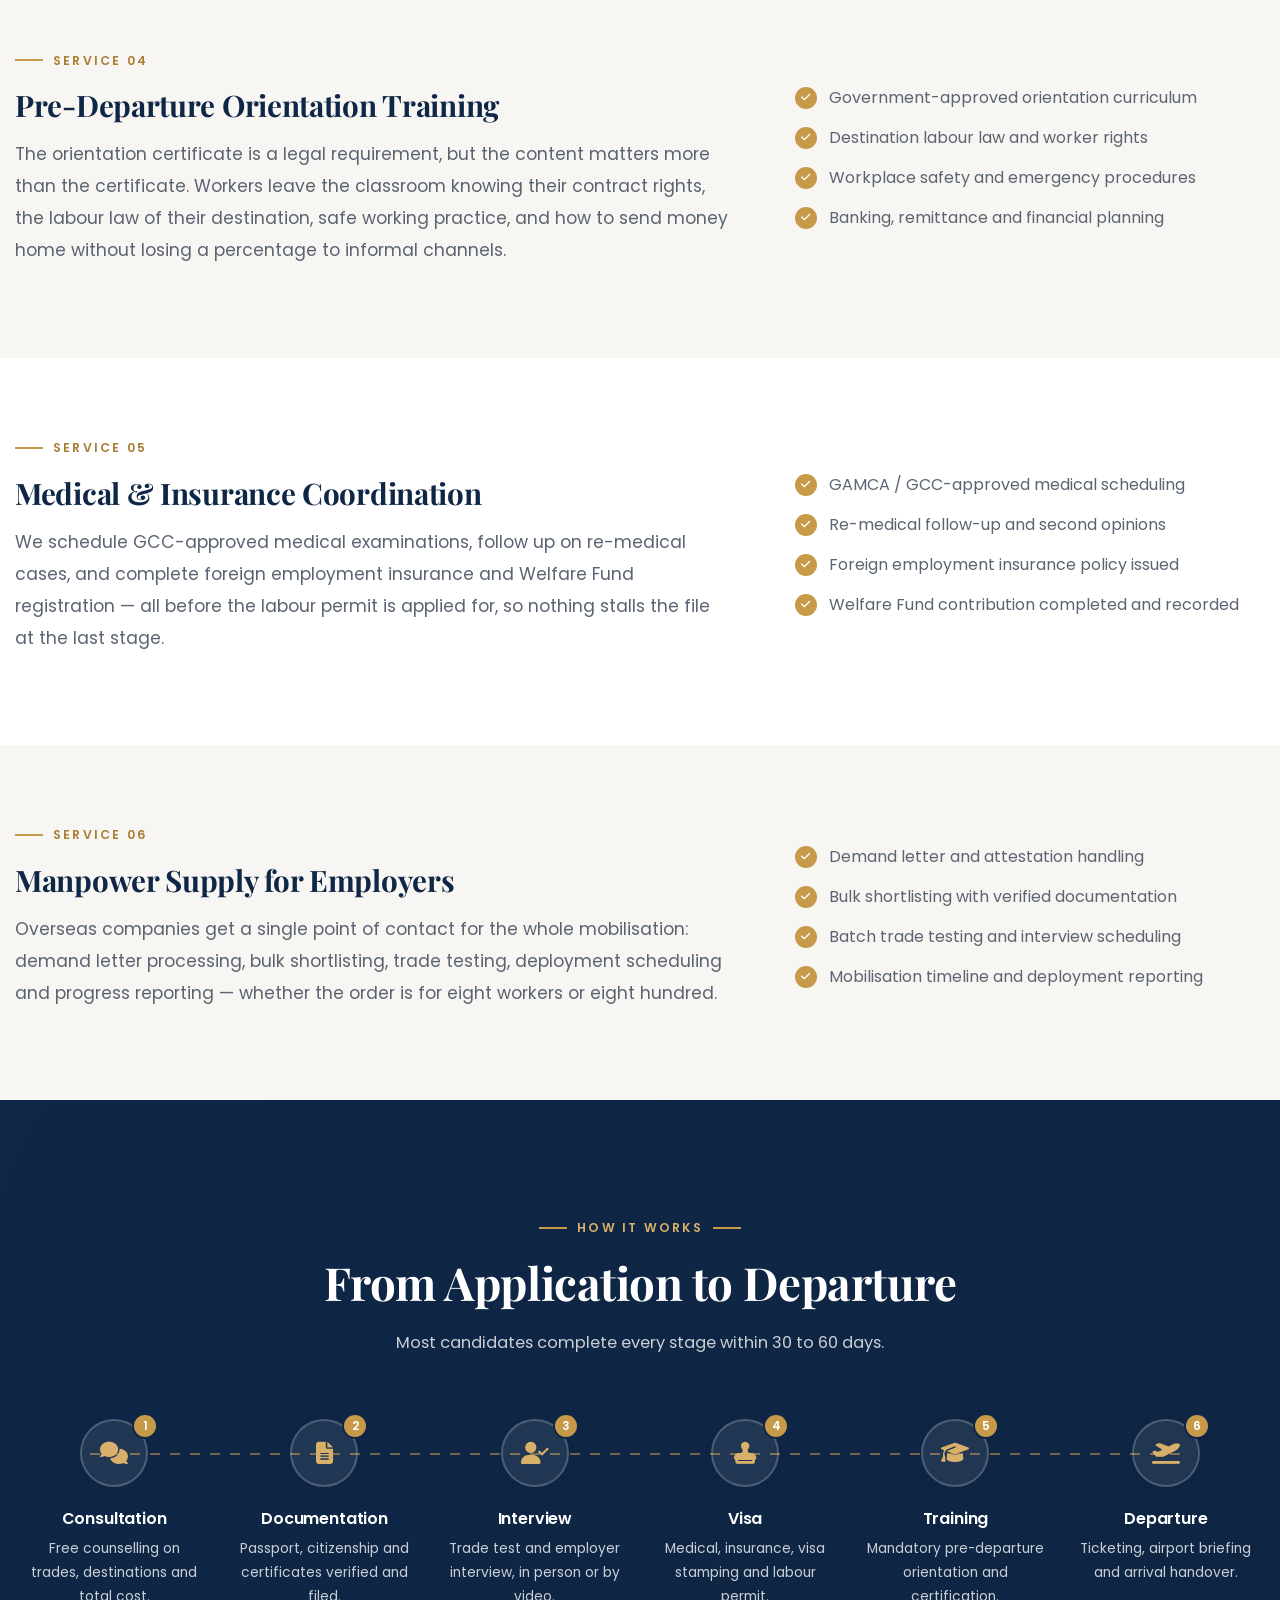
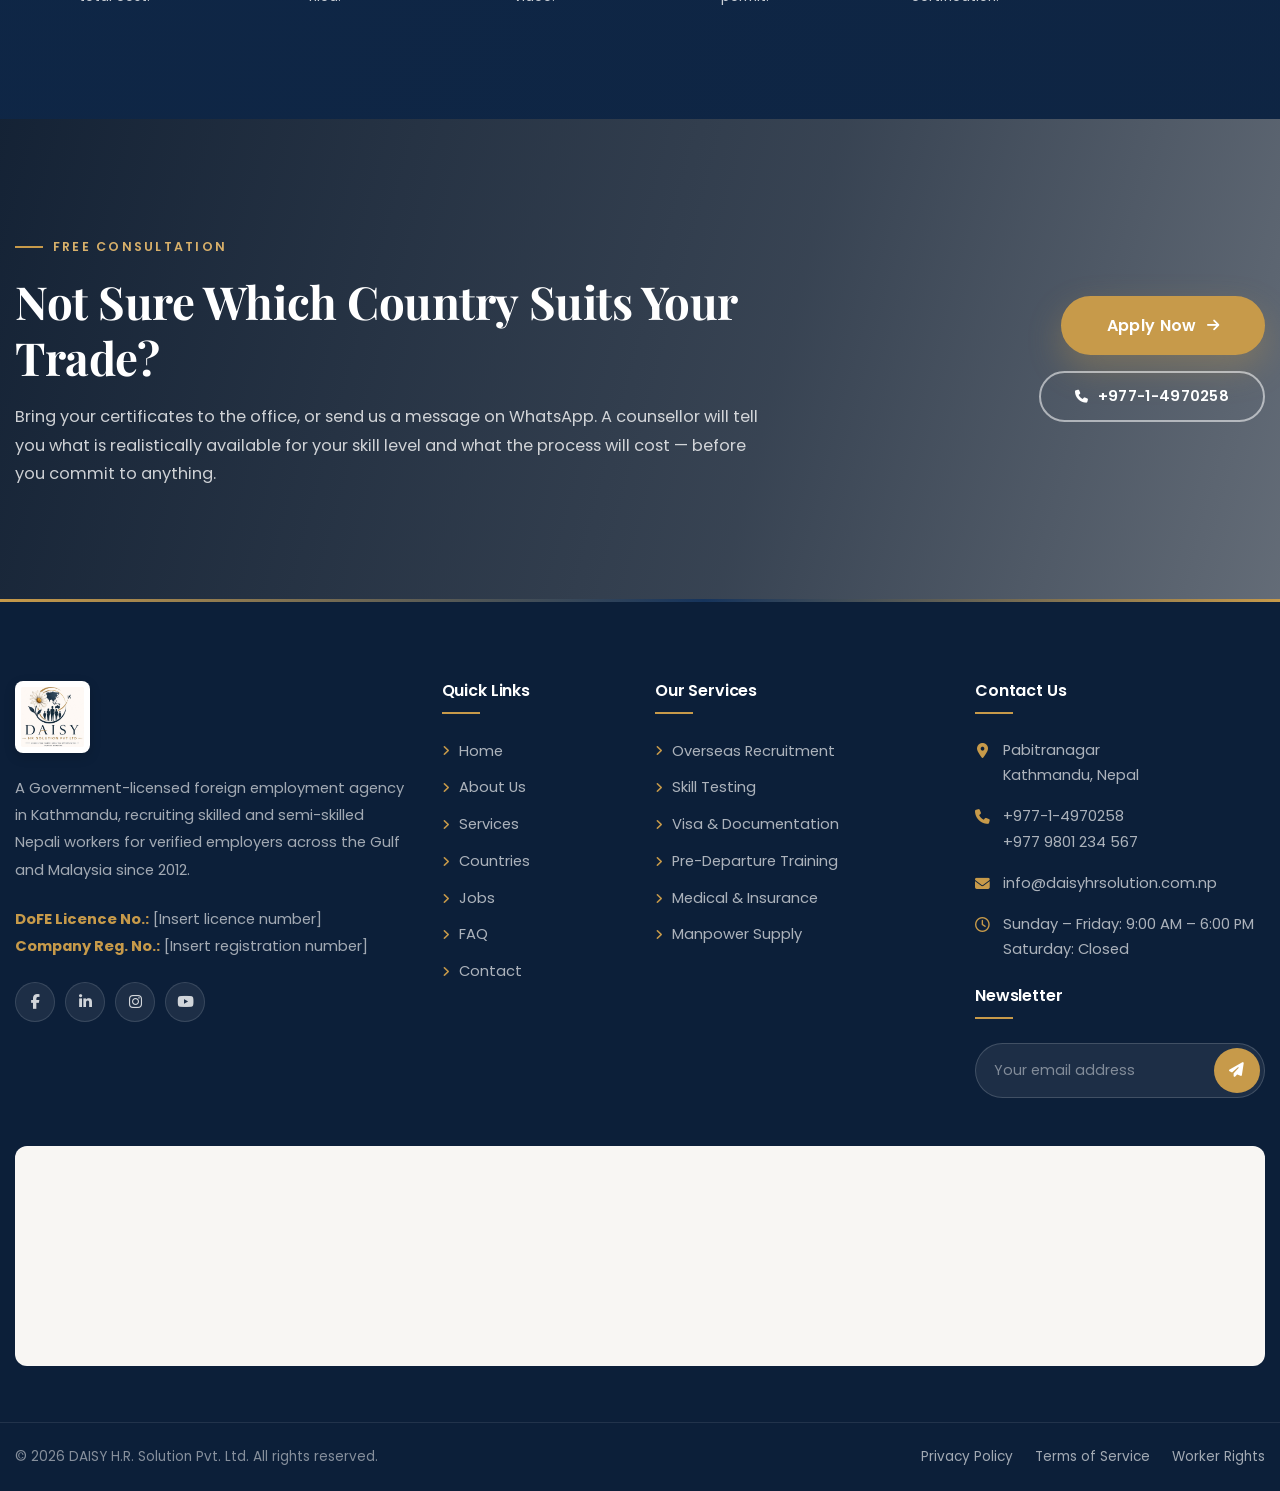
<file: services.html>
<!DOCTYPE html>
<html lang="en">

<head>
    <!-- ==================================================================
         DAISY H.R. SOLUTION PVT. LTD. — Services
         Laravel target: resources/views/services.blade.php
                         @extends('layouts.app') @section('content') …
         ================================================================== -->

    <meta charset="utf-8">
    <meta http-equiv="X-UA-Compatible" content="IE=edge">
    <meta name="viewport" content="width=device-width, initial-scale=1, shrink-to-fit=no">

    <title>Our Services — Overseas Recruitment, Visa &amp; Documentation | DAISY H.R. Solution</title>
    <meta name="description"
        content="Overseas recruitment, skill testing, visa and documentation processing, pre-departure orientation, medical and insurance coordination, and bulk manpower supply for employers — all handled in-house from Kathmandu.">
    <meta name="author" content="DAISY H.R. Solution Pvt. Ltd.">
    <meta name="robots" content="index, follow">
    <link rel="canonical" href="https://www.daisyhrsolution.com.np/services.html">

    <!-- Open Graph -->
    <meta property="og:type" content="website">
    <meta property="og:site_name" content="DAISY H.R. Solution Pvt. Ltd.">
    <meta property="og:title"
        content="Our Services — Overseas Recruitment, Visa &amp; Documentation | DAISY H.R. Solution">
    <meta property="og:description"
        content="Overseas recruitment, skill testing, visa and documentation processing, pre-departure orientation, medical and insurance coordination, and bulk manpower supply for employers — all handled in-house from Kathmandu.">
    <meta property="og:url" content="https://www.daisyhrsolution.com.np/services.html">
    <meta property="og:image"
        content="https://images.unsplash.com/photo-1454165804606-c3d57bc86b40?auto=format&fit=crop&w=1600&q=80">
    <meta property="og:locale" content="en_US">

    <!-- Twitter -->
    <meta name="twitter:card" content="summary_large_image">
    <meta name="twitter:title"
        content="Our Services — Overseas Recruitment, Visa &amp; Documentation | DAISY H.R. Solution">
    <meta name="twitter:description"
        content="Overseas recruitment, skill testing, visa and documentation processing, pre-departure orientation, medical and insurance coordination, and bulk manpower supply for employers — all handled in-house from Kathmandu.">
    <meta name="twitter:image"
        content="https://images.unsplash.com/photo-1454165804606-c3d57bc86b40?auto=format&fit=crop&w=1600&q=80">

    <meta name="theme-color" content="#0F2747">
    <link rel="icon" type="image/svg+xml" href="assets/images/logo.jpeg">

    <!-- Fonts -->
    <link rel="preconnect" href="https://fonts.googleapis.com">
    <link rel="preconnect" href="https://fonts.gstatic.com" crossorigin>
    <link
        href="https://fonts.googleapis.com/css2?family=Playfair+Display:wght@500;600;700&family=Poppins:wght@300;400;500;600;700&display=swap"
        rel="stylesheet">

    <!-- Icons -->
    <link rel="stylesheet" href="https://cdnjs.cloudflare.com/ajax/libs/font-awesome/6.5.2/css/all.min.css"
        integrity="sha512-SnH5WK+bZxgPHs44uWIX+LLJAJ9/2PkPKZ5QiAj6Ta86w+fsb2TkcmfRyVX3pBnMFcV7oQPJkl9QevSCWr3W6A=="
        crossorigin="anonymous" referrerpolicy="no-referrer">

    <!-- Vendor styles -->
    <link rel="stylesheet" href="assets/css/bootstrap.min.css">
    <link rel="stylesheet" href="assets/css/slick.css">
    <link rel="stylesheet" href="assets/css/slick-theme.css">
    <link rel="stylesheet" href="assets/css/aos.css">

    <!-- Project styles (always last so it can override vendors) -->
    <link rel="stylesheet" href="assets/css/style.css">

    <!-- Breadcrumb structured data -->
    <script type="application/ld+json">
    {
      "@context": "https://schema.org",
      "@type": "BreadcrumbList",
      "itemListElement": [
        { "@type": "ListItem", "position": 1, "name": "Home", "item": "https://www.daisyhrsolution.com.np/" },
        { "@type": "ListItem", "position": 2, "name": "Services", "item": "https://www.daisyhrsolution.com.np/services.html" }
      ]
    }
    </script>
</head>

<body>

    <a class="skip-link" href="#main-content">Skip to main content</a>



    <div class="site-top site-top--solid">

        <!-- ======================================================================
     TOP BAR
     Laravel: @include('partials.topbar')
     ====================================================================== -->
        <div class="topbar d-none d-md-block">
            <div class="container">
                <div class="row align-items-center">
                    <div class="col-lg-8 col-md-7">
                        <ul class="topbar__list">
                            <li class="topbar__item">
                                <i class="fa-solid fa-phone" aria-hidden="true"></i>
                                <a href="tel:+97714970258">+977-1-4970258</a>
                            </li>
                            <li class="topbar__item">
                                <i class="fa-solid fa-envelope" aria-hidden="true"></i>
                                <a href="mailto:info@daisyhrsolution.com.np">info@daisyhrsolution.com.np</a>
                            </li>
                            <li class="topbar__item d-none d-lg-inline-flex">
                                <i class="fa-regular fa-clock" aria-hidden="true"></i>
                                <span>Sun&ndash;Fri, 9:00 AM &ndash; 6:00 PM</span>
                            </li>
                        </ul>
                    </div>
                    <div class="col-lg-4 col-md-5">
                        <ul class="topbar__list topbar__list--right">
                            <li class="topbar__social">
                                <a href="https://www.facebook.com/daisyhrsolution" target="_blank" rel="noopener"
                                    aria-label="DAISY H.R. Solution on Facebook"><i class="fa-brands fa-facebook-f"
                                        aria-hidden="true"></i></a>
                                <a href="https://www.linkedin.com/company/daisyhrsolution" target="_blank"
                                    rel="noopener" aria-label="DAISY H.R. Solution on LinkedIn"><i
                                        class="fa-brands fa-linkedin-in" aria-hidden="true"></i></a>
                                <a href="https://www.instagram.com/daisyhrsolution" target="_blank" rel="noopener"
                                    aria-label="DAISY H.R. Solution on Instagram"><i class="fa-brands fa-instagram"
                                        aria-hidden="true"></i></a>
                                <a href="https://www.youtube.com/@daisyhrsolution" target="_blank" rel="noopener"
                                    aria-label="DAISY H.R. Solution on YouTube"><i class="fa-brands fa-youtube"
                                        aria-hidden="true"></i></a>
                            </li>
                            <li class="topbar__lang dropdown">
                                <button class="dropdown-toggle" type="button" id="languageMenu" data-toggle="dropdown"
                                    aria-haspopup="true" aria-expanded="false">
                                    <i class="fa-solid fa-globe" aria-hidden="true"></i> English
                                </button>
                                <div class="dropdown-menu dropdown-menu-right" aria-labelledby="languageMenu">
                                    <a class="dropdown-item is-active" href="#">English</a>
                                    <a class="dropdown-item" href="#">&#2344;&#2375;&#2346;&#2366;&#2354;&#2368;
                                        (Nepali)</a>
                                    <a class="dropdown-item" href="#">&#1575;&#1604;&#1593;&#1585;&#1576;&#1610;&#1577;
                                        (Arabic)</a>
                                </div>
                            </li>
                        </ul>
                    </div>
                </div>
            </div>
        </div>

        <!-- ======================================================================
     HEADER / NAVIGATION
     Laravel: @include('partials.header') → @include('partials.navbar')
     ====================================================================== -->
        <header class="site-header site-header--solid js-header">
            <div class="container">
                <nav class="navbar navbar-expand-lg navbar-daisy js-navbar p-0" aria-label="Main navigation">

                    <a class="navbar-brand" href="index.html">
                        <img src="assets/images/logo.jpeg" alt="DAISY H.R. Solution Pvt. Ltd." class="brand-logo--light"
                            width="71" height="68">
                        <img src="assets/images/logo.jpeg" alt="DAISY H.R. Solution Pvt. Ltd." class="brand-logo--dark"
                            width="71" height="68">
                    </a>

                    <button class="navbar-toggler" type="button" data-toggle="collapse" data-target="#mainNav"
                        aria-controls="mainNav" aria-expanded="false" aria-label="Toggle navigation">
                        <i class="fa-solid fa-bars" aria-hidden="true"></i>
                    </button>

                    <div class="collapse navbar-collapse justify-content-end" id="mainNav">
                        <ul class="navbar-nav align-items-lg-center">
                            <li class="nav-item"><a class="nav-link" href="index.html">Home</a></li>
                            <li class="nav-item"><a class="nav-link" href="about.html">About Us</a></li>

                            <li class="nav-item dropdown active">
                                <a class="nav-link dropdown-toggle" href="services.html" id="servicesDropdown"
                                    role="button" data-toggle="dropdown" aria-haspopup="true"
                                    aria-expanded="false">Services</a>
                                <div class="dropdown-menu" aria-labelledby="servicesDropdown">
                                    <a class="dropdown-item" href="services.html#recruitment">Overseas Recruitment</a>
                                    <a class="dropdown-item" href="services.html#skill-testing">Skill Testing &amp;
                                        Trade Verification</a>
                                    <a class="dropdown-item" href="services.html#documentation">Documentation &amp; Visa
                                        Processing</a>
                                    <a class="dropdown-item" href="services.html#orientation">Pre-Departure
                                        Orientation</a>
                                    <a class="dropdown-item" href="services.html#medical">Medical &amp; Insurance</a>
                                    <a class="dropdown-item" href="services.html#employers">Manpower Supply for
                                        Employers</a>
                                </div>
                            </li>

                            <li class="nav-item dropdown">
                                <a class="nav-link dropdown-toggle" href="countries.html" id="countriesDropdown"
                                    role="button" data-toggle="dropdown" aria-haspopup="true"
                                    aria-expanded="false">Countries</a>
                                <div class="dropdown-menu" aria-labelledby="countriesDropdown">
                                    <a class="dropdown-item" href="countries.html#qatar">Qatar</a>
                                    <a class="dropdown-item" href="countries.html#saudi-arabia">Saudi Arabia</a>
                                    <a class="dropdown-item" href="countries.html#uae">United Arab Emirates</a>
                                    <a class="dropdown-item" href="countries.html#kuwait">Kuwait</a>
                                    <a class="dropdown-item" href="countries.html#malaysia">Malaysia</a>
                                    <a class="dropdown-item" href="countries.html#oman">Oman</a>
                                    <a class="dropdown-item" href="countries.html#bahrain">Bahrain</a>
                                </div>
                            </li>

                            <li class="nav-item"><a class="nav-link" href="jobs.html">Jobs</a></li>
                            <li class="nav-item"><a class="nav-link" href="faq.html">FAQ</a></li>
                            <li class="nav-item"><a class="nav-link" href="contact.html">Contact</a></li>

                            <li class="nav-item navbar-cta">
                                <a href="contact.html#apply" class="btn-daisy btn-gold btn-sm-daisy">
                                    Apply Now <i class="fa-solid fa-arrow-right" aria-hidden="true"></i>
                                </a>
                            </li>
                        </ul>
                    </div>
                </nav>
            </div>
        </header>
    </div><!-- /.site-top -->

    <main id="main-content">

        <!-- ======================================================================
     PAGE HERO
     Laravel: @include('partials.page-hero', ['title' => …, 'image' => …])
     ====================================================================== -->
        <section class="page-hero bg-cover"
            style="background-image:url('https://images.unsplash.com/photo-1454165804606-c3d57bc86b40?auto=format&fit=crop&w=1600&q=80');"
            aria-label="Page heading">
            <div class="container page-hero__inner">
                <h1 class="page-hero__title" data-aos="fade-up">Our Services</h1>
                <p class="page-hero__text" data-aos="fade-up" data-aos-delay="100">Everything a worker needs between the
                    first consultation in Kathmandu and the day they start work abroad — under one licence, in one
                    office.</p>
                <nav aria-label="Breadcrumb">
                    <ol class="breadcrumb-daisy" data-aos="fade-up" data-aos-delay="200">
                        <li><a href="index.html">Home</a></li>
                        <li class="is-current" aria-current="page">Services</li>
                    </ol>
                </nav>
            </div>
        </section>


        <!-- ======================================================================
     SERVICE CARDS
     Laravel: @include('components.service-card') in a @foreach loop
     ====================================================================== -->
        <section class="section bg-soft-gold">
            <div class="container">
                <div class="section-head is-centered" data-aos="fade-up">
                    <span class="section-eyebrow">What We Do</span>
                    <h2 class="section-title">Six Services, One Office</h2>
                    <p class="section-text">
                        Recruitment, testing, paperwork, training and after-departure support are handled
                        by our own staff. Nothing is subcontracted to an agent you have never met.
                    </p>
                </div>
                <div class="row">
                    <div class="col-lg-4 col-md-6 mb-4" data-aos="fade-up" data-aos-delay="0">
                        <article class="service-card" id="recruitment">
                            <div class="service-card__icon"><i class="fa-solid fa-user-tie" aria-hidden="true"></i>
                            </div>
                            <h2 class="service-card__title h4">Overseas Recruitment &amp; Placement</h2>
                            <p class="service-card__text">We source candidates through our own district networks rather
                                than sub-agents, screen them against the employer&rsquo;s exact trade and experience
                                requirements, and arrange interviews in Kathmandu or by video call. Employers receive a
                                shortlist with verified documents attached, not a pile of unchecked CVs.</p>
                            <a href="#detail-recruitment" class="service-card__link">What&rsquo;s Included <i
                                    class="fa-solid fa-arrow-right" aria-hidden="true"></i></a>
                        </article>
                    </div>

                    <div class="col-lg-4 col-md-6 mb-4" data-aos="fade-up" data-aos-delay="100">
                        <article class="service-card" id="skill-testing">
                            <div class="service-card__icon"><i class="fa-solid fa-screwdriver-wrench"
                                    aria-hidden="true"></i></div>
                            <h2 class="service-card__title h4">Skill Testing &amp; Trade Verification</h2>
                            <p class="service-card__text">A worker who passes a practical trade test earns a higher
                                grade and a higher salary. We arrange testing at accredited centres for welders, masons,
                                electricians, plumbers, drivers and machine operators, and we re-test candidates whose
                                certificates have expired.</p>
                            <a href="#detail-skill-testing" class="service-card__link">What&rsquo;s Included <i
                                    class="fa-solid fa-arrow-right" aria-hidden="true"></i></a>
                        </article>
                    </div>

                    <div class="col-lg-4 col-md-6 mb-4" data-aos="fade-up" data-aos-delay="200">
                        <article class="service-card" id="documentation">
                            <div class="service-card__icon"><i class="fa-solid fa-passport" aria-hidden="true"></i>
                            </div>
                            <h2 class="service-card__title h4">Documentation &amp; Visa Processing</h2>
                            <p class="service-card__text">The documentation desk handles passports, embassy attestation,
                                labour approval from the Department of Foreign Employment, visa stamping and ticketing.
                                Each file is tracked by stage so a candidate can call and be told exactly where their
                                paperwork stands.</p>
                            <a href="#detail-documentation" class="service-card__link">What&rsquo;s Included <i
                                    class="fa-solid fa-arrow-right" aria-hidden="true"></i></a>
                        </article>
                    </div>

                    <div class="col-lg-4 col-md-6 mb-4" data-aos="fade-up" data-aos-delay="0">
                        <article class="service-card" id="orientation">
                            <div class="service-card__icon"><i class="fa-solid fa-chalkboard-user"
                                    aria-hidden="true"></i></div>
                            <h2 class="service-card__title h4">Pre-Departure Orientation Training</h2>
                            <p class="service-card__text">The orientation certificate is a legal requirement, but the
                                content matters more than the certificate. Workers leave the classroom knowing their
                                contract rights, the labour law of their destination, safe working practice, and how to
                                send money home without losing a percentage to informal channels.</p>
                            <a href="#detail-orientation" class="service-card__link">What&rsquo;s Included <i
                                    class="fa-solid fa-arrow-right" aria-hidden="true"></i></a>
                        </article>
                    </div>

                    <div class="col-lg-4 col-md-6 mb-4" data-aos="fade-up" data-aos-delay="100">
                        <article class="service-card" id="medical">
                            <div class="service-card__icon"><i class="fa-solid fa-notes-medical" aria-hidden="true"></i>
                            </div>
                            <h2 class="service-card__title h4">Medical &amp; Insurance Coordination</h2>
                            <p class="service-card__text">We schedule GCC-approved medical examinations, follow up on
                                re-medical cases, and complete foreign employment insurance and Welfare Fund
                                registration &mdash; all before the labour permit is applied for, so nothing stalls the
                                file at the last stage.</p>
                            <a href="#detail-medical" class="service-card__link">What&rsquo;s Included <i
                                    class="fa-solid fa-arrow-right" aria-hidden="true"></i></a>
                        </article>
                    </div>

                    <div class="col-lg-4 col-md-6 mb-4" data-aos="fade-up" data-aos-delay="200">
                        <article class="service-card" id="employers">
                            <div class="service-card__icon"><i class="fa-solid fa-people-group" aria-hidden="true"></i>
                            </div>
                            <h2 class="service-card__title h4">Manpower Supply for Employers</h2>
                            <p class="service-card__text">Overseas companies get a single point of contact for the whole
                                mobilisation: demand letter processing, bulk shortlisting, trade testing, deployment
                                scheduling and progress reporting &mdash; whether the order is for eight workers or
                                eight hundred.</p>
                            <a href="#detail-employers" class="service-card__link">What&rsquo;s Included <i
                                    class="fa-solid fa-arrow-right" aria-hidden="true"></i></a>
                        </article>
                    </div>
                </div>
            </div>
        </section>


        <!-- ======================================================================
     SERVICE DETAIL BLOCKS
     ====================================================================== -->
        <section class="section-sm bg-white" id="detail-recruitment">
            <div class="container">
                <div class="row align-items-center">
                    <div class="col-lg-7" data-aos="fade-up">
                        <span class="section-eyebrow">Service 01</span>
                        <h3 class="h3 mb-3">Overseas Recruitment &amp; Placement</h3>
                        <p class="lead-text">We source candidates through our own district networks rather than
                            sub-agents, screen them against the employer&rsquo;s exact trade and experience
                            requirements, and arrange interviews in Kathmandu or by video call. Employers receive a
                            shortlist with verified documents attached, not a pile of unchecked CVs.</p>
                    </div>
                    <div class="col-lg-5 pl-lg-5 mt-4 mt-lg-0" data-aos="fade-left">
                        <ul class="check-list">
                            <li>Nationwide candidate sourcing without sub-agents</li>
                            <li>Trade and experience screening before shortlisting</li>
                            <li>In-person or video interviews arranged within days</li>
                            <li>Complete verified file handed to the employer</li>
                        </ul>
                    </div>
                </div>
            </div>
        </section>

        <section class="section-sm bg-cream" id="detail-skill-testing">
            <div class="container">
                <div class="row align-items-center">
                    <div class="col-lg-7" data-aos="fade-up">
                        <span class="section-eyebrow">Service 02</span>
                        <h3 class="h3 mb-3">Skill Testing &amp; Trade Verification</h3>
                        <p class="lead-text">A worker who passes a practical trade test earns a higher grade and a
                            higher salary. We arrange testing at accredited centres for welders, masons, electricians,
                            plumbers, drivers and machine operators, and we re-test candidates whose certificates have
                            expired.</p>
                    </div>
                    <div class="col-lg-5 pl-lg-5 mt-4 mt-lg-0" data-aos="fade-left">
                        <ul class="check-list">
                            <li>Practical trade tests at accredited centres</li>
                            <li>Re-testing for expired or missing certificates</li>
                            <li>Employer-witnessed testing available on request</li>
                            <li>Grade recommendation submitted with the candidate file</li>
                        </ul>
                    </div>
                </div>
            </div>
        </section>

        <section class="section-sm bg-white" id="detail-documentation">
            <div class="container">
                <div class="row align-items-center">
                    <div class="col-lg-7" data-aos="fade-up">
                        <span class="section-eyebrow">Service 03</span>
                        <h3 class="h3 mb-3">Documentation &amp; Visa Processing</h3>
                        <p class="lead-text">The documentation desk handles passports, embassy attestation, labour
                            approval from the Department of Foreign Employment, visa stamping and ticketing. Each file
                            is tracked by stage so a candidate can call and be told exactly where their paperwork
                            stands.</p>
                    </div>
                    <div class="col-lg-5 pl-lg-5 mt-4 mt-lg-0" data-aos="fade-left">
                        <ul class="check-list">
                            <li>Passport application and renewal assistance</li>
                            <li>Embassy and ministry attestation</li>
                            <li>Labour permit from the Department of Foreign Employment</li>
                            <li>Visa stamping, ticketing and travel scheduling</li>
                        </ul>
                    </div>
                </div>
            </div>
        </section>

        <section class="section-sm bg-cream" id="detail-orientation">
            <div class="container">
                <div class="row align-items-center">
                    <div class="col-lg-7" data-aos="fade-up">
                        <span class="section-eyebrow">Service 04</span>
                        <h3 class="h3 mb-3">Pre-Departure Orientation Training</h3>
                        <p class="lead-text">The orientation certificate is a legal requirement, but the content matters
                            more than the certificate. Workers leave the classroom knowing their contract rights, the
                            labour law of their destination, safe working practice, and how to send money home without
                            losing a percentage to informal channels.</p>
                    </div>
                    <div class="col-lg-5 pl-lg-5 mt-4 mt-lg-0" data-aos="fade-left">
                        <ul class="check-list">
                            <li>Government-approved orientation curriculum</li>
                            <li>Destination labour law and worker rights</li>
                            <li>Workplace safety and emergency procedures</li>
                            <li>Banking, remittance and financial planning</li>
                        </ul>
                    </div>
                </div>
            </div>
        </section>

        <section class="section-sm bg-white" id="detail-medical">
            <div class="container">
                <div class="row align-items-center">
                    <div class="col-lg-7" data-aos="fade-up">
                        <span class="section-eyebrow">Service 05</span>
                        <h3 class="h3 mb-3">Medical &amp; Insurance Coordination</h3>
                        <p class="lead-text">We schedule GCC-approved medical examinations, follow up on re-medical
                            cases, and complete foreign employment insurance and Welfare Fund registration &mdash; all
                            before the labour permit is applied for, so nothing stalls the file at the last stage.</p>
                    </div>
                    <div class="col-lg-5 pl-lg-5 mt-4 mt-lg-0" data-aos="fade-left">
                        <ul class="check-list">
                            <li>GAMCA / GCC-approved medical scheduling</li>
                            <li>Re-medical follow-up and second opinions</li>
                            <li>Foreign employment insurance policy issued</li>
                            <li>Welfare Fund contribution completed and recorded</li>
                        </ul>
                    </div>
                </div>
            </div>
        </section>

        <section class="section-sm bg-cream" id="detail-employers">
            <div class="container">
                <div class="row align-items-center">
                    <div class="col-lg-7" data-aos="fade-up">
                        <span class="section-eyebrow">Service 06</span>
                        <h3 class="h3 mb-3">Manpower Supply for Employers</h3>
                        <p class="lead-text">Overseas companies get a single point of contact for the whole
                            mobilisation: demand letter processing, bulk shortlisting, trade testing, deployment
                            scheduling and progress reporting &mdash; whether the order is for eight workers or eight
                            hundred.</p>
                    </div>
                    <div class="col-lg-5 pl-lg-5 mt-4 mt-lg-0" data-aos="fade-left">
                        <ul class="check-list">
                            <li>Demand letter and attestation handling</li>
                            <li>Bulk shortlisting with verified documentation</li>
                            <li>Batch trade testing and interview scheduling</li>
                            <li>Mobilisation timeline and deployment reporting</li>
                        </ul>
                    </div>
                </div>
            </div>
        </section>



        <!-- ======================================================================
     PROCESS TIMELINE
     Laravel: @include('partials.process-timeline')
     ====================================================================== -->
        <section class="section bg-navy-deep overlay-navy bg-cover"
            style="background-image:url('https://images.unsplash.com/photo-1540339832862-474599807836?auto=format&fit=crop&w=1600&q=80');">
            <div class="container">
                <div class="section-head section-head--light is-centered" data-aos="fade-up">
                    <span class="section-eyebrow">How It Works</span>
                    <h2 class="section-title">From Application to Departure</h2>
                    <p class="section-text">Most candidates complete every stage within 30 to 60 days.</p>
                </div>
                <div class="process process--light">
                    <div class="process__track">
                        <div class="process__step" data-aos="fade-up" data-aos-delay="0">
                            <div class="process__marker"><i class="fa-solid fa-comments" aria-hidden="true"></i><span
                                    class="process__num">1</span></div>
                            <h3 class="process__title">Consultation</h3>
                            <p class="process__text">Free counselling on trades, destinations and total cost.</p>
                        </div>
                        <div class="process__step" data-aos="fade-up" data-aos-delay="80">
                            <div class="process__marker"><i class="fa-solid fa-file-lines" aria-hidden="true"></i><span
                                    class="process__num">2</span></div>
                            <h3 class="process__title">Documentation</h3>
                            <p class="process__text">Passport, citizenship and certificates verified and filed.</p>
                        </div>
                        <div class="process__step" data-aos="fade-up" data-aos-delay="160">
                            <div class="process__marker"><i class="fa-solid fa-user-check" aria-hidden="true"></i><span
                                    class="process__num">3</span></div>
                            <h3 class="process__title">Interview</h3>
                            <p class="process__text">Trade test and employer interview, in person or by video.</p>
                        </div>
                        <div class="process__step" data-aos="fade-up" data-aos-delay="240">
                            <div class="process__marker"><i class="fa-solid fa-stamp" aria-hidden="true"></i><span
                                    class="process__num">4</span></div>
                            <h3 class="process__title">Visa</h3>
                            <p class="process__text">Medical, insurance, visa stamping and labour permit.</p>
                        </div>
                        <div class="process__step" data-aos="fade-up" data-aos-delay="320">
                            <div class="process__marker"><i class="fa-solid fa-graduation-cap"
                                    aria-hidden="true"></i><span class="process__num">5</span></div>
                            <h3 class="process__title">Training</h3>
                            <p class="process__text">Mandatory pre-departure orientation and certification.</p>
                        </div>
                        <div class="process__step" data-aos="fade-up" data-aos-delay="400">
                            <div class="process__marker"><i class="fa-solid fa-plane-departure"
                                    aria-hidden="true"></i><span class="process__num">6</span></div>
                            <h3 class="process__title">Departure</h3>
                            <p class="process__text">Ticketing, airport briefing and arrival handover.</p>
                        </div>
                    </div>
                </div>
            </div>
        </section>


        <!-- ======================================================================
     CLOSING CTA
     Laravel: @include('partials.cta-band')
     ====================================================================== -->
        <section class="cta-band bg-parallax" id="consultation"
            style="background-image:url('https://images.unsplash.com/photo-1556388158-158ea5ccacbd?auto=format&fit=crop&w=1600&q=80');">
            <div class="container cta-band__inner">
                <div class="row align-items-center">
                    <div class="col-lg-8 mb-4 mb-lg-0" data-aos="fade-right">
                        <div class="section-head section-head--light mb-0">
                            <span class="section-eyebrow">Free Consultation</span>
                            <h2 class="section-title">Not Sure Which Country Suits Your Trade?</h2>
                            <p class="section-text">
                                Bring your certificates to the office, or send us a message on WhatsApp.
                                A counsellor will tell you what is realistically available for your skill
                                level and what the process will cost &mdash; before you commit to anything.
                            </p>
                        </div>
                    </div>
                    <div class="col-lg-4 text-lg-right" data-aos="fade-left">
                        <a href="contact.html#apply" class="btn-daisy btn-gold btn-lg-daisy mb-3">
                            Apply Now <i class="fa-solid fa-arrow-right" aria-hidden="true"></i>
                        </a><br>
                        <a href="tel:+97714970258" class="btn-daisy btn-outline-white">
                            <i class="fa-solid fa-phone" aria-hidden="true"></i> +977-1-4970258
                        </a>
                    </div>
                </div>
            </div>
        </section>


    </main>


    <!-- ======================================================================
     FOOTER
     Laravel: @include('partials.footer')
     ====================================================================== -->
    <footer class="site-footer">
        <div class="footer-main">
            <div class="container">
                <div class="row">

                    <div class="col-lg-4 col-md-6 mb-5 mb-lg-0">
                        <div class="footer-brand">
                            <img src="assets/images/logo.jpeg" alt="DAISY H.R. Solution Pvt. Ltd." width="75"
                                height="72" loading="lazy">
                        </div>
                        <p class="footer-about">
                            A Government-licensed foreign employment agency in Kathmandu, recruiting
                            skilled and semi-skilled Nepali workers for verified employers across the
                            Gulf and Malaysia since 2012.
                        </p>
                        <p class="footer-about mb-0">
                            <strong class="text-gold">DoFE Licence No.:</strong> [Insert licence number]<br>
                            <strong class="text-gold">Company Reg. No.:</strong> [Insert registration number]
                        </p>
                        <div class="footer-social">
                            <a href="https://www.facebook.com/daisyhrsolution" target="_blank" rel="noopener"
                                aria-label="Facebook"><i class="fa-brands fa-facebook-f" aria-hidden="true"></i></a>
                            <a href="https://www.linkedin.com/company/daisyhrsolution" target="_blank" rel="noopener"
                                aria-label="LinkedIn"><i class="fa-brands fa-linkedin-in" aria-hidden="true"></i></a>
                            <a href="https://www.instagram.com/daisyhrsolution" target="_blank" rel="noopener"
                                aria-label="Instagram"><i class="fa-brands fa-instagram" aria-hidden="true"></i></a>
                            <a href="https://www.youtube.com/@daisyhrsolution" target="_blank" rel="noopener"
                                aria-label="YouTube"><i class="fa-brands fa-youtube" aria-hidden="true"></i></a>
                        </div>
                    </div>

                    <div class="col-lg-2 col-md-6 col-6 mb-5 mb-lg-0">
                        <h2 class="footer-title h6">Quick Links</h2>
                        <ul class="footer-links">
                            <li><a href="index.html">Home</a></li>
                            <li><a href="about.html">About Us</a></li>
                            <li><a href="services.html">Services</a></li>
                            <li><a href="countries.html">Countries</a></li>
                            <li><a href="jobs.html">Jobs</a></li>
                            <li><a href="faq.html">FAQ</a></li>
                            <li><a href="contact.html">Contact</a></li>
                        </ul>
                    </div>

                    <div class="col-lg-3 col-md-6 col-6 mb-5 mb-lg-0">
                        <h2 class="footer-title h6">Our Services</h2>
                        <ul class="footer-links">
                            <li><a href="services.html#recruitment">Overseas Recruitment</a></li>
                            <li><a href="services.html#skill-testing">Skill Testing</a></li>
                            <li><a href="services.html#documentation">Visa &amp; Documentation</a></li>
                            <li><a href="services.html#orientation">Pre-Departure Training</a></li>
                            <li><a href="services.html#medical">Medical &amp; Insurance</a></li>
                            <li><a href="services.html#employers">Manpower Supply</a></li>
                        </ul>
                    </div>

                    <div class="col-lg-3 col-md-6">
                        <h2 class="footer-title h6">Contact Us</h2>
                        <ul class="footer-contact">
                            <li>
                                <i class="fa-solid fa-location-dot" aria-hidden="true"></i>
                                <span>Pabitranagar<br>Kathmandu, Nepal</span>
                            </li>
                            <li>
                                <i class="fa-solid fa-phone" aria-hidden="true"></i>
                                <span><a href="tel:+97714970258">+977-1-4970258</a><br><a href="tel:+9779801234567">+977
                                        9801 234 567</a></span>
                            </li>
                            <li>
                                <i class="fa-solid fa-envelope" aria-hidden="true"></i>
                                <span><a
                                        href="mailto:info@daisyhrsolution.com.np">info@daisyhrsolution.com.np</a></span>
                            </li>
                            <li>
                                <i class="fa-regular fa-clock" aria-hidden="true"></i>
                                <span>Sunday &ndash; Friday: 9:00 AM &ndash; 6:00 PM<br>Saturday: Closed</span>
                            </li>
                        </ul>

                        <h2 class="footer-title h6 mt-4">Newsletter</h2>
                        <!-- Laravel: <form action="{{ route('newsletter.store') }}" method="POST"> @csrf -->
                        <form class="newsletter-form js-newsletter" novalidate>
                            <label class="sr-only-text" for="newsletterEmail">Your email address</label>
                            <input type="email" id="newsletterEmail" name="email" placeholder="Your email address"
                                required>
                            <button type="submit" aria-label="Subscribe to the newsletter">
                                <i class="fa-solid fa-paper-plane" aria-hidden="true"></i>
                            </button>
                        </form>
                    </div>

                </div>

                <div class="row mt-5">
                    <div class="col-12">
                        <div class="map-frame map-frame--footer">
                            <iframe
                                src="https://maps.google.com/maps?q=Pabitranagar%2C%20Kathmandu%2C%20Nepal&t=&z=15&ie=UTF8&iwloc=&output=embed"
                                title="Map showing the DAISY H.R. Solution office in Pabitranagar, Kathmandu"
                                loading="lazy" referrerpolicy="no-referrer-when-downgrade" allowfullscreen></iframe>
                        </div>
                    </div>
                </div>
            </div>
        </div>

        <div class="footer-bottom">
            <div class="container">
                <div class="row align-items-center">
                    <div class="col-md-6">
                        <p class="mb-0">&copy; <span class="js-year">2026</span> DAISY H.R. Solution Pvt. Ltd. All
                            rights reserved.</p>
                    </div>
                    <div class="col-md-6">
                        <ul class="footer-legal">
                            <li><a href="#">Privacy Policy</a></li>
                            <li><a href="#">Terms of Service</a></li>
                            <li><a href="faq.html">Worker Rights</a></li>
                        </ul>
                    </div>
                </div>
            </div>
        </div>
    </footer>

    <!-- ======================================================================
     FLOATING ACTIONS
     Laravel: @include('partials.floating-actions')
     ====================================================================== -->
    <div class="float-stack">
        <a href="https://wa.me/9779801234567?text=Namaste%2C%20I%20would%20like%20to%20ask%20about%20overseas%20jobs."
            class="float-btn float-btn--whatsapp" target="_blank" rel="noopener" aria-label="Chat with us on WhatsApp">
            <i class="fa-brands fa-whatsapp" aria-hidden="true"></i>
        </a>
        <a href="tel:+97714970258" class="float-btn float-btn--call" aria-label="Call our office">
            <i class="fa-solid fa-phone" aria-hidden="true"></i>
        </a>
        <button type="button" class="float-btn float-btn--top js-back-to-top" aria-label="Back to top">
            <i class="fa-solid fa-arrow-up" aria-hidden="true"></i>
        </button>
    </div>


    <!-- ======================================================================
     SCRIPTS
     ====================================================================== -->
    <script src="assets/js/jquery.min.js"></script>
    <script src="assets/js/bootstrap.bundle.min.js"></script>
    <script src="assets/js/slick.min.js"></script>
    <script src="assets/js/aos.js"></script>
    <script src="assets/js/main.js"></script>

</body>

</html>
</file>
<file: assets/css/style.css>
@charset "UTF-8";

/* ==========================================================================
   DAISY H.R. SOLUTION PVT. LTD. — Main Stylesheet
   Author : Web Team
   Version: 1.0.0
   --------------------------------------------------------------------------
   TABLE OF CONTENTS
   --------------------------------------------------------------------------
   01. Design tokens (CSS custom properties)
   02. Base & resets
   03. Typography
   04. Utility classes
   05. Buttons
   06. Section headings
   07. Preloader
   08. Top bar
   09. Navigation
   10. Hero slider
   11. Page hero (inner pages)
   12. Feature cards (Why choose us)
   13. About preview
   14. Service cards
   15. Country cards
   16. Process timeline
   17. Job cards
   18. Trust & compliance
   19. Counters
   20. Testimonials
   21. Partner logos
   22. FAQ accordion
   23. CTA / consultation form
   24. Contact page blocks
   25. Footer
   26. Floating actions (WhatsApp, call, back-to-top)
   27. Slick slider overrides
   28. AOS / motion preferences
   29. Responsive breakpoints
   30. Print
   ========================================================================== */


/* ==========================================================================
   01. DESIGN TOKENS
   Every colour, radius, shadow and spacing step used across the site is
   declared once here. Changing a brand colour is a one-line edit.
   ========================================================================== */

:root {
    /* --- Brand palette --- */
    --navy: #0F2747;
    --navy-700: #16345c;
    --navy-800: #0c1f39;
    --navy-900: #08172b;
    --gold: #C79A4A;
    --gold-400: #d8b06a;
    --gold-600: #a97f36;
    --cream: #F8F6F3;
    --white: #ffffff;

    /* --- Text --- */
    --text: #1F2937;
    --text-muted: #5b6472;
    --text-light: rgba(255, 255, 255, .78);

    /* --- Surfaces & lines --- */
    --surface: #ffffff;
    --surface-alt: #F8F6F3;
    --border: #e6e1d9;
    --border-dark: rgba(255, 255, 255, .14);

    /* --- Semantic --- */
    --success: #2f9e6b;
    --danger: #d94a4a;

    /* --- Typography --- */
    --font-body: 'Poppins', -apple-system, BlinkMacSystemFont, 'Segoe UI', sans-serif;
    --font-display: 'Playfair Display', Georgia, 'Times New Roman', serif;

    /* --- Radii --- */
    --radius-sm: 6px;
    --radius: 12px;
    --radius-lg: 18px;
    --radius-xl: 26px;
    --radius-pill: 999px;

    /* --- Elevation --- */
    --shadow-xs: 0 2px 8px rgba(15, 39, 71, .06);
    --shadow-sm: 0 6px 18px rgba(15, 39, 71, .08);
    --shadow: 0 14px 40px rgba(15, 39, 71, .10);
    --shadow-lg: 0 26px 70px rgba(15, 39, 71, .16);
    --shadow-gold: 0 14px 34px rgba(199, 154, 74, .32);

    /* --- Section rhythm --- */
    --section-y: 110px;
    --section-y-sm: 72px;

    /* --- Motion --- */
    --ease: cubic-bezier(.25, .8, .35, 1);
    --transition: all .38s cubic-bezier(.25, .8, .35, 1);

    /* --- Layers --- */
    --z-nav: 1030;
    --z-float: 1040;
    --z-loader: 1090;
}


/* ==========================================================================
   02. BASE & RESETS
   ========================================================================== */

*,
*::before,
*::after {
    box-sizing: border-box;
}

html {
    scroll-behavior: smooth;
    /* Offset for the sticky navbar when jumping to in-page anchors */
    scroll-padding-top: 96px;
}

body {
    font-family: var(--font-body);
    font-size: 16px;
    font-weight: 400;
    line-height: 1.75;
    color: var(--text);
    background-color: var(--cream);
    -webkit-font-smoothing: antialiased;
    -moz-osx-font-smoothing: grayscale;
    overflow-x: hidden;
}

img {
    max-width: 100%;
    height: auto;
}

a {
    color: var(--navy);
    text-decoration: none;
    transition: color .3s var(--ease);
}

a:hover,
a:focus {
    color: var(--gold);
    text-decoration: none;
}

/* Visible focus ring for keyboard users only — pointer users keep a clean UI */
:focus-visible {
    outline: 3px solid var(--gold);
    outline-offset: 3px;
}

ul.list-unstyled-tight {
    margin: 0;
    padding: 0;
    list-style: none;
}

/* Screen-reader-only helper (used for form labels and icon-only buttons) */
.sr-only-text {
    position: absolute;
    width: 1px;
    height: 1px;
    padding: 0;
    margin: -1px;
    overflow: hidden;
    clip: rect(0, 0, 0, 0);
    white-space: nowrap;
    border: 0;
}

/* Skip link for keyboard and screen-reader navigation */
.skip-link {
    position: absolute;
    top: -60px;
    left: 16px;
    z-index: 2000;
    padding: 10px 20px;
    background: var(--gold);
    color: var(--navy);
    font-weight: 600;
    border-radius: 0 0 var(--radius-sm) var(--radius-sm);
    transition: top .3s var(--ease);
}

.skip-link:focus {
    top: 0;
    color: var(--navy);
}

::selection {
    background: var(--gold);
    color: var(--white);
}


/* ==========================================================================
   03. TYPOGRAPHY
   Fluid type: sizes interpolate between mobile and desktop with clamp(),
   so no font-size media queries are needed further down the sheet.
   ========================================================================== */

h1,
h2,
h3,
h4,
h5,
h6,
.h1,
.h2,
.h3,
.h4,
.h5,
.h6 {
    font-family: var(--font-display);
    color: var(--navy);
    font-weight: 700;
    line-height: 1.22;
    margin-top: 0;
    margin-bottom: .6em;
    letter-spacing: -.01em;
}

h1,
.h1 {
    font-size: clamp(2.1rem, 1.35rem + 3.2vw, 3.85rem);
}

h2,
.h2 {
    font-size: clamp(1.75rem, 1.2rem + 2.2vw, 2.85rem);
}

h3,
.h3 {
    font-size: clamp(1.35rem, 1.1rem + 1.1vw, 1.85rem);
}

h4,
.h4 {
    font-size: clamp(1.15rem, 1.03rem + .5vw, 1.35rem);
}

h5,
.h5 {
    font-size: 1.08rem;
}

h6,
.h6 {
    font-size: .98rem;
}

p {
    margin-top: 0;
    margin-bottom: 1.15rem;
}

.lead-text {
    font-size: 1.08rem;
    line-height: 1.85;
    color: var(--text-muted);
}

/* Sans-serif headline variant, for card titles and UI chrome */
.font-sans {
    font-family: var(--font-body);
    letter-spacing: 0;
}

.text-gold {
    color: var(--gold) !important;
}

.text-navy {
    color: var(--navy) !important;
}

.text-muted-soft {
    color: var(--text-muted) !important;
}


/* ==========================================================================
   04. UTILITY CLASSES
   Small, composable helpers so page markup stays free of inline styles.
   ========================================================================== */

/* --- Vertical rhythm --- */
.section {
    padding: var(--section-y) 0;
}

.section-sm {
    padding: var(--section-y-sm) 0;
}

.section-t-0 {
    padding-top: 0;
}

.section-b-0 {
    padding-bottom: 0;
}

/* --- Backgrounds --- */
.bg-cream {
    background-color: var(--cream);
}

.bg-white {
    background-color: var(--white);
}

.bg-navy {
    background-color: var(--navy);
}

.bg-navy-deep {
    background-color: var(--navy-800);
}

/* Subtle diagonal gold wash used behind alternating sections */
.bg-soft-gold {
    background: linear-gradient(135deg, #fbf8f3 0%, #f4efe6 100%);
}

/* --- Media / overlay --- */
.bg-cover {
    background-size: cover;
    background-position: center;
    background-repeat: no-repeat;
}

/* Parallax: fixed attachment is disabled on touch devices further below */
.bg-parallax {
    background-attachment: fixed;
}

.overlay-dark,
.overlay-navy {
    position: relative;
    z-index: 0;
}

.overlay-dark::before,
.overlay-navy::before {
    content: "";
    position: absolute;
    inset: 0;
    z-index: -1;
}

.overlay-dark::before {
    background: linear-gradient(180deg, rgba(8, 23, 43, .78) 0%, rgba(8, 23, 43, .88) 100%);
}

.overlay-navy::before {
    background: linear-gradient(115deg, rgba(15, 39, 71, .94) 0%, rgba(15, 39, 71, .72) 100%);
}

/* --- Glassmorphism surface --- */
.glass-card {
    background: rgba(255, 255, 255, .10);
    border: 1px solid rgba(255, 255, 255, .20);
    -webkit-backdrop-filter: blur(14px);
    backdrop-filter: blur(14px);
    border-radius: var(--radius-lg);
}

/* --- Decorative rule under headings --- */
.rule-gold {
    display: inline-block;
    width: 62px;
    height: 3px;
    background: var(--gold);
    border-radius: 3px;
}

/* --- Rounded media frame --- */
.media-frame {
    border-radius: var(--radius-lg);
    overflow: hidden;
    box-shadow: var(--shadow);
}

.media-frame img {
    width: 100%;
    display: block;
    transition: transform .8s var(--ease);
}

.media-frame:hover img {
    transform: scale(1.05);
}

/* --- Small pill label --- */
.pill {
    display: inline-block;
    padding: 5px 14px;
    font-size: .74rem;
    font-weight: 600;
    letter-spacing: .06em;
    text-transform: uppercase;
    border-radius: var(--radius-pill);
    background: rgba(199, 154, 74, .14);
    color: var(--gold-600);
}

.pill-light {
    background: rgba(255, 255, 255, .14);
    color: var(--white);
}

/* --- Checkmark list --- */
.check-list {
    margin: 0;
    padding: 0;
    list-style: none;
}

.check-list li {
    position: relative;
    padding-left: 34px;
    margin-bottom: 12px;
    color: var(--text-muted);
}

.check-list li::before {
    content: "\f00c";
    font-family: "Font Awesome 6 Free";
    font-weight: 900;
    position: absolute;
    left: 0;
    top: 3px;
    width: 22px;
    height: 22px;
    line-height: 22px;
    text-align: center;
    font-size: .66rem;
    color: var(--white);
    background: var(--gold);
    border-radius: 50%;
}

.check-list--light li {
    color: var(--text-light);
}

/* --- Shadow helpers --- */
.shadow-soft {
    box-shadow: var(--shadow-sm);
}

.shadow-deep {
    box-shadow: var(--shadow);
}

/* --- Divider --- */
.divider-line {
    height: 1px;
    background: var(--border);
    border: 0;
    margin: 0;
}


/* ==========================================================================
   05. BUTTONS
   One base class (.btn-daisy) plus colour modifiers, so every CTA on the
   site shares identical padding, radius and motion.
   ========================================================================== */

.btn-daisy {
    display: inline-flex;
    align-items: center;
    justify-content: center;
    gap: 10px;
    padding: 15px 34px;
    font-family: var(--font-body);
    font-size: .92rem;
    font-weight: 600;
    letter-spacing: .02em;
    line-height: 1.2;
    border: 2px solid transparent;
    border-radius: var(--radius-pill);
    cursor: pointer;
    text-align: center;
    transition: var(--transition);
    position: relative;
    overflow: hidden;
}

.btn-daisy i {
    font-size: .88em;
    transition: transform .35s var(--ease);
}

.btn-daisy:hover i.fa-arrow-right,
.btn-daisy:hover i.fa-long-arrow-alt-right {
    transform: translateX(5px);
}

.btn-daisy:focus {
    box-shadow: 0 0 0 4px rgba(199, 154, 74, .32);
}

/* --- Gold (primary CTA) --- */
.btn-gold {
    background: var(--gold);
    border-color: var(--gold);
    color: var(--white);
    box-shadow: var(--shadow-gold);
}

.btn-gold:hover {
    background: var(--gold-600);
    border-color: var(--gold-600);
    color: var(--white);
    transform: translateY(-3px);
    box-shadow: 0 18px 40px rgba(199, 154, 74, .42);
}

/* --- Navy (secondary CTA) --- */
.btn-navy {
    background: var(--navy);
    border-color: var(--navy);
    color: var(--white);
}

.btn-navy:hover {
    background: var(--navy-700);
    border-color: var(--navy-700);
    color: var(--white);
    transform: translateY(-3px);
    box-shadow: var(--shadow);
}

/* --- Outline on dark backgrounds --- */
.btn-outline-white {
    background: transparent;
    border-color: rgba(255, 255, 255, .55);
    color: var(--white);
}

.btn-outline-white:hover {
    background: var(--white);
    border-color: var(--white);
    color: var(--navy);
    transform: translateY(-3px);
}

/* --- Outline on light backgrounds --- */
.btn-outline-navy {
    background: transparent;
    border-color: var(--navy);
    color: var(--navy);
}

.btn-outline-navy:hover {
    background: var(--navy);
    color: var(--white);
    transform: translateY(-3px);
}

/* --- Text link with animated arrow --- */
.btn-link-gold {
    display: inline-flex;
    align-items: center;
    gap: 9px;
    font-weight: 600;
    font-size: .88rem;
    letter-spacing: .04em;
    text-transform: uppercase;
    color: var(--gold-600);
}

.btn-link-gold i {
    transition: transform .35s var(--ease);
}

.btn-link-gold:hover {
    color: var(--navy);
}

.btn-link-gold:hover i {
    transform: translateX(6px);
}

/* --- Size modifiers --- */
.btn-daisy.btn-sm-daisy {
    padding: 11px 24px;
    font-size: .82rem;
}

.btn-daisy.btn-lg-daisy {
    padding: 18px 44px;
    font-size: 1rem;
}

.btn-daisy.btn-block-daisy {
    width: 100%;
}


/* ==========================================================================
   06. SECTION HEADINGS
   ========================================================================== */

.section-head {
    max-width: 760px;
    margin-bottom: 62px;
}

.section-head.is-centered {
    margin-left: auto;
    margin-right: auto;
    text-align: center;
}

.section-eyebrow {
    display: inline-flex;
    align-items: center;
    gap: 10px;
    font-family: var(--font-body);
    font-size: .78rem;
    font-weight: 600;
    letter-spacing: .18em;
    text-transform: uppercase;
    color: var(--gold-600);
    margin-bottom: 16px;
}

.section-eyebrow::before {
    content: "";
    width: 28px;
    height: 2px;
    background: var(--gold);
}

.section-head.is-centered .section-eyebrow::after {
    content: "";
    width: 28px;
    height: 2px;
    background: var(--gold);
}

.section-title {
    margin-bottom: 18px;
}

.section-text {
    color: var(--text-muted);
    font-size: 1.02rem;
    margin-bottom: 0;
}

/* --- Inverted heading for dark sections --- */
.section-head--light .section-title {
    color: var(--white);
}

.section-head--light .section-text {
    color: var(--text-light);
}

.section-head--light .section-eyebrow {
    color: var(--gold-400);
}


/* ==========================================================================
   07. PRELOADER
   ========================================================================== */

.preloader {
    position: fixed;
    inset: 0;
    z-index: var(--z-loader);
    display: flex;
    align-items: center;
    justify-content: center;
    background: var(--navy);
    transition: opacity .6s var(--ease), visibility .6s var(--ease);
}

.preloader.is-hidden {
    opacity: 0;
    visibility: hidden;
}

.preloader__spinner {
    width: 54px;
    height: 54px;
    border: 3px solid rgba(255, 255, 255, .18);
    border-top-color: var(--gold);
    border-radius: 50%;
    animation: daisy-spin .9s linear infinite;
}

@keyframes daisy-spin {
    to {
        transform: rotate(360deg);
    }
}


/* ==========================================================================
   08. TOP BAR
   ========================================================================== */

.topbar {
    background: rgba(8, 23, 43, .55);
    color: rgba(255, 255, 255, .74);
    font-size: .82rem;
    padding: 9px 0;
    position: relative;
    border-bottom: 1px solid rgba(255, 255, 255, .10);
}

/* Solid backing wherever the bar is not sitting over hero imagery */
.site-top--solid .topbar {
    background: var(--navy-800);
}

.topbar a {
    color: rgba(255, 255, 255, .74);
}

.topbar a:hover {
    color: var(--gold-400);
}

.topbar__list {
    display: flex;
    flex-wrap: wrap;
    align-items: center;
    gap: 26px;
    margin: 0;
    padding: 0;
    list-style: none;
}

.topbar__list--right {
    justify-content: flex-end;
    gap: 18px;
}

.topbar__item {
    display: inline-flex;
    align-items: center;
    gap: 8px;
    white-space: nowrap;
}

.topbar__item i {
    color: var(--gold);
    font-size: .82rem;
}

/* --- Social icons --- */
.topbar__social {
    display: inline-flex;
    align-items: center;
    gap: 6px;
}

.topbar__social a {
    width: 28px;
    height: 28px;
    display: inline-flex;
    align-items: center;
    justify-content: center;
    border-radius: 50%;
    background: rgba(255, 255, 255, .08);
    font-size: .78rem;
    transition: var(--transition);
}

.topbar__social a:hover {
    background: var(--gold);
    color: var(--white);
    transform: translateY(-2px);
}

/* --- Language switcher --- */
.topbar__lang .dropdown-toggle {
    background: transparent;
    border: 1px solid rgba(255, 255, 255, .18);
    border-radius: var(--radius-pill);
    color: rgba(255, 255, 255, .8);
    font-size: .78rem;
    padding: 3px 14px;
    display: inline-flex;
    align-items: center;
    gap: 7px;
}

.topbar__lang .dropdown-toggle:hover,
.topbar__lang .dropdown-toggle:focus {
    border-color: var(--gold);
    color: var(--gold-400);
    box-shadow: none;
}

.topbar__lang .dropdown-menu {
    min-width: 148px;
    border: 0;
    border-radius: var(--radius-sm);
    box-shadow: var(--shadow);
    padding: 8px 0;
    font-size: .84rem;
}

.topbar__lang .dropdown-item {
    padding: 7px 18px;
    color: var(--text);
}

.topbar__lang .dropdown-item:hover,
.topbar__lang .dropdown-item.is-active {
    background: var(--surface-alt);
    color: var(--gold-600);
}


/* ==========================================================================
   09. NAVIGATION
   The header is transparent over the hero and turns solid + sticky on
   scroll (class .is-stuck is toggled from main.js).
   ========================================================================== */

/* The topbar and the navbar travel together. `.site-top` floats the pair
   over the hero on the homepage; on inner pages it sits in the document
   flow on a solid navy band. */
.site-top {
    position: absolute;
    top: 0;
    left: 0;
    width: 100%;
    z-index: var(--z-nav);
}

.site-top--solid {
    position: relative;
    background: var(--navy);
}

.site-header {
    position: relative;
    width: 100%;
    transition: var(--transition);
    background: #fff9f4;
}

/* Inner pages: header sits on a solid navy band from the start */
.site-header--solid {
    background: #ffffff;
}

.site-header.is-stuck {
    position: fixed;
    top: 0;
    left: 0;
    z-index: var(--z-nav);
    background: #fff9f4;
    box-shadow: var(--shadow-sm);
    animation: daisy-slide-down .45s var(--ease);
}

@keyframes daisy-slide-down {
    from {
        transform: translateY(-100%);
    }

    to {
        transform: translateY(0);
    }
}

.navbar-daisy {
    padding: 18px 0;
    transition: var(--transition);
}

.site-header.is-stuck .navbar-daisy {
    padding: 10px 0;
}

.navbar-daisy .navbar-brand {
    position: relative;
    display: block;
    width: 143px;
    height: 71px;
    padding: 0;
    margin: 0;
    z-index: 100;
}

.navbar-daisy .navbar-brand img {
    position: absolute;
    top: -51px;
    left: 0;
    height: 121px;
    width: 143px;
    background: #fff9f4;
    padding: 6px;
    border-radius: 0;
    /* box-shadow: 0 6px 20px rgba(0, 0, 0, 0.25); */
    transition: var(--transition);
    object-fit: contain;
}

.site-header.is-stuck .navbar-daisy .navbar-brand {
    /* width: 62px; */
    /* height: 46px; */
}

.site-header.is-stuck .navbar-daisy .navbar-brand img {
    height: 124px;
    width: 139px !important;
    top: 1px;
    padding: 4px;
    border-radius: 6px;
    /* box-shadow: 0 3px 10px rgba(0, 0, 0, 0.15); */
}

/* Two lockups ship with the brand: the reversed (light) one is shown while
   the header is transparent over dark imagery, the navy one once it turns
   solid on scroll. Only one is ever visible, so both are fine to preload. */
.brand-logo--dark {
    display: none;
}

.brand-logo--light {
    display: block;
}

.site-header.is-stuck .brand-logo--dark {
    display: block;
}

.site-header.is-stuck .brand-logo--light {
    display: none;
}

/* The mobile menu panel is white, so the navy lockup is used there too */
@media (max-width: 991.98px) {
    .site-header .brand-logo--dark {
        display: none;
    }

    .site-header .brand-logo--light {
        display: block;
    }

    .site-header.is-stuck .brand-logo--dark {
        display: block;
    }

    .site-header.is-stuck .brand-logo--light {
        display: none;
    }
}

/* --- Links --- */
.navbar-daisy .navbar-nav .nav-item {
    margin: 13px 2px;
}

.navbar-daisy .navbar-nav .nav-link {
    position: relative;
    font-size: .9rem;
    font-weight: 500;
    letter-spacing: .01em;
    color: #000000;
    padding: 10px 16px;
    transition: color .3s var(--ease);
}

.navbar-daisy .navbar-nav .nav-link::after {
    content: "";
    position: absolute;
    left: 16px;
    right: 16px;
    bottom: 2px;
    height: 2px;
    background: var(--gold);
    transform: scaleX(0);
    transform-origin: left;
    transition: transform .35s var(--ease);
}

.navbar-daisy .navbar-nav .nav-link:hover::after,
.navbar-daisy .navbar-nav .nav-item.active>.nav-link::after {
    transform: scaleX(1);
}

.navbar-daisy .navbar-nav .nav-link:hover,
.navbar-daisy .navbar-nav .nav-item.active>.nav-link {
    color: var(--gold-400);
}

/* Solid state: dark text on white */
.site-header.is-stuck .navbar-nav .nav-link {
    color: var(--navy);
}

.site-header.is-stuck .navbar-nav .nav-link:hover,
.site-header.is-stuck .navbar-nav .nav-item.active>.nav-link {
    color: var(--gold-600);
}

/* --- Dropdown --- */
.navbar-daisy .dropdown-toggle::after {
    margin-left: 7px;
    vertical-align: middle;
    border-top-color: currentColor;
}

.navbar-daisy .dropdown-menu {
    border: 0;
    border-top: 3px solid var(--gold);
    border-radius: 0 0 var(--radius-sm) var(--radius-sm);
    box-shadow: var(--shadow);
    padding: 10px 0;
    min-width: 246px;
    margin-top: 12px;
}

.navbar-daisy .dropdown-item {
    font-size: .88rem;
    font-weight: 500;
    padding: 10px 22px;
    color: var(--text);
    position: relative;
    transition: var(--transition);
}

.navbar-daisy .dropdown-item:hover,
.navbar-daisy .dropdown-item:focus,
.navbar-daisy .dropdown-item.is-active {
    background: var(--surface-alt);
    color: var(--gold-600);
    padding-left: 30px;
}

/* Hover-open dropdowns on desktop only */
@media (min-width: 992px) {
    .navbar-daisy .dropdown-menu {
        display: block;
        opacity: 0;
        visibility: hidden;
        transform: translateY(14px);
        transition: opacity .3s var(--ease), transform .3s var(--ease), visibility .3s;
    }

    .navbar-daisy .nav-item.dropdown:hover>.dropdown-menu,
    .navbar-daisy .nav-item.dropdown.show>.dropdown-menu {
        opacity: 1;
        visibility: visible;
        transform: translateY(0);
    }
}

/* --- Header CTA --- */
.navbar-daisy .navbar-cta {
    margin-left: 18px;
}

/* --- Mobile toggler --- */
.navbar-daisy .navbar-toggler {
    border: 1px solid rgba(255, 255, 255, .35);
    border-radius: var(--radius-sm);
    padding: 7px 12px;
    color: var(--white);
    font-size: 1.1rem;
    line-height: 1;
}

.navbar-daisy .navbar-toggler:focus {
    outline: none;
    box-shadow: 0 0 0 3px rgba(199, 154, 74, .35);
}

.site-header.is-stuck .navbar-toggler {
    border-color: rgba(15, 39, 71, .25);
    color: var(--navy);
}


/* ==========================================================================
   10. HERO SLIDER
   ========================================================================== */

.hero {
    position: relative;
    background: var(--navy);
    height: 97vh;
}

/* Prevents a flash of unstyled slides before Slick initialises */
.hero__slider:not(.slick-initialized) .hero__slide+.hero__slide {
    display: none;
}

.hero__slide {
    position: relative;
    height: 100vh;
    /* min-height: 620px; */
    max-height: 97vh;
    display: flex !important;
    align-items: center;
    background-size: cover;
    background-position: center;
    overflow: hidden;
}

/* Stacking order inside a slide: image (0) → dark overlay (1) → text (2).
   The overlay must sit above .hero__bg or the photograph washes out the
   headline, so both layers are given an explicit z-index. */
.hero__slide::before {
    content: "";
    position: absolute;
    inset: 0;
    z-index: 1;
    background: linear-gradient(100deg, rgba(8, 23, 43, .93) 0%, rgba(8, 23, 43, .76) 46%, rgba(8, 23, 43, .58) 100%);
}

/* Slow zoom on the active slide */
.hero__bg {
    position: absolute;
    inset: 0;
    z-index: 0;
    background-size: cover;
    background-position: center;
    transform: scale(1);
    transition: transform 8s linear;
}

.hero__slide.slick-current .hero__bg {
    transform: scale(1.10);
}

.hero__content {
    position: relative;
    z-index: 2;
    max-width: 720px;
    padding: 120px 0 60px;
    color: var(--white);
    display: flex;
    flex-direction: column;
    justify-content: center;
    height: 100%;
    align-items: start;
}

.hero__eyebrow {
    display: inline-flex;
    align-items: center;
    gap: 11px;
    padding: 8px 20px 8px 12px;
    border-radius: var(--radius-pill);
    background: rgba(255, 255, 255, .10);
    border: 1px solid rgba(255, 255, 255, .20);
    -webkit-backdrop-filter: blur(10px);
    backdrop-filter: blur(10px);
    font-size: .78rem;
    font-weight: 500;
    letter-spacing: .1em;
    text-transform: uppercase;
    color: var(--white);
    margin-bottom: 26px;
}

.hero__eyebrow i {
    color: var(--gold);
}

.hero__title {
    color: var(--white);
    font-size: clamp(2.3rem, 1.3rem + 4.2vw, 4.25rem);
    line-height: 1.12;
    margin-bottom: 22px;
}

.hero__title .accent {
    color: var(--gold);
    font-style: italic;
}

.hero__text {
    font-size: 1.08rem;
    line-height: 1.85;
    color: var(--text-light);
    max-width: 590px;
    margin-bottom: 34px;
}

.hero__actions {
    display: flex;
    flex-wrap: wrap;
    gap: 14px;
    margin-bottom: 46px;
}

/* --- Trust badges --- */
.hero__badges {
    display: flex;
    flex-wrap: wrap;
    gap: 12px;
}

.hero__badge {
    display: inline-flex;
    align-items: center;
    gap: 10px;
    padding: 11px 20px;
    border-radius: var(--radius-pill);
    background: rgba(255, 255, 255, .09);
    border: 1px solid rgba(255, 255, 255, .17);
    -webkit-backdrop-filter: blur(12px);
    backdrop-filter: blur(12px);
    font-size: .82rem;
    font-weight: 500;
    color: var(--white);
}

.hero__badge i {
    color: var(--gold);
    font-size: .95rem;
}

/* --- Entrance animation for the active slide's content --- */
.hero__slide .hero__anim {
    opacity: 0;
    transform: translateY(38px);
}

.hero__slide.slick-current .hero__anim {
    animation: daisy-fade-up .95s var(--ease) forwards;
}

.hero__slide.slick-current .hero__anim:nth-child(1) {
    animation-delay: .20s;
}

.hero__slide.slick-current .hero__anim:nth-child(2) {
    animation-delay: .36s;
}

.hero__slide.slick-current .hero__anim:nth-child(3) {
    animation-delay: .52s;
}

.hero__slide.slick-current .hero__anim:nth-child(4) {
    animation-delay: .68s;
}

.hero__slide.slick-current .hero__anim:nth-child(5) {
    animation-delay: .84s;
}

@keyframes daisy-fade-up {
    to {
        opacity: 1;
        transform: translateY(0);
    }
}

/* --- Scroll cue --- */
.hero__scroll {
    position: absolute;
    left: 50%;
    bottom: 34px;
    transform: translateX(-50%);
    z-index: 5;
    display: inline-flex;
    flex-direction: column;
    align-items: center;
    gap: 8px;
    font-size: .7rem;
    letter-spacing: .22em;
    text-transform: uppercase;
    color: rgba(255, 255, 255, .62);
}

.hero__scroll:hover {
    color: var(--gold);
}

.hero__scroll i {
    animation: daisy-bounce 1.9s infinite;
}

@keyframes daisy-bounce {

    0%,
    20%,
    50%,
    80%,
    100% {
        transform: translateY(0);
    }

    40% {
        transform: translateY(-9px);
    }

    60% {
        transform: translateY(-5px);
    }
}


/* ==========================================================================
   11. PAGE HERO (inner pages)
   ========================================================================== */

.page-hero {
    position: relative;
    padding: 128px 0 116px;
    background-size: cover;
    background-position: center;
    text-align: center;
    color: var(--white);
}

.page-hero::before {
    content: "";
    position: absolute;
    inset: 0;
    background: linear-gradient(180deg, rgba(8, 23, 43, .88) 0%, rgba(8, 23, 43, .80) 100%);
}

.page-hero__inner {
    position: relative;
    z-index: 2;
}

.page-hero__title {
    color: var(--white);
    margin-bottom: 14px;
}

.page-hero__text {
    color: var(--text-light);
    max-width: 640px;
    margin: 0 auto;
}

/* --- Breadcrumb --- */
.breadcrumb-daisy {
    background: transparent;
    padding: 0;
    margin: 20px 0 0;
    display: flex;
    flex-wrap: wrap;
    justify-content: center;
    gap: 10px;
    font-size: .86rem;
    list-style: none;
}

.breadcrumb-daisy li {
    color: rgba(255, 255, 255, .7);
    display: inline-flex;
    align-items: center;
    gap: 10px;
}

.breadcrumb-daisy li+li::before {
    content: "\f105";
    font-family: "Font Awesome 6 Free";
    font-weight: 900;
    color: var(--gold);
}

.breadcrumb-daisy a {
    color: rgba(255, 255, 255, .82);
}

.breadcrumb-daisy a:hover {
    color: var(--gold);
}

.breadcrumb-daisy .is-current {
    color: var(--gold);
}


/* ==========================================================================
   12. FEATURE CARDS — "Why choose us"
   ========================================================================== */

.feature-card {
    position: relative;
    height: 100%;
    background: var(--white);
    border: 1px solid var(--border);
    border-radius: var(--radius-lg);
    padding: 40px 32px 36px;
    overflow: hidden;
    transition: var(--transition);
}

/* Gold sweep that fills from the bottom on hover */
.feature-card::after {
    content: "";
    position: absolute;
    left: 0;
    bottom: 0;
    width: 100%;
    height: 3px;
    background: var(--gold);
    transform: scaleX(0);
    transform-origin: left;
    transition: transform .45s var(--ease);
}

.feature-card:hover {
    transform: translateY(-10px);
    box-shadow: var(--shadow-lg);
    border-color: transparent;
}

.feature-card:hover::after {
    transform: scaleX(1);
}

.feature-card__icon {
    width: 68px;
    height: 68px;
    display: flex;
    align-items: center;
    justify-content: center;
    border-radius: var(--radius);
    background: rgba(15, 39, 71, .06);
    color: var(--navy);
    font-size: 1.6rem;
    margin-bottom: 24px;
    transition: var(--transition);
}

.feature-card:hover .feature-card__icon {
    background: var(--gold);
    color: var(--white);
    transform: rotateY(180deg);
}

.feature-card__title {
    font-family: var(--font-body);
    font-size: 1.12rem;
    font-weight: 600;
    margin-bottom: 12px;
}

.feature-card__text {
    color: var(--text-muted);
    font-size: .94rem;
    margin-bottom: 0;
}

/* Numbered variant used on the trust section */
.feature-card__num {
    position: absolute;
    top: 18px;
    right: 24px;
    font-family: var(--font-display);
    font-size: 3rem;
    font-weight: 700;
    color: rgba(15, 39, 71, .05);
    line-height: 1;
}


/* ==========================================================================
   13. ABOUT PREVIEW
   ========================================================================== */

.about-media {
    position: relative;
}

.about-media__main {
    border-radius: var(--radius-lg);
    overflow: hidden;
    box-shadow: var(--shadow);
}

.about-media__main img {
    width: 100%;
    display: block;
}

/* Overlapping secondary image */
.about-media__sub {
    position: absolute;
    right: -18px;
    bottom: -42px;
    width: 46%;
    border-radius: var(--radius-lg);
    overflow: hidden;
    border: 8px solid var(--cream);
    box-shadow: var(--shadow);
}

.about-media__sub img {
    width: 100%;
    display: block;
}

/* Floating experience badge */
.about-badge {
    position: absolute;
    left: -22px;
    top: 40px;
    background: var(--navy);
    color: var(--white);
    padding: 22px 26px;
    border-radius: var(--radius);
    box-shadow: var(--shadow-lg);
    text-align: center;
}

.about-badge__num {
    font-family: var(--font-display);
    font-size: 2.4rem;
    font-weight: 700;
    line-height: 1;
    color: var(--gold);
    display: block;
}

.about-badge__label {
    font-size: .74rem;
    letter-spacing: .12em;
    text-transform: uppercase;
    color: rgba(255, 255, 255, .74);
    display: block;
    margin-top: 6px;
}

/* --- Mission / vision blocks --- */
.mv-item {
    display: flex;
    gap: 18px;
    margin-bottom: 26px;
}

.mv-item__icon {
    flex: 0 0 52px;
    width: 52px;
    height: 52px;
    display: flex;
    align-items: center;
    justify-content: center;
    border-radius: var(--radius-sm);
    background: rgba(199, 154, 74, .12);
    color: var(--gold-600);
    font-size: 1.2rem;
}

.mv-item__title {
    font-family: var(--font-body);
    font-size: 1.02rem;
    font-weight: 600;
    margin-bottom: 6px;
}

.mv-item__text {
    color: var(--text-muted);
    font-size: .94rem;
    margin-bottom: 0;
}

/* --- Inline stats row --- */
.stat-inline {
    display: flex;
    flex-wrap: wrap;
    gap: 40px;
    padding: 26px 0;
    border-top: 1px solid var(--border);
    border-bottom: 1px solid var(--border);
    margin-bottom: 30px;
}

.stat-inline__num {
    font-family: var(--font-display);
    font-size: 2.1rem;
    font-weight: 700;
    color: var(--navy);
    line-height: 1;
}

.stat-inline__num .suffix {
    color: var(--gold);
}

.stat-inline__label {
    font-size: .84rem;
    color: var(--text-muted);
    margin-top: 6px;
}

/* --- Signature block --- */
.signature {
    display: flex;
    align-items: center;
    gap: 20px;
    flex-wrap: wrap;
}

.signature__mark {
    font-family: var(--font-display);
    font-size: 1.85rem;
    font-style: italic;
    color: var(--navy);
    line-height: 1;
}

.signature__meta {
    padding-left: 20px;
    border-left: 2px solid var(--gold);
}

.signature__name {
    font-weight: 600;
    font-size: .98rem;
    color: var(--navy);
    display: block;
}

.signature__role {
    font-size: .82rem;
    color: var(--text-muted);
}


/* ==========================================================================
   14. SERVICE CARDS
   ========================================================================== */

.service-card {
    position: relative;
    height: 100%;
    background: var(--white);
    border-radius: var(--radius-lg);
    padding: 42px 34px 38px;
    border: 1px solid var(--border);
    overflow: hidden;
    transition: var(--transition);
    z-index: 0;
}

/* Navy panel that wipes up behind the content on hover */
.service-card::before {
    content: "";
    position: absolute;
    inset: 0;
    background: linear-gradient(160deg, var(--navy) 0%, var(--navy-800) 100%);
    transform: translateY(101%);
    transition: transform .5s var(--ease);
    z-index: -1;
}

.service-card:hover::before {
    transform: translateY(0);
}

.service-card:hover {
    transform: translateY(-10px);
    box-shadow: var(--shadow-lg);
    border-color: var(--gold);
}

.service-card__icon {
    position: relative;
    width: 74px;
    height: 74px;
    display: flex;
    align-items: center;
    justify-content: center;
    border-radius: 50%;
    background: rgba(199, 154, 74, .12);
    color: var(--gold-600);
    font-size: 1.75rem;
    margin-bottom: 26px;
    transition: var(--transition);
}

.service-card:hover .service-card__icon {
    background: var(--gold);
    color: var(--white);
    transform: translateY(-4px) scale(1.06);
    box-shadow: var(--shadow-gold);
}

/* Pulsing ring on hover */
.service-card__icon::after {
    content: "";
    position: absolute;
    inset: -8px;
    border: 1px solid var(--gold);
    border-radius: 50%;
    opacity: 0;
    transition: var(--transition);
}

.service-card:hover .service-card__icon::after {
    opacity: .55;
    animation: daisy-pulse 1.8s infinite;
}

@keyframes daisy-pulse {
    0% {
        transform: scale(1);
        opacity: .55;
    }

    70% {
        transform: scale(1.22);
        opacity: 0;
    }

    100% {
        transform: scale(1.22);
        opacity: 0;
    }
}

.service-card__title {
    font-family: var(--font-body);
    font-size: 1.14rem;
    font-weight: 600;
    margin-bottom: 12px;
    transition: color .38s var(--ease);
}

.service-card__text {
    color: var(--text-muted);
    font-size: .94rem;
    margin-bottom: 20px;
    transition: color .38s var(--ease);
}

.service-card__link {
    display: inline-flex;
    align-items: center;
    gap: 9px;
    font-size: .82rem;
    font-weight: 600;
    letter-spacing: .06em;
    text-transform: uppercase;
    color: var(--gold-600);
}

.service-card__link i {
    transition: transform .35s var(--ease);
}

.service-card__link:hover i {
    transform: translateX(6px);
}

/* Inverted text once the navy panel is up */
.service-card:hover .service-card__title {
    color: var(--white);
}

.service-card:hover .service-card__text {
    color: var(--text-light);
}

.service-card:hover .service-card__link {
    color: var(--gold-400);
}


/* ==========================================================================
   15. COUNTRY CARDS
   ========================================================================== */

.country-card {
    position: relative;
    display: block;
    height: 100%;
    min-height: 330px;
    border-radius: var(--radius-lg);
    overflow: hidden;
    color: var(--white);
    box-shadow: var(--shadow-sm);
    transition: var(--transition);
}

.country-card:hover {
    transform: translateY(-8px);
    box-shadow: var(--shadow-lg);
    color: var(--white);
}

.country-card__img {
    position: absolute;
    inset: 0;
    width: 100%;
    height: 100%;
    object-fit: cover;
    transition: transform .9s var(--ease);
}

.country-card:hover .country-card__img {
    transform: scale(1.10);
}

.country-card::after {
    content: "";
    position: absolute;
    inset: 0;
    background: linear-gradient(180deg, rgba(8, 23, 43, .12) 30%, rgba(8, 23, 43, .90) 100%);
    transition: var(--transition);
}

.country-card:hover::after {
    background: linear-gradient(180deg, rgba(8, 23, 43, .34) 0%, rgba(15, 39, 71, .94) 100%);
}

.country-card__body {
    position: absolute;
    inset: auto 0 0 0;
    z-index: 2;
    padding: 28px 26px;
}

.country-card__flag {
    width: 44px;
    height: 30px;
    object-fit: cover;
    border-radius: 3px;
    margin-bottom: 14px;
    box-shadow: 0 3px 10px rgba(0, 0, 0, .35);
}

.country-card__name {
    font-family: var(--font-display);
    font-size: 1.5rem;
    font-weight: 700;
    color: var(--white);
    margin-bottom: 6px;
}

.country-card__meta {
    font-size: .8rem;
    letter-spacing: .08em;
    text-transform: uppercase;
    color: var(--gold-400);
    margin-bottom: 0;
}

/* Industry tags revealed on hover */
.country-card__tags {
    display: flex;
    flex-wrap: wrap;
    gap: 7px;
    margin: 16px 0 0;
    padding: 0;
    list-style: none;
    max-height: 0;
    opacity: 0;
    overflow: hidden;
    transition: max-height .45s var(--ease), opacity .45s var(--ease), margin .45s var(--ease);
}

.country-card:hover .country-card__tags {
    max-height: 130px;
    opacity: 1;
}

.country-card__tags li {
    font-size: .72rem;
    font-weight: 500;
    padding: 4px 11px;
    border-radius: var(--radius-pill);
    background: rgba(255, 255, 255, .14);
    border: 1px solid rgba(255, 255, 255, .2);
}


/* ==========================================================================
   16. PROCESS TIMELINE
   Horizontal on desktop, vertical on tablet and below.
   ========================================================================== */

.process {
    position: relative;
}

.process__track {
    position: relative;
    display: flex;
    justify-content: space-between;
    gap: 12px;
}

/* Connecting line behind the step markers */
.process__track::before {
    content: "";
    position: absolute;
    top: 34px;
    left: 6%;
    right: 6%;
    height: 2px;
    background: repeating-linear-gradient(90deg, rgba(199, 154, 74, .55) 0 10px, transparent 10px 20px);
    z-index: 0;
}

.process__step {
    position: relative;
    z-index: 1;
    flex: 1 1 0;
    text-align: center;
    padding: 0 8px;
}

.process__marker {
    width: 68px;
    height: 68px;
    margin: 0 auto 22px;
    display: flex;
    align-items: center;
    justify-content: center;
    border-radius: 50%;
    background: var(--white);
    border: 2px solid var(--border);
    color: var(--navy);
    font-size: 1.4rem;
    box-shadow: var(--shadow-xs);
    transition: var(--transition);
}

.process__step:hover .process__marker {
    background: var(--gold);
    border-color: var(--gold);
    color: var(--white);
    transform: translateY(-6px);
    box-shadow: var(--shadow-gold);
}

.process__num {
    position: absolute;
    top: -6px;
    left: calc(50% + 18px);
    width: 26px;
    height: 26px;
    line-height: 22px;
    text-align: center;
    border-radius: 50%;
    background: var(--navy);
    color: var(--white);
    font-size: .74rem;
    font-weight: 600;
    border: 2px solid var(--cream);
}

.process__title {
    font-family: var(--font-body);
    font-size: 1rem;
    font-weight: 600;
    margin-bottom: 8px;
}

.process__text {
    font-size: .86rem;
    color: var(--text-muted);
    margin-bottom: 0;
}

/* Dark-background variant */
.process--light .process__marker {
    background: rgba(255, 255, 255, .08);
    border-color: rgba(255, 255, 255, .2);
    color: var(--gold-400);
}

.process--light .process__title {
    color: var(--white);
}

.process--light .process__text {
    color: var(--text-light);
}

.process--light .process__num {
    border-color: var(--navy);
    background: var(--gold);
}


/* ==========================================================================
   17. JOB CARDS
   ========================================================================== */

.job-card {
    height: 100%;
    background: var(--white);
    border: 1px solid var(--border);
    border-radius: var(--radius-lg);
    padding: 28px;
    transition: var(--transition);
    display: flex;
    flex-direction: column;
}

.job-card:hover {
    transform: translateY(-8px);
    border-color: var(--gold);
    box-shadow: var(--shadow-lg);
}

.job-card__head {
    display: flex;
    align-items: flex-start;
    gap: 16px;
    margin-bottom: 18px;
}

.job-card__logo {
    flex: 0 0 58px;
    width: 58px;
    height: 58px;
    border-radius: var(--radius-sm);
    background: var(--surface-alt);
    display: flex;
    align-items: center;
    justify-content: center;
    color: var(--gold-600);
    font-size: 1.4rem;
    border: 1px solid var(--border);
}

.job-card__title {
    font-family: var(--font-body);
    font-size: 1.06rem;
    font-weight: 600;
    margin-bottom: 4px;
}

.job-card__company {
    font-size: .84rem;
    color: var(--text-muted);
    margin-bottom: 0;
}

.job-card__tags {
    display: flex;
    flex-wrap: wrap;
    gap: 8px;
    margin-bottom: 18px;
    padding: 0;
    list-style: none;
}

.job-card__tags li {
    font-size: .74rem;
    font-weight: 500;
    padding: 4px 12px;
    border-radius: var(--radius-pill);
    background: var(--surface-alt);
    color: var(--text-muted);
    border: 1px solid var(--border);
}

.job-card__meta {
    margin: 0 0 20px;
    padding: 0;
    list-style: none;
    font-size: .88rem;
    color: var(--text-muted);
}

.job-card__meta li {
    display: flex;
    align-items: center;
    gap: 10px;
    margin-bottom: 8px;
}

.job-card__meta i {
    color: var(--gold);
    width: 16px;
    text-align: center;
}

.job-card__salary {
    font-weight: 600;
    color: var(--navy);
}

.job-card__foot {
    margin-top: auto;
    padding-top: 18px;
    border-top: 1px dashed var(--border);
    display: flex;
    align-items: center;
    justify-content: space-between;
    gap: 12px;
}

.job-card__vacancy {
    font-size: .82rem;
    color: var(--text-muted);
}

.job-card__vacancy strong {
    color: var(--navy);
}


/* ==========================================================================
   18. TRUST & COMPLIANCE
   ========================================================================== */

.trust-item {
    display: flex;
    gap: 18px;
    padding: 26px 24px;
    border-radius: var(--radius);
    background: rgba(255, 255, 255, .05);
    border: 1px solid rgba(255, 255, 255, .10);
    height: 100%;
    transition: var(--transition);
}

.trust-item:hover {
    background: rgba(255, 255, 255, .09);
    border-color: rgba(199, 154, 74, .48);
    transform: translateY(-5px);
}

.trust-item__icon {
    flex: 0 0 48px;
    width: 48px;
    height: 48px;
    display: flex;
    align-items: center;
    justify-content: center;
    border-radius: var(--radius-sm);
    background: rgba(199, 154, 74, .16);
    color: var(--gold-400);
    font-size: 1.15rem;
}

.trust-item__title {
    font-family: var(--font-body);
    font-size: 1rem;
    font-weight: 600;
    color: var(--white);
    margin-bottom: 6px;
}

.trust-item__text {
    font-size: .89rem;
    color: var(--text-light);
    margin-bottom: 0;
}


/* ==========================================================================
   19. COUNTERS
   ========================================================================== */

.counter-box {
    text-align: center;
    padding: 18px 12px;
    position: relative;
}

/* Vertical separators between counters on desktop */
.counter-col+.counter-col .counter-box::before {
    content: "";
    position: absolute;
    left: 0;
    top: 18%;
    height: 64%;
    width: 1px;
    background: rgba(255, 255, 255, .15);
}

.counter-box__icon {
    font-size: 1.6rem;
    color: var(--gold);
    margin-bottom: 14px;
}

.counter-box__num {
    font-family: var(--font-display);
    font-size: clamp(2.2rem, 1.6rem + 2vw, 3.15rem);
    font-weight: 700;
    color: var(--white);
    line-height: 1;
    display: flex;
    align-items: baseline;
    justify-content: center;
    gap: 2px;
}

.counter-box__num .suffix {
    color: var(--gold);
}

.counter-box__label {
    font-size: .86rem;
    letter-spacing: .1em;
    text-transform: uppercase;
    color: rgba(255, 255, 255, .68);
    margin: 12px 0 0;
}

/* Light variant for use on cream sections */
.counter-box--dark .counter-box__num {
    color: var(--navy);
}

.counter-box--dark .counter-box__label {
    color: var(--text-muted);
}


/* ==========================================================================
   20. TESTIMONIALS
   ========================================================================== */

.testimonial-card {
    background: var(--white);
    border-radius: var(--radius-lg);
    padding: 40px 34px 34px;
    margin: 14px 12px 34px;
    border: 1px solid var(--border);
    position: relative;
    transition: var(--transition);
    height: 100%;
}

.testimonial-card:hover {
    box-shadow: var(--shadow-lg);
    border-color: transparent;
    transform: translateY(-6px);
}

.testimonial-card__quote {
    position: absolute;
    top: 26px;
    right: 30px;
    font-size: 2.6rem;
    color: rgba(199, 154, 74, .16);
    line-height: 1;
}

.testimonial-card__stars {
    color: var(--gold);
    font-size: .84rem;
    letter-spacing: 2px;
    margin-bottom: 16px;
}

.testimonial-card__text {
    font-size: .97rem;
    line-height: 1.85;
    color: var(--text-muted);
    margin-bottom: 26px;
}

.testimonial-card__person {
    display: flex;
    align-items: center;
    gap: 15px;
    padding-top: 20px;
    border-top: 1px solid var(--border);
}

.testimonial-card__avatar {
    width: 56px;
    height: 56px;
    border-radius: 50%;
    object-fit: cover;
    border: 2px solid var(--gold);
    padding: 2px;
    background: var(--white);
}

.testimonial-card__name {
    font-family: var(--font-body);
    font-size: .98rem;
    font-weight: 600;
    color: var(--navy);
    margin-bottom: 2px;
}

.testimonial-card__role {
    font-size: .82rem;
    color: var(--text-muted);
    display: flex;
    align-items: center;
    gap: 7px;
}

.testimonial-card__role i {
    color: var(--gold);
    font-size: .76rem;
}


/* ==========================================================================
   21. PARTNER LOGO SLIDER
   ========================================================================== */

.partner-slide {
    padding: 0 22px;
    text-align: center;
}

.partner-slide__box {
    height: 92px;
    display: flex !important;
    align-items: center;
    justify-content: center;
    padding: 16px 22px;
    border-radius: var(--radius);
    background: var(--white);
    border: 1px solid var(--border);
    font-family: var(--font-display);
    font-size: 1.05rem;
    font-weight: 700;
    color: var(--navy);
    letter-spacing: .02em;
    opacity: .62;
    transition: var(--transition);
}

.partner-slide__box:hover {
    opacity: 1;
    border-color: var(--gold);
    box-shadow: var(--shadow-sm);
    transform: translateY(-4px);
}

.partner-slide__sub {
    display: block;
    font-family: var(--font-body);
    font-size: .68rem;
    font-weight: 500;
    letter-spacing: .12em;
    text-transform: uppercase;
    color: var(--text-muted);
    margin-top: 3px;
}


/* ==========================================================================
   22. FAQ ACCORDION
   ========================================================================== */

.faq-accordion .card {
    border: 1px solid var(--border);
    border-radius: var(--radius) !important;
    margin-bottom: 16px;
    overflow: hidden;
    background: var(--white);
    box-shadow: var(--shadow-xs);
    transition: var(--transition);
}

.faq-accordion .card:hover {
    border-color: rgba(199, 154, 74, .5);
}

.faq-accordion .card-header {
    padding: 0;
    background: transparent;
    border-bottom: 0;
}

.faq-accordion .faq-btn {
    width: 100%;
    text-align: left;
    background: transparent;
    border: 0;
    padding: 22px 62px 22px 26px;
    font-family: var(--font-body);
    font-size: 1rem;
    font-weight: 600;
    color: var(--navy);
    position: relative;
    white-space: normal;
    transition: var(--transition);
}

.faq-accordion .faq-btn:hover,
.faq-accordion .faq-btn:focus {
    color: var(--gold-600);
    text-decoration: none;
    box-shadow: none;
}

.faq-accordion .faq-btn::after {
    content: "\2b";
    font-family: "Font Awesome 6 Free";
    font-weight: 900;
    position: absolute;
    right: 22px;
    top: 50%;
    transform: translateY(-50%);
    width: 30px;
    height: 30px;
    line-height: 30px;
    text-align: center;
    font-size: .78rem;
    border-radius: 50%;
    background: rgba(199, 154, 74, .13);
    color: var(--gold-600);
    transition: var(--transition);
}

.faq-accordion .faq-btn[aria-expanded="true"] {
    color: var(--gold-600);
}

.faq-accordion .faq-btn[aria-expanded="true"]::after {
    content: "\f068";
    background: var(--gold);
    color: var(--white);
}

.faq-accordion .card-body {
    padding: 0 26px 26px;
    color: var(--text-muted);
    font-size: .95rem;
    line-height: 1.85;
}


/* ==========================================================================
   23. CTA / CONSULTATION FORM
   ========================================================================== */

.cta-band {
    position: relative;
    background-size: cover;
    background-position: center;
    padding: var(--section-y) 0;
}

.cta-band::before {
    content: "";
    position: absolute;
    inset: 0;
    background: linear-gradient(105deg, rgba(8, 23, 43, .95) 0%, rgba(8, 23, 43, .80) 60%, rgba(8, 23, 43, .62) 100%);
}

.cta-band__inner {
    position: relative;
    z-index: 2;
}

/* --- Contact quick-info rows --- */
.contact-line {
    display: flex;
    align-items: flex-start;
    gap: 18px;
    margin-bottom: 24px;
}

.contact-line__icon {
    flex: 0 0 52px;
    width: 52px;
    height: 52px;
    display: flex;
    align-items: center;
    justify-content: center;
    border-radius: 50%;
    background: rgba(199, 154, 74, .18);
    color: var(--gold-400);
    font-size: 1.1rem;
}

.contact-line__label {
    font-size: .76rem;
    letter-spacing: .14em;
    text-transform: uppercase;
    color: rgba(255, 255, 255, .58);
    margin-bottom: 3px;
}

.contact-line__value {
    font-size: 1.02rem;
    font-weight: 500;
    color: var(--white);
    margin-bottom: 0;
}

.contact-line__value a {
    color: var(--white);
}

.contact-line__value a:hover {
    color: var(--gold-400);
}

/* Dark-text variant for the contact page */
.contact-line--dark .contact-line__icon {
    background: rgba(15, 39, 71, .07);
    color: var(--navy);
}

.contact-line--dark .contact-line__label {
    color: var(--text-muted);
}

.contact-line--dark .contact-line__value {
    color: var(--navy);
}

.contact-line--dark .contact-line__value a {
    color: var(--navy);
}

.contact-line--dark .contact-line__value a:hover {
    color: var(--gold-600);
}

/* --- Form card --- */
.form-card {
    background: var(--white);
    border-radius: var(--radius-lg);
    padding: 42px 38px;
    box-shadow: var(--shadow-lg);
}

.form-card--glass {
    background: rgba(255, 255, 255, .09);
    border: 1px solid rgba(255, 255, 255, .18);
    -webkit-backdrop-filter: blur(16px);
    backdrop-filter: blur(16px);
}

.form-card__title {
    margin-bottom: 6px;
}

.form-card__text {
    font-size: .92rem;
    color: var(--text-muted);
    margin-bottom: 26px;
}

.form-card--glass .form-card__title {
    color: var(--white);
}

.form-card--glass .form-card__text {
    color: var(--text-light);
}

/* --- Form controls --- */
.form-group-daisy {
    margin-bottom: 18px;
}

.form-label-daisy {
    display: block;
    font-size: .82rem;
    font-weight: 600;
    letter-spacing: .04em;
    color: var(--navy);
    margin-bottom: 8px;
}

.form-card--glass .form-label-daisy {
    color: var(--white);
}

.form-control-daisy {
    width: 100%;
    padding: 14px 18px;
    font-family: var(--font-body);
    font-size: .93rem;
    color: var(--text);
    background: var(--surface-alt);
    border: 1px solid var(--border);
    border-radius: var(--radius-sm);
    transition: var(--transition);
    -webkit-appearance: none;
    appearance: none;
}

.form-control-daisy:focus {
    outline: none;
    background: var(--white);
    border-color: var(--gold);
    box-shadow: 0 0 0 4px rgba(199, 154, 74, .14);
}

.form-control-daisy::placeholder {
    color: #9aa3af;
}

textarea.form-control-daisy {
    min-height: 130px;
    resize: vertical;
}

/* Native select arrow replacement */
select.form-control-daisy {
    background-image: url("data:image/svg+xml,%3Csvg xmlns='http://www.w3.org/2000/svg' viewBox='0 0 16 16' fill='%235b6472'%3E%3Cpath d='M8 11L3 6h10z'/%3E%3C/svg%3E");
    background-repeat: no-repeat;
    background-position: right 16px center;
    background-size: 14px;
    padding-right: 42px;
}

/* Glass variant controls */
.form-card--glass .form-control-daisy {
    background: rgba(255, 255, 255, .08);
    border-color: rgba(255, 255, 255, .22);
    color: var(--white);
}

.form-card--glass .form-control-daisy::placeholder {
    color: rgba(255, 255, 255, .5);
}

.form-card--glass .form-control-daisy:focus {
    background: rgba(255, 255, 255, .14);
    border-color: var(--gold);
}

.form-card--glass select.form-control-daisy option {
    color: var(--text);
}

/* --- Validation states --- */
.form-control-daisy.is-invalid-daisy {
    border-color: var(--danger);
    background-color: rgba(217, 74, 74, .04);
}

.form-error {
    display: none;
    font-size: .8rem;
    color: var(--danger);
    margin-top: 6px;
}

.form-control-daisy.is-invalid-daisy~.form-error {
    display: block;
}

.form-note {
    font-size: .8rem;
    color: var(--text-muted);
    margin: 14px 0 0;
}

.form-card--glass .form-note {
    color: rgba(255, 255, 255, .6);
}

/* --- Submit feedback --- */
.form-feedback {
    display: none;
    margin-top: 18px;
    padding: 14px 18px;
    border-radius: var(--radius-sm);
    font-size: .9rem;
    background: rgba(47, 158, 107, .12);
    border: 1px solid rgba(47, 158, 107, .35);
    color: #1e7a51;
}

.form-feedback.is-visible {
    display: block;
}

.form-card--glass .form-feedback {
    background: rgba(47, 158, 107, .22);
    color: #b8f0d6;
}


/* ==========================================================================
   24. CONTACT PAGE BLOCKS
   ========================================================================== */

.info-card {
    height: 100%;
    background: var(--white);
    border: 1px solid var(--border);
    border-radius: var(--radius-lg);
    padding: 36px 28px;
    text-align: center;
    transition: var(--transition);
}

.info-card:hover {
    transform: translateY(-8px);
    box-shadow: var(--shadow-lg);
    border-color: var(--gold);
}

.info-card__icon {
    width: 66px;
    height: 66px;
    margin: 0 auto 20px;
    display: flex;
    align-items: center;
    justify-content: center;
    border-radius: 50%;
    background: var(--navy);
    color: var(--gold);
    font-size: 1.4rem;
    transition: var(--transition);
}

.info-card:hover .info-card__icon {
    background: var(--gold);
    color: var(--white);
}

.info-card__title {
    font-family: var(--font-body);
    font-size: 1.02rem;
    font-weight: 600;
    margin-bottom: 10px;
}

.info-card__text {
    font-size: .92rem;
    color: var(--text-muted);
    margin-bottom: 0;
}

.info-card__text a {
    color: var(--text-muted);
}

.info-card__text a:hover {
    color: var(--gold-600);
}

/* --- Map --- */
.map-frame {
    position: relative;
    width: 100%;
    height: 460px;
    border-radius: var(--radius-lg);
    overflow: hidden;
    box-shadow: var(--shadow);
    background: var(--surface-alt);
}

.map-frame iframe {
    position: absolute;
    inset: 0;
    width: 100%;
    height: 100%;
    border: 0;
    filter: grayscale(24%);
}

.map-frame--footer {
    height: 220px;
    border-radius: var(--radius);
    box-shadow: none;
    border: 1px solid rgba(255, 255, 255, .12);
}

/* --- Team cards (about page) --- */
.team-card {
    height: 100%;
    background: var(--white);
    border: 1px solid var(--border);
    border-radius: var(--radius-lg);
    overflow: hidden;
    transition: var(--transition);
}

.team-card:hover {
    transform: translateY(-8px);
    box-shadow: var(--shadow-lg);
    border-color: transparent;
}

.team-card__media {
    position: relative;
    overflow: hidden;
    aspect-ratio: 4 / 4.4;
    background: var(--surface-alt);
}

.team-card__media img {
    width: 100%;
    height: 100%;
    object-fit: cover;
    transition: transform .8s var(--ease);
}

.team-card:hover .team-card__media img {
    transform: scale(1.07);
}

/* Social strip that slides up over the photo */
.team-card__social {
    position: absolute;
    left: 0;
    right: 0;
    bottom: 0;
    display: flex;
    justify-content: center;
    gap: 9px;
    padding: 16px;
    background: linear-gradient(180deg, transparent, rgba(8, 23, 43, .88));
    transform: translateY(100%);
    opacity: 0;
    transition: var(--transition);
}

.team-card:hover .team-card__social {
    transform: translateY(0);
    opacity: 1;
}

.team-card__social a {
    width: 34px;
    height: 34px;
    display: inline-flex;
    align-items: center;
    justify-content: center;
    border-radius: 50%;
    background: rgba(255, 255, 255, .14);
    color: var(--white);
    font-size: .82rem;
}

.team-card__social a:hover {
    background: var(--gold);
    color: var(--white);
}

.team-card__body {
    padding: 24px 22px;
    text-align: center;
}

.team-card__name {
    font-family: var(--font-body);
    font-size: 1.05rem;
    font-weight: 600;
    margin-bottom: 4px;
}

.team-card__role {
    font-size: .82rem;
    letter-spacing: .1em;
    text-transform: uppercase;
    color: var(--gold-600);
    margin-bottom: 0;
}


/* ==========================================================================
   24b. DATA TABLE & FILTER CHIPS
   Used on the Countries comparison table and the Jobs listing filter.
   ========================================================================== */

/* Wrapper keeps wide tables scrollable without the page scrolling sideways */
.table-scroll {
    width: 100%;
    overflow-x: auto;
    -webkit-overflow-scrolling: touch;
    border-radius: var(--radius-lg);
    box-shadow: var(--shadow-sm);
    background: var(--white);
}

.table-daisy {
    width: 100%;
    min-width: 780px;
    margin: 0;
    border-collapse: collapse;
    font-size: .92rem;
}

.table-daisy thead th {
    background: var(--navy);
    color: var(--white);
    font-family: var(--font-body);
    font-size: .8rem;
    font-weight: 600;
    letter-spacing: .08em;
    text-transform: uppercase;
    padding: 18px 20px;
    text-align: left;
    white-space: nowrap;
    border: 0;
}

.table-daisy tbody td {
    padding: 18px 20px;
    border-bottom: 1px solid var(--border);
    color: var(--text-muted);
    vertical-align: middle;
}

.table-daisy tbody tr:last-child td {
    border-bottom: 0;
}

.table-daisy tbody tr:hover td {
    background: var(--surface-alt);
}

.table-daisy .cell-country {
    display: flex;
    align-items: center;
    gap: 12px;
    font-weight: 600;
    color: var(--navy);
    white-space: nowrap;
}

.table-daisy .cell-country img {
    width: 30px;
    height: 20px;
    object-fit: cover;
    border-radius: 2px;
    box-shadow: var(--shadow-xs);
}

.table-hint {
    font-size: .82rem;
    color: var(--text-muted);
    margin-top: 12px;
}

/* --- Filter chips --- */
.filter-bar {
    display: flex;
    flex-wrap: wrap;
    gap: 10px;
    justify-content: center;
    margin-bottom: 46px;
}

.filter-chip {
    padding: 10px 22px;
    font-family: var(--font-body);
    font-size: .86rem;
    font-weight: 500;
    color: var(--text-muted);
    background: var(--white);
    border: 1px solid var(--border);
    border-radius: var(--radius-pill);
    cursor: pointer;
    transition: var(--transition);
}

.filter-chip:hover {
    border-color: var(--gold);
    color: var(--gold-600);
}

.filter-chip.is-active {
    background: var(--navy);
    border-color: var(--navy);
    color: var(--white);
}

/* Hidden by the filter script rather than removed, to keep the grid intact */
.job-item.is-hidden {
    display: none;
}

.filter-empty {
    display: none;
    text-align: center;
    padding: 40px 0;
    color: var(--text-muted);
}

.filter-empty.is-visible {
    display: block;
}


/* ==========================================================================
   25. FOOTER
   ========================================================================== */

.site-footer {
    background: var(--navy-800);
    color: rgba(255, 255, 255, .68);
    font-size: .92rem;
    position: relative;
}

.site-footer::before {
    content: "";
    position: absolute;
    top: 0;
    left: 0;
    width: 100%;
    height: 3px;
    background: linear-gradient(90deg, var(--gold) 0%, var(--navy-700) 55%, var(--gold) 100%);
}

.footer-main {
    padding: 82px 0 56px;
}

.footer-brand img {
    height: 72px;
    width: auto;
    background: #ffffff;
    padding: 6px;
    border-radius: 8px;
    box-shadow: 0 4px 12px rgba(0, 0, 0, 0.15);
    margin-bottom: 22px;
}

.footer-about {
    font-size: .92rem;
    line-height: 1.85;
    color: rgba(255, 255, 255, .62);
    margin-bottom: 22px;
}

.footer-title {
    font-family: var(--font-body);
    font-size: 1rem;
    font-weight: 600;
    color: var(--white);
    margin-bottom: 24px;
    padding-bottom: 14px;
    position: relative;
}

.footer-title::after {
    content: "";
    position: absolute;
    left: 0;
    bottom: 0;
    width: 38px;
    height: 2px;
    background: var(--gold);
}

.footer-links {
    margin: 0;
    padding: 0;
    list-style: none;
}

.footer-links li {
    margin-bottom: 11px;
}

.footer-links a {
    color: rgba(255, 255, 255, .66);
    font-size: .92rem;
    display: inline-flex;
    align-items: center;
    gap: 9px;
    transition: var(--transition);
}

.footer-links a::before {
    content: "\f105";
    font-family: "Font Awesome 6 Free";
    font-weight: 900;
    font-size: .78rem;
    color: var(--gold);
    transition: transform .3s var(--ease);
}

.footer-links a:hover {
    color: var(--gold-400);
    transform: translateX(4px);
}

/* --- Footer contact list --- */
.footer-contact {
    margin: 0;
    padding: 0;
    list-style: none;
}

.footer-contact li {
    display: flex;
    gap: 13px;
    margin-bottom: 16px;
    color: rgba(255, 255, 255, .66);
    font-size: .92rem;
    line-height: 1.7;
}

.footer-contact i {
    color: var(--gold);
    margin-top: 6px;
    width: 15px;
    text-align: center;
    flex: 0 0 15px;
}

.footer-contact a {
    color: rgba(255, 255, 255, .66);
}

.footer-contact a:hover {
    color: var(--gold-400);
}

/* --- Newsletter --- */
.newsletter-form {
    position: relative;
    margin-top: 6px;
}

.newsletter-form input {
    width: 100%;
    padding: 14px 60px 14px 18px;
    font-family: var(--font-body);
    font-size: .89rem;
    color: var(--white);
    background: rgba(255, 255, 255, .07);
    border: 1px solid rgba(255, 255, 255, .16);
    border-radius: var(--radius-pill);
    transition: var(--transition);
}

.newsletter-form input::placeholder {
    color: rgba(255, 255, 255, .45);
}

.newsletter-form input:focus {
    outline: none;
    border-color: var(--gold);
    background: rgba(255, 255, 255, .11);
}

.newsletter-form button {
    position: absolute;
    right: 5px;
    top: 5px;
    bottom: 5px;
    width: 46px;
    border: 0;
    border-radius: 50%;
    background: var(--gold);
    color: var(--white);
    cursor: pointer;
    transition: var(--transition);
}

.newsletter-form button:hover {
    background: var(--gold-600);
}

/* --- Footer social --- */
.footer-social {
    display: flex;
    gap: 10px;
    margin-top: 22px;
}

.footer-social a {
    width: 40px;
    height: 40px;
    display: inline-flex;
    align-items: center;
    justify-content: center;
    border-radius: 50%;
    background: rgba(255, 255, 255, .07);
    border: 1px solid rgba(255, 255, 255, .12);
    color: rgba(255, 255, 255, .8);
    font-size: .92rem;
    transition: var(--transition);
}

.footer-social a:hover {
    background: var(--gold);
    border-color: var(--gold);
    color: var(--white);
    transform: translateY(-4px);
}

/* --- Footer bottom bar --- */
.footer-bottom {
    border-top: 1px solid rgba(255, 255, 255, .09);
    padding: 22px 0;
    font-size: .85rem;
    color: rgba(255, 255, 255, .5);
}

.footer-bottom a {
    color: rgba(255, 255, 255, .62);
}

.footer-bottom a:hover {
    color: var(--gold-400);
}

.footer-legal {
    display: flex;
    flex-wrap: wrap;
    gap: 22px;
    margin: 0;
    padding: 0;
    list-style: none;
    justify-content: flex-end;
}


/* ==========================================================================
   26. FLOATING ACTIONS
   ========================================================================== */

.float-stack {
    position: fixed;
    right: 22px;
    bottom: 22px;
    z-index: var(--z-float);
    display: flex;
    flex-direction: column;
    gap: 12px;
}

.float-btn {
    width: 52px;
    height: 52px;
    display: flex;
    align-items: center;
    justify-content: center;
    border: 0;
    border-radius: 50%;
    color: var(--white);
    font-size: 1.22rem;
    cursor: pointer;
    box-shadow: var(--shadow);
    transition: var(--transition);
}

.float-btn:hover {
    color: var(--white);
    transform: translateY(-4px) scale(1.06);
}

.float-btn--whatsapp {
    background: #25D366;
}

.float-btn--whatsapp:hover {
    background: #1da851;
}

.float-btn--call {
    background: var(--gold);
}

.float-btn--call:hover {
    background: var(--gold-600);
}

.float-btn--top {
    background: var(--navy);
    opacity: 0;
    visibility: hidden;
    transform: translateY(14px);
}

.float-btn--top.is-visible {
    opacity: 1;
    visibility: visible;
    transform: translateY(0);
}

.float-btn--top:hover {
    background: var(--navy-700);
}

/* Soft pulse ring on the WhatsApp button */
.float-btn--whatsapp::after {
    content: "";
    position: absolute;
    width: 52px;
    height: 52px;
    border-radius: 50%;
    border: 2px solid #25D366;
    animation: daisy-ring 2.2s ease-out infinite;
    pointer-events: none;
}

@keyframes daisy-ring {
    0% {
        transform: scale(1);
        opacity: .7;
    }

    100% {
        transform: scale(1.6);
        opacity: 0;
    }
}


/* ==========================================================================
   27. SLICK SLIDER OVERRIDES
   Custom arrows and dots that match the brand, replacing slick-theme's
   default black arrows and grey dots.
   ========================================================================== */

.slick-slide:focus,
.slick-slide a:focus-visible {
    outline-offset: -3px;
}

/* Equal-height slides in multi-item carousels */
.slick-track {
    display: flex !important;
}

.slick-slide {
    height: inherit !important;
}

/* Only the hero fills the viewport; multi-item carousels size to their cards */
.js-hero-slider .slick-slide>div {
    height: 97vh;
}

/* --- Shared arrow styling --- */
.slick-arrow-daisy {
    position: absolute;
    top: 50%;
    transform: translateY(-50%);
    z-index: 6;
    width: 50px;
    height: 50px;
    display: inline-flex !important;
    align-items: center;
    justify-content: center;
    border: 1px solid var(--border);
    border-radius: 50%;
    background: var(--white);
    color: var(--navy);
    font-size: .95rem;
    cursor: pointer;
    box-shadow: var(--shadow-sm);
    transition: var(--transition);
}

.slick-arrow-daisy:hover {
    background: var(--gold);
    border-color: var(--gold);
    color: var(--white);
}

/* --- Hero arrows (light, on dark imagery) --- */
.hero__arrows .slick-arrow-daisy {
    width: 54px;
    height: 54px;
    background: rgba(255, 255, 255, .10);
    border-color: rgba(255, 255, 255, .28);
    color: var(--white);
    -webkit-backdrop-filter: blur(10px);
    backdrop-filter: blur(10px);
    box-shadow: none;
}

.hero__arrows .slick-arrow-daisy:hover {
    background: var(--gold);
    border-color: var(--gold);
}

.hero__arrows .slick-prev-daisy {
    left: 34px;
}

.hero__arrows .slick-next-daisy {
    right: 34px;
}

/* --- Carousel arrows positioned in the section head --- */
.slider-nav-inline {
    display: inline-flex;
    gap: 10px;
}

.slider-nav-inline .slick-arrow-daisy {
    position: static;
    transform: none;
}

/* --- Custom dots --- */
.slick-dots {
    position: static;
    margin-top: 34px;
    display: flex !important;
    justify-content: center;
    gap: 10px;
    padding: 0;
    list-style: none;
}

.slick-dots li {
    width: auto;
    height: auto;
    margin: 0;
}

.slick-dots li button {
    width: 11px;
    height: 11px;
    padding: 0;
    border-radius: 50%;
    border: 1px solid var(--gold);
    background: transparent;
    text-indent: -9999px;
    overflow: hidden;
    transition: var(--transition);
}

.slick-dots li button::before {
    display: none;
}

.slick-dots li.slick-active button {
    background: var(--gold);
    width: 30px;
    border-radius: var(--radius-pill);
}

/* Hero dots sit over the imagery, bottom-left aligned with content */
.hero .slick-dots {
    position: absolute;
    left: 0;
    right: 0;
    bottom: 40px;
    margin-top: 0;
    z-index: 5;
}

.hero .slick-dots li button {
    border-color: rgba(255, 255, 255, .6);
}

.hero .slick-dots li.slick-active button {
    background: var(--gold);
    border-color: var(--gold);
}

/* Gutter for multi-item carousels.
   The negative margin cancels the outer padding so the first and last visible
   cards stay flush with the container edge. */
.slider-gutter .slick-list {
    margin: 0 -16px;
}

.slider-gutter .slick-slide>div {
    height: 100%;
    padding: 0 16px;
}

@media (max-width: 575.98px) {
    .slider-gutter .slick-list {
        margin: 0 -10px;
    }

    .slider-gutter .slick-slide>div {
        padding: 0 10px;
    }
}


/* ==========================================================================
   28. AOS / MOTION PREFERENCES
   ========================================================================== */

[data-aos] {
    pointer-events: none;
}

[data-aos].aos-animate {
    pointer-events: auto;
}

/* Honour the OS "reduce motion" setting: disable all transitions,
   animations and parallax rather than serving a jarring experience. */
@media (prefers-reduced-motion: reduce) {

    *,
    *::before,
    *::after {
        animation-duration: .001ms !important;
        animation-iteration-count: 1 !important;
        transition-duration: .001ms !important;
        scroll-behavior: auto !important;
    }

    .bg-parallax {
        background-attachment: scroll;
    }

    [data-aos] {
        opacity: 1 !important;
        transform: none !important;
    }
}


@media (min-width: 1200px) {
    .container {
        max-width: 1321px;
    }
}

/* ==========================================================================
   29. RESPONSIVE BREAKPOINTS
   Ordered largest → smallest, matching Bootstrap 4's grid tiers.
   ========================================================================== */

/* --- Large desktops and below (≤1199px) --- */
@media (max-width: 1199.98px) {
    :root {
        --section-y: 92px;
        --section-y-sm: 62px;
    }

    .navbar-daisy .navbar-nav .nav-link {
        padding: 10px 11px;
        font-size: .86rem;
    }

    .navbar-daisy .navbar-cta {
        margin-left: 10px;
    }

    .hero__arrows .slick-prev-daisy {
        left: 18px;
    }

    .hero__arrows .slick-next-daisy {
        right: 18px;
    }
}

/* --- Tablets and below (≤991px) --- */
@media (max-width: 991.98px) {
    :root {
        --section-y: 76px;
        --section-y-sm: 54px;
    }

    /* Mobile menu panel */
    .navbar-daisy .navbar-collapse {
        background: var(--white);
        border-radius: var(--radius);
        margin-top: 14px;
        padding: 14px 6px;
        box-shadow: var(--shadow);
        max-height: 72vh;
        overflow-y: auto;
    }

    .navbar-daisy .navbar-nav .nav-link,
    .site-header.is-stuck .navbar-nav .nav-link {
        color: var(--navy);
        padding: 12px 16px;
        border-bottom: 1px solid var(--border);
    }

    .navbar-daisy .navbar-nav .nav-item:last-child .nav-link {
        border-bottom: 0;
    }

    .navbar-daisy .navbar-nav .nav-link::after {
        display: none;
    }

    .navbar-daisy .dropdown-menu {
        border: 0;
        border-left: 2px solid var(--gold);
        border-radius: 0;
        box-shadow: none;
        margin: 0 0 8px 16px;
        padding: 4px 0;
        background: var(--surface-alt);
    }

    .navbar-daisy .navbar-cta {
        margin: 14px 16px 8px;
        display: block;
    }

    .navbar-daisy .navbar-cta .btn-daisy {
        width: 100%;
    }

    /* Hero */
    .hero__slide {
        height: auto;
        min-height: 640px;
        padding: 40px 0;
    }

    .hero__content {
        padding: 130px 0 96px;
    }

    .hero__arrows {
        display: none;
    }

    .hero__scroll {
        display: none;
    }

    /* About media stack */
    .about-media {
        margin-bottom: 70px;
    }

    .about-media__sub {
        width: 42%;
        right: 0;
        bottom: -34px;
    }

    .about-badge {
        left: 0;
    }

    /* Timeline turns vertical */
    .process__track {
        flex-direction: column;
        gap: 32px;
    }

    .process__track::before {
        top: 10px;
        bottom: 10px;
        left: 34px;
        right: auto;
        width: 2px;
        height: auto;
        background: repeating-linear-gradient(180deg, rgba(199, 154, 74, .55) 0 10px, transparent 10px 20px);
    }

    .process__step {
        display: flex;
        align-items: flex-start;
        gap: 22px;
        text-align: left;
        padding: 0;
    }

    .process__marker {
        flex: 0 0 68px;
        margin: 0;
    }

    .process__num {
        left: 48px;
        top: -4px;
    }

    /* Counter separators off */
    .counter-col+.counter-col .counter-box::before {
        display: none;
    }

    .footer-legal {
        justify-content: flex-start;
        margin-top: 10px;
    }

    /* Fixed backgrounds are unreliable on mobile browsers */
    .bg-parallax {
        background-attachment: scroll;
    }
}

/* --- Landscape phones and below (≤767px) --- */
@media (max-width: 767.98px) {
    :root {
        --section-y: 62px;
        --section-y-sm: 46px;
    }

    body {
        font-size: 15px;
    }

    .topbar {
        text-align: center;
    }

    .topbar__list,
    .topbar__list--right {
        justify-content: center;
        gap: 14px 20px;
    }

    .section-head {
        margin-bottom: 42px;
    }

    .form-card {
        padding: 30px 24px;
    }

    .page-hero {
        padding: 104px 0 88px;
    }

    .stat-inline {
        gap: 26px;
    }

    .float-stack {
        right: 14px;
        bottom: 14px;
        gap: 10px;
    }

    .float-btn {
        width: 46px;
        height: 46px;
        font-size: 1.08rem;
    }

    .float-btn--whatsapp::after {
        width: 46px;
        height: 46px;
    }

    .map-frame {
        height: 330px;
    }
}

/* --- Small phones (≤575px) --- */
@media (max-width: 575.98px) {
    .hero__content {
        padding: 118px 0 88px;
    }

    .hero__actions {
        gap: 10px;
    }

    .hero__actions .btn-daisy {
        width: 100%;
    }

    .hero__badge {
        font-size: .76rem;
        padding: 9px 15px;
    }

    .about-media__sub {
        display: none;
    }

    .about-badge {
        left: 12px;
        top: 12px;
        padding: 16px 18px;
    }

    .about-badge__num {
        font-size: 1.9rem;
    }

    .service-card,
    .feature-card {
        padding: 32px 24px;
    }

    .testimonial-card {
        margin: 10px 4px 30px;
        padding: 32px 24px 28px;
    }

    .job-card__foot {
        flex-direction: column;
        align-items: stretch;
    }

    .job-card__foot .btn-daisy {
        width: 100%;
    }

    .faq-accordion .faq-btn {
        font-size: .94rem;
        padding: 18px 56px 18px 20px;
    }

    .faq-accordion .card-body {
        padding: 0 20px 22px;
    }
}


/* ==========================================================================
   30. PRINT
   ========================================================================== */

@media print {

    .topbar,
    .site-header,
    .float-stack,
    .hero,
    .cta-band,
    .site-footer,
    .slick-arrow-daisy,
    .slick-dots {
        display: none !important;
    }

    body {
        background: #fff;
        color: #000;
        font-size: 12pt;
    }

    .section,
    .section-sm {
        padding: 18px 0;
    }

    a[href^="http"]::after {
        content: " (" attr(href) ")";
        font-size: 10pt;
    }
}

p.hero__text.hero__anim {
    display: none;
}

section#partners .slick-slide>div {
    height: 158px;
    display: flex;
    flex-direction: column;
    margin-top: 22px;
}

html {
    overflow-x: hidden;
}

.slick-slide {

    margin-top: 10px;


    margin-right: 5px;
    margin-left: 5px;
}

/* ==========================================================================
   29a. SERVICE DETAIL STYLING
   ========================================================================== */

.scroll-margin-top {
    scroll-margin-top: 130px;
}

/* Sidebar Wrapper */
.service-sidebar-wrapper {
    transition: var(--transition);
}

.service-sidebar-nav {
    background: var(--white);
    border-radius: var(--radius);
    padding: 30px 24px;
    box-shadow: var(--shadow-xs);
    border: 1px solid var(--border);
}

.service-sidebar-title {
    color: var(--navy);
    font-weight: 700;
    margin-bottom: 24px;
    padding-bottom: 12px;
    border-bottom: 2px solid var(--border);
    font-family: var(--font-body);
}

.service-sidebar-list {
    list-style: none;
    padding: 0;
    margin: 0;
}

.service-sidebar-list li {
    margin-bottom: 12px;
}

.service-sidebar-list li:last-child {
    margin-bottom: 0;
}

.service-sidebar-link {
    display: flex;
    align-items: center;
    padding: 14px 18px;
    border-radius: var(--radius-sm);
    color: var(--text-muted);
    font-weight: 500;
    font-family: var(--font-body);
    transition: var(--transition);
    text-decoration: none !important;
    background: var(--cream);
    border-left: 3px solid transparent;
}

.service-sidebar-link:hover {
    color: var(--navy);
    background: var(--white);
    border-left-color: var(--gold-400);
    box-shadow: var(--shadow-xs);
    transform: translateX(4px);
}

.service-sidebar-link.active {
    color: var(--white);
    background: var(--navy);
    border-left-color: var(--gold);
    box-shadow: var(--shadow-sm);
}

.service-sidebar-link.active:hover {
    transform: none;
}

.service-sidebar-icon {
    font-size: 1.1rem;
    margin-right: 14px;
    width: 20px;
    text-align: center;
}

.service-sidebar-link.active .service-sidebar-icon {
    color: var(--gold);
}

/* Sidebar CTA Card */
.service-sidebar-cta {
    background: var(--navy) !important;
    border-radius: var(--radius);
    overflow: hidden;
    position: relative;
    border: 1px solid var(--border-dark);
}

.service-sidebar-cta::before {
    content: '';
    position: absolute;
    top: -50%;
    right: -50%;
    width: 100%;
    height: 100%;
    background: radial-gradient(circle, rgba(199, 154, 74, 0.15) 0%, transparent 60%);
    pointer-events: none;
}

/* Detail Panel Content */
.detail-header {
    display: flex;
    align-items: center;
    gap: 18px;
}

.detail-header__icon {
    width: 50px;
    height: 50px;
    min-width: 50px;
    border-radius: 50%;
    display: flex;
    align-items: center;
    justify-content: center;
    font-size: 1.3rem;
    box-shadow: var(--shadow-sm);
}

.bg-gold-gradient {
    background: linear-gradient(135deg, var(--gold) 0%, var(--gold-600) 100%);
}

.border-left-gold {
    border-left: 4px solid var(--gold);
}

.bg-light-cream {
    background-color: var(--cream);
    border: 1px solid var(--border);
}

.detail-body {
    border: 1px solid var(--border);
    transition: var(--transition);
}

.detail-body:hover {
    box-shadow: var(--shadow) !important;
}

.detail-feature-list li {
    font-family: var(--font-body);
    color: var(--text);
    font-size: 0.95rem;
}

.detail-extra {
    transition: var(--transition);
}

/* Responsive adjustment for Mobile and Tablet */
@media (max-width: 991.98px) {
    .service-sidebar-wrapper.sticky-top {
        position: relative !important;
        top: 0 !important;
    }

    .service-sidebar-nav {
        padding: 20px;
        margin-bottom: 30px;
    }

    .service-sidebar-list {
        display: flex;
        flex-wrap: nowrap;
        overflow-x: auto;
        gap: 10px;
        padding-bottom: 8px;
        -webkit-overflow-scrolling: touch;
    }

    .service-sidebar-list li {
        margin-bottom: 0;
        flex: 0 0 auto;
    }

    .service-sidebar-link {
        padding: 10px 16px;
        white-space: nowrap;
        border-left: none;
        border-bottom: 3px solid transparent;
    }

    .service-sidebar-link:hover {
        transform: translateY(-2px);
        border-bottom-color: var(--gold-400);
    }

    .service-sidebar-link.active {
        border-bottom-color: var(--gold);
    }

    .service-sidebar-cta {
        display: none !important; /* Hide sidebar CTA on tablets/phones to save space */
    }
}
</file>
